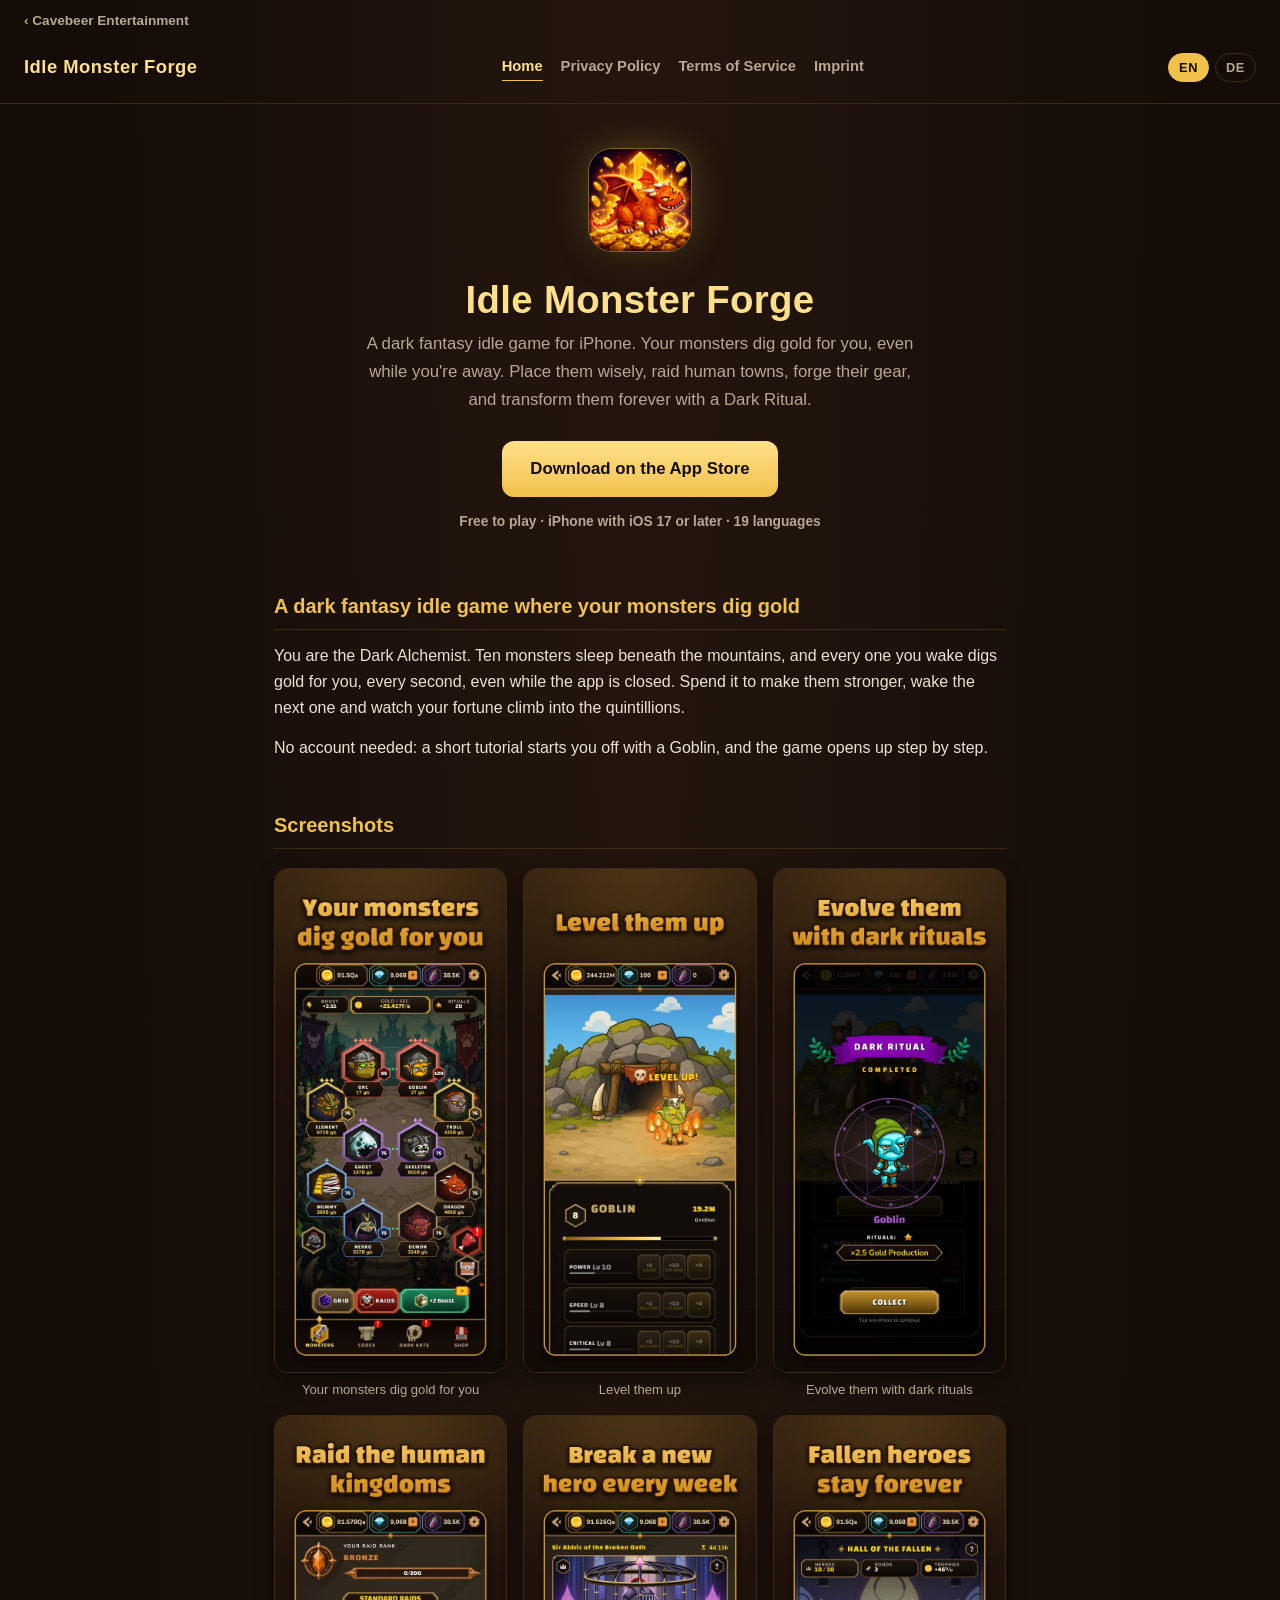
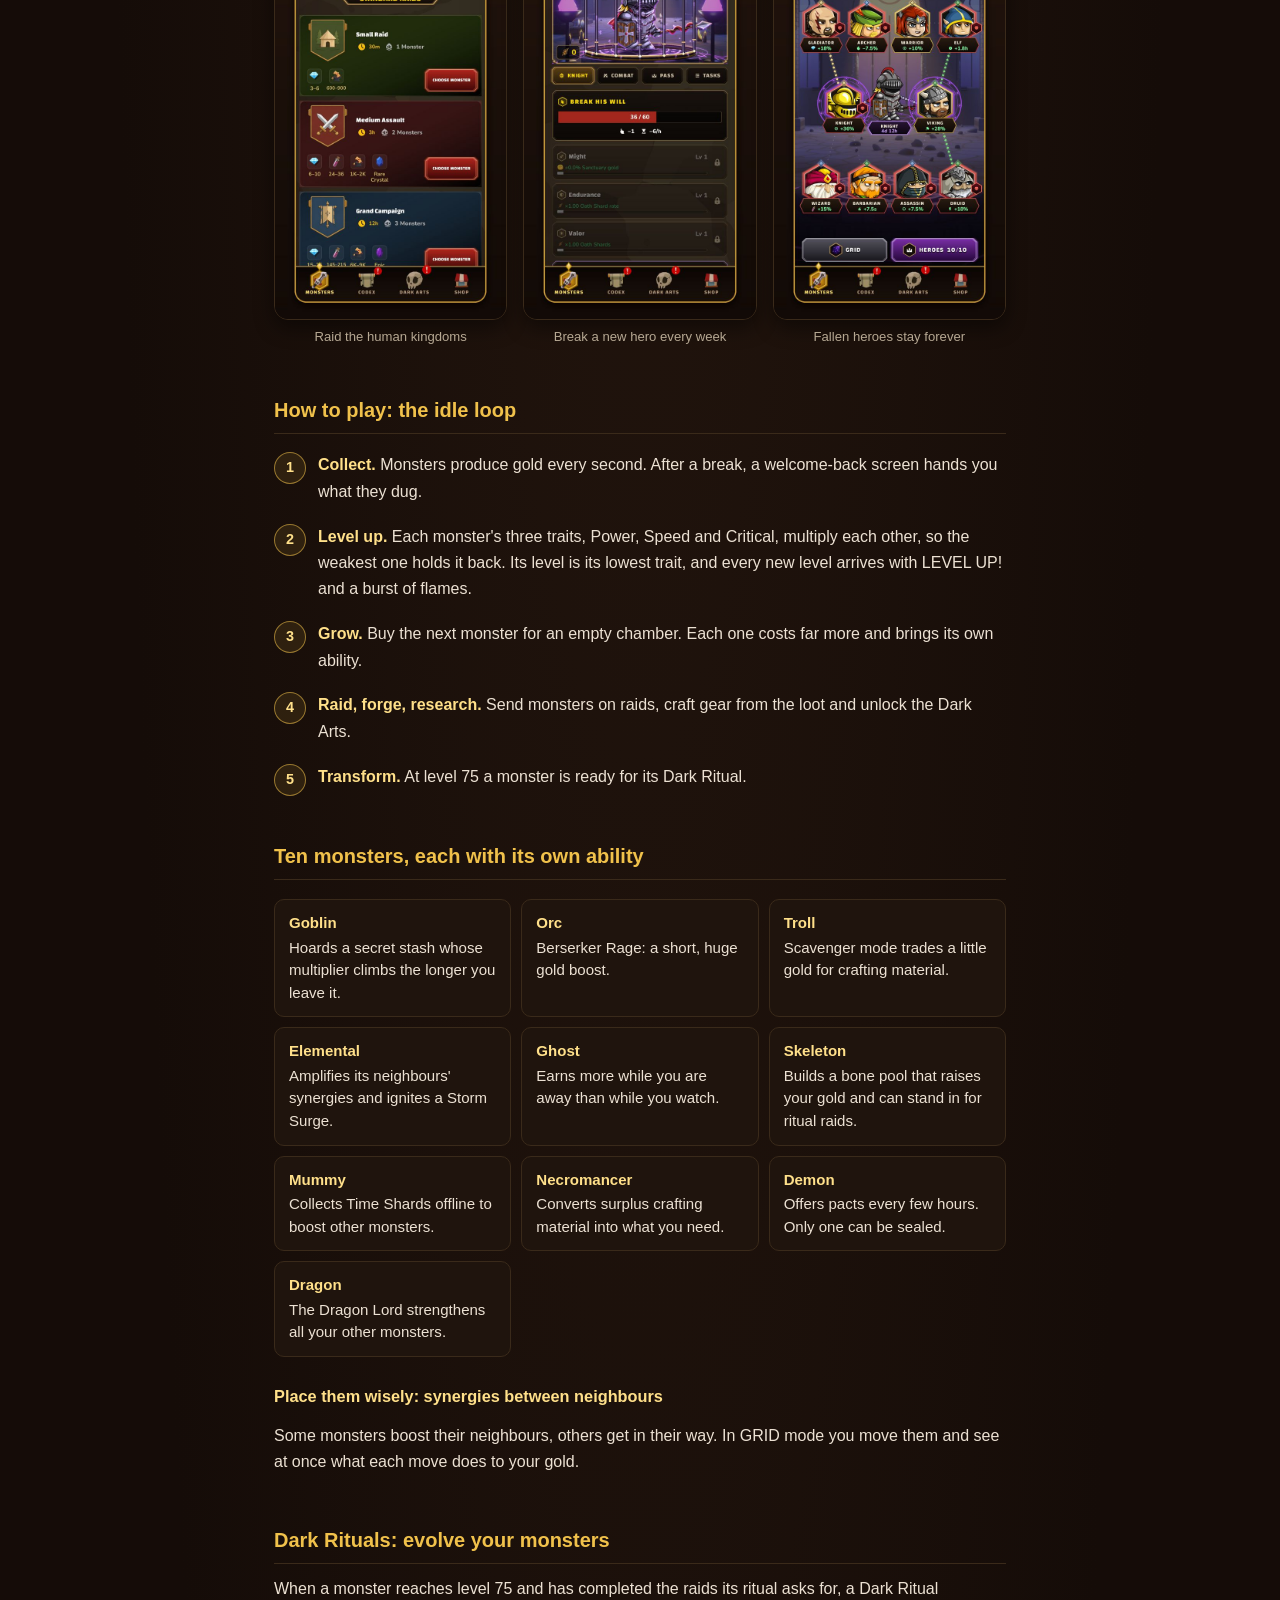
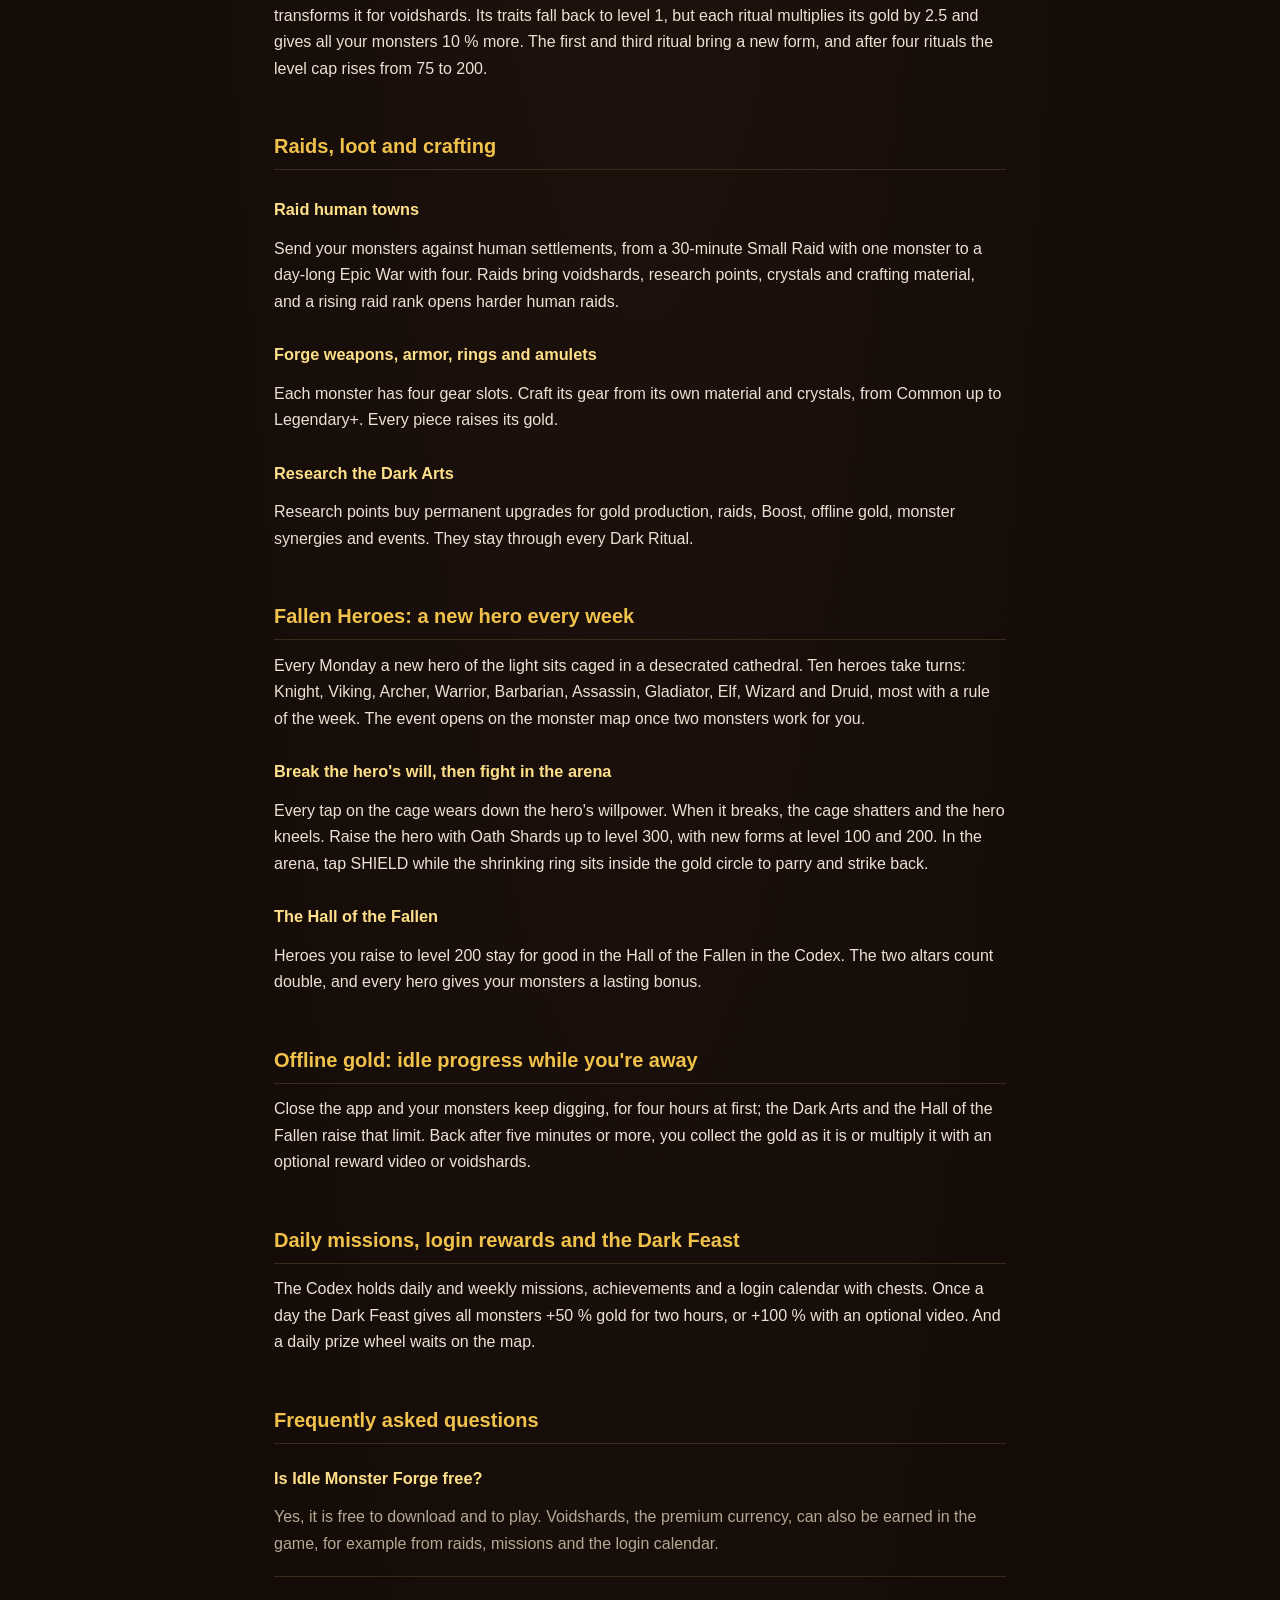
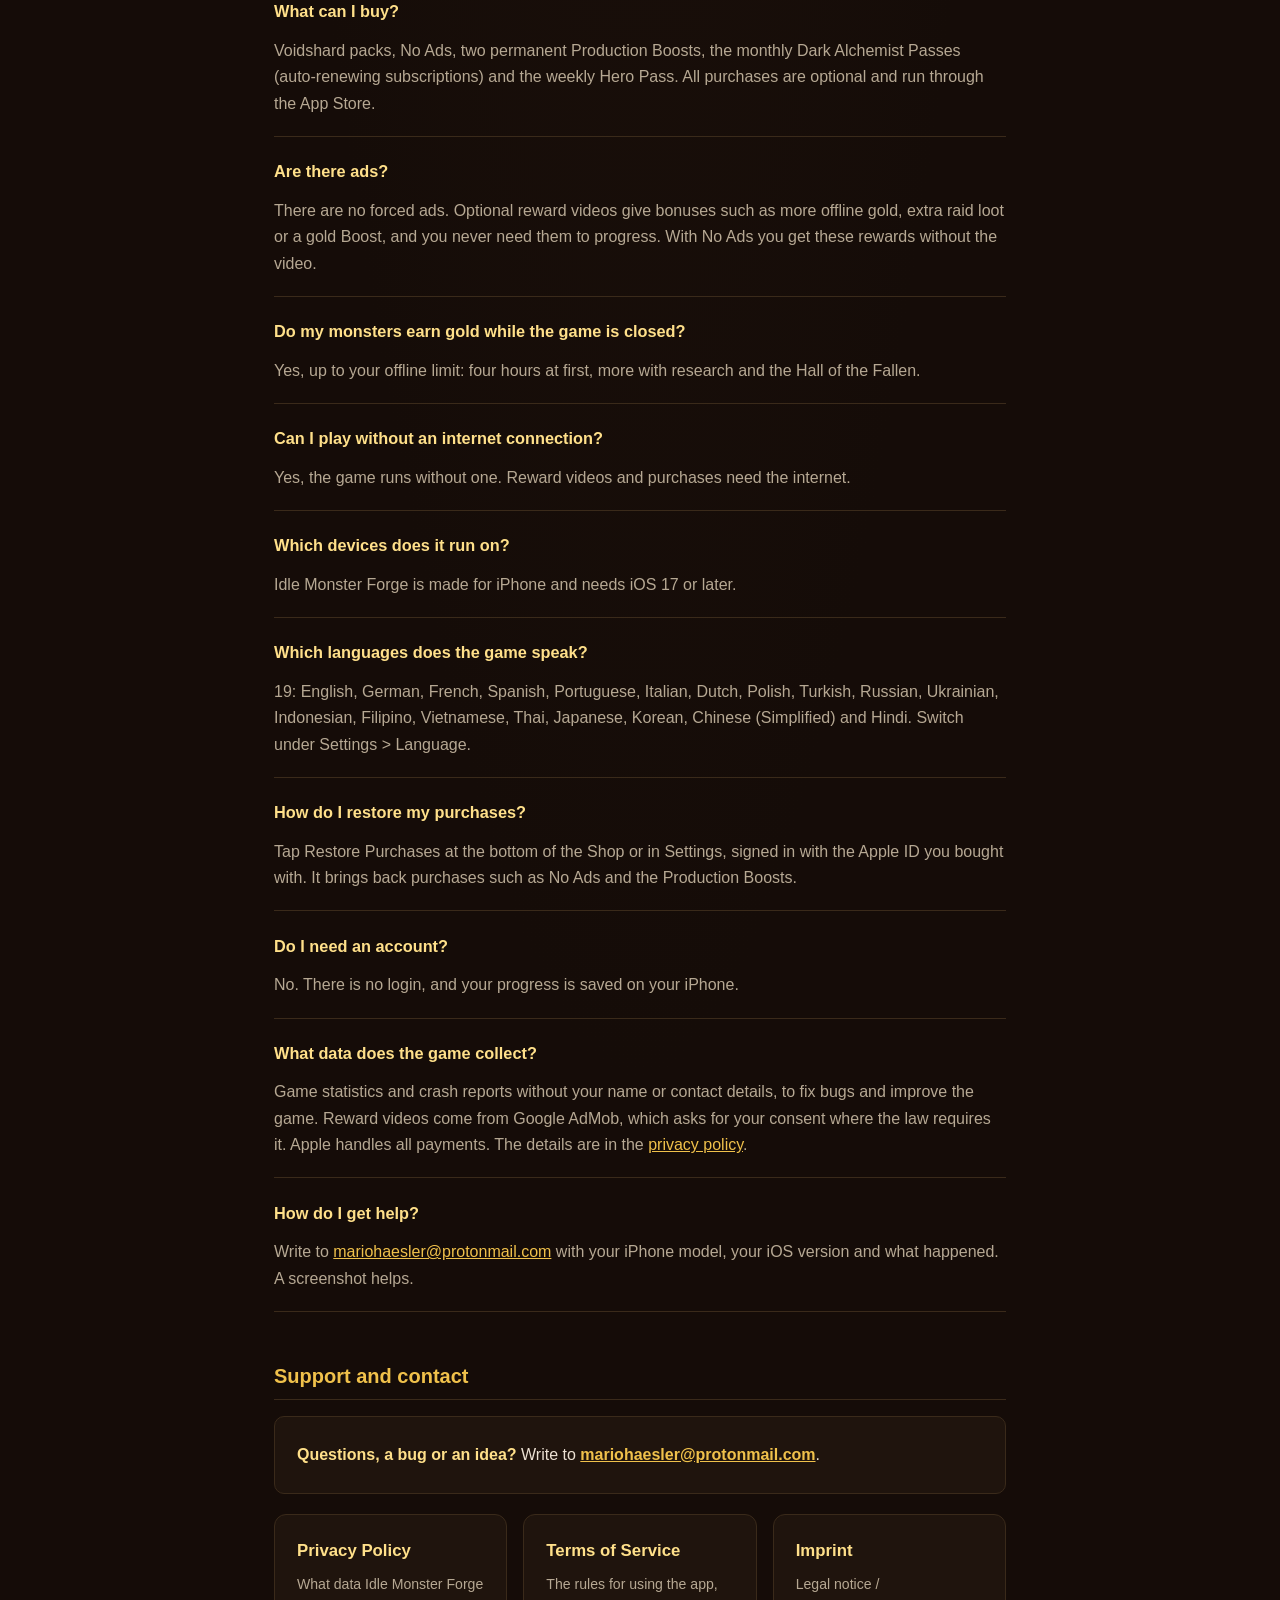
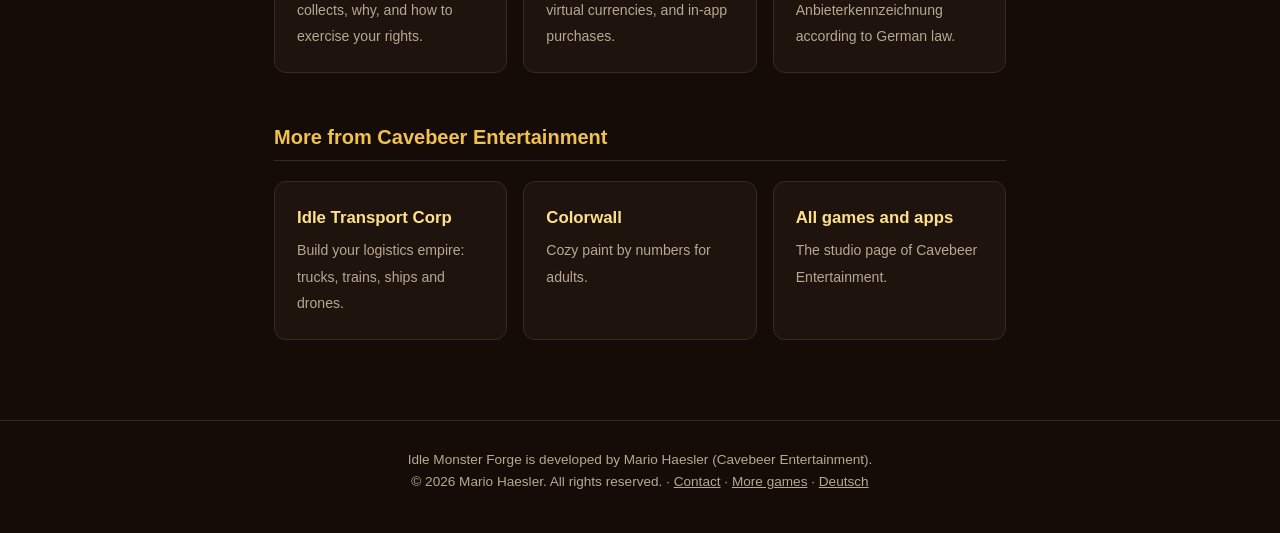
<file: index.html>
<!DOCTYPE html>
<html lang="en">
<head>
<meta charset="UTF-8">
<meta name="viewport" content="width=device-width, initial-scale=1.0">
<title>Idle Monster Forge: Dark Fantasy Idle Game for iPhone</title>
<meta name="description" content="Idle Monster Forge is a free dark fantasy idle game for iPhone. Ten monsters dig gold for you, even while you're away. Raid towns, forge gear, evolve them.">
<link rel="canonical" href="https://mario-coder-apps.github.io/idlemonsterforge-legal/">
<link rel="alternate" hreflang="en" href="https://mario-coder-apps.github.io/idlemonsterforge-legal/">
<link rel="alternate" hreflang="de" href="https://mario-coder-apps.github.io/idlemonsterforge-legal/de/">
<link rel="alternate" hreflang="x-default" href="https://mario-coder-apps.github.io/idlemonsterforge-legal/">
<meta name="apple-itunes-app" content="app-id=6797419820">
<meta name="theme-color" content="#150c08">
<meta name="color-scheme" content="dark">
<meta property="og:type" content="website">
<meta property="og:site_name" content="Cavebeer Entertainment">
<meta property="og:locale" content="en_US">
<meta property="og:locale:alternate" content="de_DE">
<meta property="og:title" content="Idle Monster Forge: Dark Fantasy Idle Game for iPhone">
<meta property="og:description" content="Your monsters dig gold for you, even while you're away. Place them wisely, raid human towns, forge their gear, and transform them with a Dark Ritual.">
<meta property="og:url" content="https://mario-coder-apps.github.io/idlemonsterforge-legal/">
<meta property="og:image" content="https://mario-coder-apps.github.io/idlemonsterforge-legal/og.jpg">
<meta property="og:image:width" content="1200">
<meta property="og:image:height" content="630">
<meta property="og:image:alt" content="Idle Monster Forge app icon and three screenshots: the monster map, a caged hero and a Dark Ritual">
<meta name="twitter:card" content="summary_large_image">
<meta name="twitter:title" content="Idle Monster Forge: Dark Fantasy Idle Game for iPhone">
<meta name="twitter:description" content="Your monsters dig gold for you, even while you're away. Place them wisely, raid human towns, forge their gear, and transform them with a Dark Ritual.">
<meta name="twitter:image" content="https://mario-coder-apps.github.io/idlemonsterforge-legal/og.jpg">
<meta name="twitter:image:alt" content="Idle Monster Forge app icon and three screenshots: the monster map, a caged hero and a Dark Ritual">
<link rel="icon" type="image/png" href="icon.png">
<link rel="apple-touch-icon" href="icon.png">
<link rel="stylesheet" href="style.css?v=5">
<script type="application/ld+json" id="ld-app">
{
  "@context": "https://schema.org",
  "@type": "MobileApplication",
  "name": "Idle Monster Forge",
  "operatingSystem": "iOS",
  "softwareRequirements": "iOS 17.0 or later, iPhone",
  "applicationCategory": "GameApplication",
  "description": "A dark fantasy idle game for iPhone. Your monsters dig gold for you, even while you're away. Place them wisely, raid human towns, forge their gear, and transform them forever with a Dark Ritual. Every week a new captive hero waits in the Fallen Heroes event.",
  "url": "https://mario-coder-apps.github.io/idlemonsterforge-legal/",
  "image": "https://mario-coder-apps.github.io/idlemonsterforge-legal/icon.png",
  "screenshot": [
    "https://mario-coder-apps.github.io/idlemonsterforge-legal/img/idle-monster-forge-monster-map.jpg",
    "https://mario-coder-apps.github.io/idlemonsterforge-legal/img/idle-monster-forge-level-up.jpg",
    "https://mario-coder-apps.github.io/idlemonsterforge-legal/img/idle-monster-forge-dark-ritual.jpg",
    "https://mario-coder-apps.github.io/idlemonsterforge-legal/img/idle-monster-forge-raids.jpg",
    "https://mario-coder-apps.github.io/idlemonsterforge-legal/img/idle-monster-forge-hero-event.jpg",
    "https://mario-coder-apps.github.io/idlemonsterforge-legal/img/idle-monster-forge-hall-of-the-fallen.jpg"
  ],
  "offers": {
    "@type": "Offer",
    "price": "0",
    "priceCurrency": "EUR"
  },
  "inLanguage": ["en", "de", "fr", "es", "pt", "it", "nl", "pl", "tr", "ru", "uk", "id", "fil", "vi", "th", "ja", "ko", "zh-Hans", "hi"],
  "publisher": {
    "@type": "Organization",
    "name": "Cavebeer Entertainment",
    "url": "https://mario-coder-apps.github.io/"
  },
  "downloadUrl": "https://apps.apple.com/app/idle-monster-forge/id6797419820",
  "installUrl": "https://apps.apple.com/app/idle-monster-forge/id6797419820"
}
</script>
<script type="application/ld+json" id="ld-faq">
{
  "@context": "https://schema.org",
  "@type": "FAQPage",
  "mainEntity": [
    {
      "@type": "Question",
      "name": "Is Idle Monster Forge free?",
      "acceptedAnswer": {
        "@type": "Answer",
        "text": "Yes, it is free to download and to play. Voidshards, the premium currency, can also be earned in the game, for example from raids, missions and the login calendar."
      }
    },
    {
      "@type": "Question",
      "name": "What can I buy?",
      "acceptedAnswer": {
        "@type": "Answer",
        "text": "Voidshard packs, No Ads, two permanent Production Boosts, the monthly Dark Alchemist Passes (auto-renewing subscriptions) and the weekly Hero Pass. All purchases are optional and run through the App Store."
      }
    },
    {
      "@type": "Question",
      "name": "Are there ads?",
      "acceptedAnswer": {
        "@type": "Answer",
        "text": "There are no forced ads. Optional reward videos give bonuses such as more offline gold, extra raid loot or a gold Boost, and you never need them to progress. With No Ads you get these rewards without the video."
      }
    },
    {
      "@type": "Question",
      "name": "Do my monsters earn gold while the game is closed?",
      "acceptedAnswer": {
        "@type": "Answer",
        "text": "Yes, up to your offline limit: four hours at first, more with research and the Hall of the Fallen."
      }
    },
    {
      "@type": "Question",
      "name": "Can I play without an internet connection?",
      "acceptedAnswer": {
        "@type": "Answer",
        "text": "Yes, the game runs without one. Reward videos and purchases need the internet."
      }
    },
    {
      "@type": "Question",
      "name": "Which devices does it run on?",
      "acceptedAnswer": {
        "@type": "Answer",
        "text": "Idle Monster Forge is made for iPhone and needs iOS 17 or later."
      }
    },
    {
      "@type": "Question",
      "name": "Which languages does the game speak?",
      "acceptedAnswer": {
        "@type": "Answer",
        "text": "19: English, German, French, Spanish, Portuguese, Italian, Dutch, Polish, Turkish, Russian, Ukrainian, Indonesian, Filipino, Vietnamese, Thai, Japanese, Korean, Chinese (Simplified) and Hindi. Switch under Settings > Language."
      }
    },
    {
      "@type": "Question",
      "name": "How do I restore my purchases?",
      "acceptedAnswer": {
        "@type": "Answer",
        "text": "Tap Restore Purchases at the bottom of the Shop or in Settings, signed in with the Apple ID you bought with. It brings back purchases such as No Ads and the Production Boosts."
      }
    },
    {
      "@type": "Question",
      "name": "Do I need an account?",
      "acceptedAnswer": {
        "@type": "Answer",
        "text": "No. There is no login, and your progress is saved on your iPhone."
      }
    },
    {
      "@type": "Question",
      "name": "What data does the game collect?",
      "acceptedAnswer": {
        "@type": "Answer",
        "text": "Game statistics and crash reports without your name or contact details, to fix bugs and improve the game. Reward videos come from Google AdMob, which asks for your consent where the law requires it. Apple handles all payments. The details are in the privacy policy."
      }
    },
    {
      "@type": "Question",
      "name": "How do I get help?",
      "acceptedAnswer": {
        "@type": "Answer",
        "text": "Write to mariohaesler@protonmail.com with your iPhone model, your iOS version and what happened. A screenshot helps."
      }
    }
  ]
}
</script>
</head>
<body class="app-page">

<a class="studio-back" href="../">&lsaquo; Cavebeer Entertainment</a>
<header class="site-header">
  <a href="./" class="brand">Idle Monster Forge</a>
  <nav class="site-nav" aria-label="Pages">
    <a href="./" class="active" aria-current="page">Home</a>
    <a href="privacy.html">Privacy Policy</a>
    <a href="terms.html">Terms of Service</a>
    <a href="impressum.html">Imprint</a>
  </nav>
  <nav class="lang-switch" aria-label="Language">
    <a href="./" hreflang="en" lang="en" aria-current="true">EN</a>
    <a href="de/" hreflang="de" lang="de">DE</a>
  </nav>
</header>

<div class="hero">
  <img class="app-icon" src="icon.png" alt="Idle Monster Forge app icon: a fire dragon on a heap of gold coins" width="104" height="104">
  <h1>Idle Monster Forge</h1>
  <p class="tagline">A dark fantasy idle game for iPhone. Your monsters dig gold for you, even while you're away. Place them wisely, raid human towns, forge their gear, and transform them forever with a Dark Ritual.</p>
  <a class="store-button" id="store" href="https://apps.apple.com/app/idle-monster-forge/id6797419820">Download on the App Store</a>
  <p class="platform">Free to play &middot; iPhone with iOS 17 or later &middot; 19 languages</p>
  <div class="iab" id="iab" hidden>
    <div class="iab-arrow" aria-hidden="true">&#8599;</div>
    <p class="iab-title">This browser can't open the App Store</p>
    <ol>
      <li>Tap <strong>&bull;&bull;&bull;</strong> in the top right corner</li>
      <li>Choose <strong>Open in external browser</strong></li>
      <li>Tap <strong>Download on the App Store</strong> there</li>
    </ol>
    <button class="iab-button" type="button" id="copy-link">Or copy the App Store link</button>
  </div>
</div>

<main class="content">

  <section id="about">
    <h2>A dark fantasy idle game where your monsters dig gold</h2>
    <p>You are the Dark Alchemist. Ten monsters sleep beneath the mountains, and every one you wake digs gold for you, every second, even while the app is closed. Spend it to make them stronger, wake the next one and watch your fortune climb into the quintillions.</p>
    <p>No account needed: a short tutorial starts you off with a Goblin, and the game opens up step by step.</p>
  </section>

  <section id="screenshots">
    <h2>Screenshots</h2>
    <div class="shots">
      <figure>
        <img src="img/idle-monster-forge-monster-map.jpg" width="600" height="1304" loading="lazy" alt="The monster map of Idle Monster Forge: ten monsters in their chambers, gold per second and rituals at the top, GRID, RAIDS and Boost buttons below">
        <figcaption>Your monsters dig gold for you</figcaption>
      </figure>
      <figure>
        <img src="img/idle-monster-forge-level-up.jpg" width="600" height="1304" loading="lazy" alt="The Goblin in its cave with a LEVEL UP! burst of flames, below it the Power, Speed and Critical traits">
        <figcaption>Level them up</figcaption>
      </figure>
      <figure>
        <img src="img/idle-monster-forge-dark-ritual.jpg" width="600" height="1304" loading="lazy" alt="A completed Dark Ritual: the Goblin in its new form inside a glowing rune circle, ×2.5 gold production">
        <figcaption>Evolve them with dark rituals</figcaption>
      </figure>
      <figure>
        <img src="img/idle-monster-forge-raids.jpg" width="600" height="1304" loading="lazy" alt="The raid screen: raid rank Bronze and the standard raids Small Raid, Medium Assault and Grand Campaign with their loot">
        <figcaption>Raid the human kingdoms</figcaption>
      </figure>
      <figure>
        <img src="img/idle-monster-forge-hero-event.jpg" width="600" height="1304" loading="lazy" alt="The weekly hero event: a knight locked in a golden cage in a dark cathedral, his willpower bar at 36 of 60">
        <figcaption>Break a new hero every week</figcaption>
      </figure>
      <figure>
        <img src="img/idle-monster-forge-hall-of-the-fallen.jpg" width="600" height="1304" loading="lazy" alt="The Hall of the Fallen: ten fallen heroes in their chambers around two glowing altars, each with a bonus for the monsters">
        <figcaption>Fallen heroes stay forever</figcaption>
      </figure>
    </div>
  </section>

  <section id="how-to-play">
    <h2>How to play: the idle loop</h2>
    <ol class="steps">
      <li><strong>Collect.</strong> Monsters produce gold every second. After a break, a welcome-back screen hands you what they dug.</li>
      <li><strong>Level up.</strong> Each monster's three traits, Power, Speed and Critical, multiply each other, so the weakest one holds it back. Its level is its lowest trait, and every new level arrives with LEVEL UP! and a burst of flames.</li>
      <li><strong>Grow.</strong> Buy the next monster for an empty chamber. Each one costs far more and brings its own ability.</li>
      <li><strong>Raid, forge, research.</strong> Send monsters on raids, craft gear from the loot and unlock the Dark Arts.</li>
      <li><strong>Transform.</strong> At level 75 a monster is ready for its Dark Ritual.</li>
    </ol>
  </section>

  <section id="monsters">
    <h2>Ten monsters, each with its own ability</h2>
    <ul class="monster-list">
      <li><strong>Goblin</strong> Hoards a secret stash whose multiplier climbs the longer you leave it.</li>
      <li><strong>Orc</strong> Berserker Rage: a short, huge gold boost.</li>
      <li><strong>Troll</strong> Scavenger mode trades a little gold for crafting material.</li>
      <li><strong>Elemental</strong> Amplifies its neighbours' synergies and ignites a Storm Surge.</li>
      <li><strong>Ghost</strong> Earns more while you are away than while you watch.</li>
      <li><strong>Skeleton</strong> Builds a bone pool that raises your gold and can stand in for ritual raids.</li>
      <li><strong>Mummy</strong> Collects Time Shards offline to boost other monsters.</li>
      <li><strong>Necromancer</strong> Converts surplus crafting material into what you need.</li>
      <li><strong>Demon</strong> Offers pacts every few hours. Only one can be sealed.</li>
      <li><strong>Dragon</strong> The Dragon Lord strengthens all your other monsters.</li>
    </ul>
    <h3>Place them wisely: synergies between neighbours</h3>
    <p>Some monsters boost their neighbours, others get in their way. In GRID mode you move them and see at once what each move does to your gold.</p>
  </section>

  <section id="rituals">
    <h2>Dark Rituals: evolve your monsters</h2>
    <p>When a monster reaches level 75 and has completed the raids its ritual asks for, a Dark Ritual transforms it for voidshards. Its traits fall back to level 1, but each ritual multiplies its gold by 2.5 and gives all your monsters 10&nbsp;% more. The first and third ritual bring a new form, and after four rituals the level cap rises from 75 to 200.</p>
  </section>

  <section id="raids">
    <h2>Raids, loot and crafting</h2>
    <h3>Raid human towns</h3>
    <p>Send your monsters against human settlements, from a 30-minute Small Raid with one monster to a day-long Epic War with four. Raids bring voidshards, research points, crystals and crafting material, and a rising raid rank opens harder human raids.</p>
    <h3>Forge weapons, armor, rings and amulets</h3>
    <p>Each monster has four gear slots. Craft its gear from its own material and crystals, from Common up to Legendary+. Every piece raises its gold.</p>
    <h3>Research the Dark Arts</h3>
    <p>Research points buy permanent upgrades for gold production, raids, Boost, offline gold, monster synergies and events. They stay through every Dark Ritual.</p>
  </section>

  <section id="fallen-heroes">
    <h2>Fallen Heroes: a new hero every week</h2>
    <p>Every Monday a new hero of the light sits caged in a desecrated cathedral. Ten heroes take turns: Knight, Viking, Archer, Warrior, Barbarian, Assassin, Gladiator, Elf, Wizard and Druid, most with a rule of the week. The event opens on the monster map once two monsters work for you.</p>
    <h3>Break the hero's will, then fight in the arena</h3>
    <p>Every tap on the cage wears down the hero's willpower. When it breaks, the cage shatters and the hero kneels. Raise the hero with Oath Shards up to level 300, with new forms at level 100 and 200. In the arena, tap SHIELD while the shrinking ring sits inside the gold circle to parry and strike back.</p>
    <h3>The Hall of the Fallen</h3>
    <p>Heroes you raise to level 200 stay for good in the Hall of the Fallen in the Codex. The two altars count double, and every hero gives your monsters a lasting bonus.</p>
  </section>

  <section id="offline-gold">
    <h2>Offline gold: idle progress while you're away</h2>
    <p>Close the app and your monsters keep digging, for four hours at first; the Dark Arts and the Hall of the Fallen raise that limit. Back after five minutes or more, you collect the gold as it is or multiply it with an optional reward video or voidshards.</p>
  </section>

  <section id="daily">
    <h2>Daily missions, login rewards and the Dark Feast</h2>
    <p>The Codex holds daily and weekly missions, achievements and a login calendar with chests. Once a day the Dark Feast gives all monsters +50&nbsp;% gold for two hours, or +100&nbsp;% with an optional video. And a daily prize wheel waits on the map.</p>
  </section>

  <section id="faq">
    <h2>Frequently asked questions</h2>
    <div class="faq">
      <div class="faq-item">
        <h3>Is Idle Monster Forge free?</h3>
        <p>Yes, it is free to download and to play. Voidshards, the premium currency, can also be earned in the game, for example from raids, missions and the login calendar.</p>
      </div>
      <div class="faq-item">
        <h3>What can I buy?</h3>
        <p>Voidshard packs, No Ads, two permanent Production Boosts, the monthly Dark Alchemist Passes (auto-renewing subscriptions) and the weekly Hero Pass. All purchases are optional and run through the App Store.</p>
      </div>
      <div class="faq-item">
        <h3>Are there ads?</h3>
        <p>There are no forced ads. Optional reward videos give bonuses such as more offline gold, extra raid loot or a gold Boost, and you never need them to progress. With No Ads you get these rewards without the video.</p>
      </div>
      <div class="faq-item">
        <h3>Do my monsters earn gold while the game is closed?</h3>
        <p>Yes, up to your offline limit: four hours at first, more with research and the Hall of the Fallen.</p>
      </div>
      <div class="faq-item">
        <h3>Can I play without an internet connection?</h3>
        <p>Yes, the game runs without one. Reward videos and purchases need the internet.</p>
      </div>
      <div class="faq-item">
        <h3>Which devices does it run on?</h3>
        <p>Idle Monster Forge is made for iPhone and needs iOS 17 or later.</p>
      </div>
      <div class="faq-item">
        <h3>Which languages does the game speak?</h3>
        <p>19: English, German, French, Spanish, Portuguese, Italian, Dutch, Polish, Turkish, Russian, Ukrainian, Indonesian, Filipino, Vietnamese, Thai, Japanese, Korean, Chinese (Simplified) and Hindi. Switch under Settings &gt; Language.</p>
      </div>
      <div class="faq-item">
        <h3>How do I restore my purchases?</h3>
        <p>Tap Restore Purchases at the bottom of the Shop or in Settings, signed in with the Apple ID you bought with. It brings back purchases such as No Ads and the Production Boosts.</p>
      </div>
      <div class="faq-item">
        <h3>Do I need an account?</h3>
        <p>No. There is no login, and your progress is saved on your iPhone.</p>
      </div>
      <div class="faq-item">
        <h3>What data does the game collect?</h3>
        <p>Game statistics and crash reports without your name or contact details, to fix bugs and improve the game. Reward videos come from Google AdMob, which asks for your consent where the law requires it. Apple handles all payments. The details are in the <a href="privacy.html">privacy policy</a>.</p>
      </div>
      <div class="faq-item">
        <h3>How do I get help?</h3>
        <p>Write to <a href="mailto:mariohaesler@protonmail.com">mariohaesler@protonmail.com</a> with your iPhone model, your iOS version and what happened. A screenshot helps.</p>
      </div>
    </div>
  </section>

  <section id="support">
    <h2>Support and contact</h2>
    <div class="contact-block">
      <p><strong>Questions, a bug or an idea?</strong> Write to <a href="mailto:mariohaesler@protonmail.com">mariohaesler@protonmail.com</a>.</p>
    </div>
    <div class="link-grid">
      <a class="link-card" href="privacy.html">
        <span class="link-title">Privacy Policy</span>
        <span class="link-desc">What data Idle Monster Forge collects, why, and how to exercise your rights.</span>
      </a>
      <a class="link-card" href="terms.html">
        <span class="link-title">Terms of Service</span>
        <span class="link-desc">The rules for using the app, virtual currencies, and in-app purchases.</span>
      </a>
      <a class="link-card" href="impressum.html">
        <span class="link-title">Imprint</span>
        <span class="link-desc">Legal notice / Anbieterkennzeichnung according to German law.</span>
      </a>
    </div>
  </section>

  <section id="more-games">
    <h2>More from Cavebeer Entertainment</h2>
    <div class="link-grid">
      <a class="link-card" href="../idletransportcorp-legal/">
        <span class="link-title">Idle Transport Corp</span>
        <span class="link-desc">Build your logistics empire: trucks, trains, ships and drones.</span>
      </a>
      <a class="link-card" href="../colorwall-legal/">
        <span class="link-title">Colorwall</span>
        <span class="link-desc">Cozy paint by numbers for adults.</span>
      </a>
      <a class="link-card" href="../">
        <span class="link-title">All games and apps</span>
        <span class="link-desc">The studio page of Cavebeer Entertainment.</span>
      </a>
    </div>
  </section>

</main>

<footer class="site-footer">
  Idle Monster Forge is developed by Mario Haesler (Cavebeer Entertainment).<br>
  &copy; 2026 Mario Haesler. All rights reserved. &middot;
  <a href="mailto:mariohaesler@protonmail.com">Contact</a> &middot;
  <a href="../">More games</a> &middot;
  <a href="de/" hreflang="de" lang="de">Deutsch</a>
</footer>

<script>
  // Instagram, Facebook and TikTok open links in their own in-app browser, which shows a blank page for the App Store
  // (Apple answers an iPhone with a redirect to itms-appss://, which the in-app browser does not hand over; it blocks
  // x-safari-https:// too). There the page shows the way out through the browser's menu and the link to copy.
  (function () {
    var ua = navigator.userAgent || "";
    var inApp = /Instagram|FBAN|FBAV|FB_IAB|TikTok|musical_ly|BytedanceWebview|Bytedance|Threads/i.test(ua);
    if (!inApp && !/[?&]iab\b/.test(location.search)) return;
    document.getElementById("iab").hidden = false;
    var store = document.getElementById("store");      // it only shows a blank page in here (tested 2026-11-04)
    store.hidden = true;
    store.style.display = "none";                      // also under a stylesheet cached from before
    var link = "https://apps.apple.com/app/idle-monster-forge/id6797419820";
    var btn = document.getElementById("copy-link");
    btn.addEventListener("click", function () {
      var done = function () { btn.textContent = "Copied. Open Safari and paste it"; };
      if (navigator.clipboard && navigator.clipboard.writeText) {
        navigator.clipboard.writeText(link).then(done, function () { prompt("Copy this link:", link); });
      } else {
        prompt("Copy this link:", link);
      }
    });
  })();
</script>

</body>
</html>
</file>
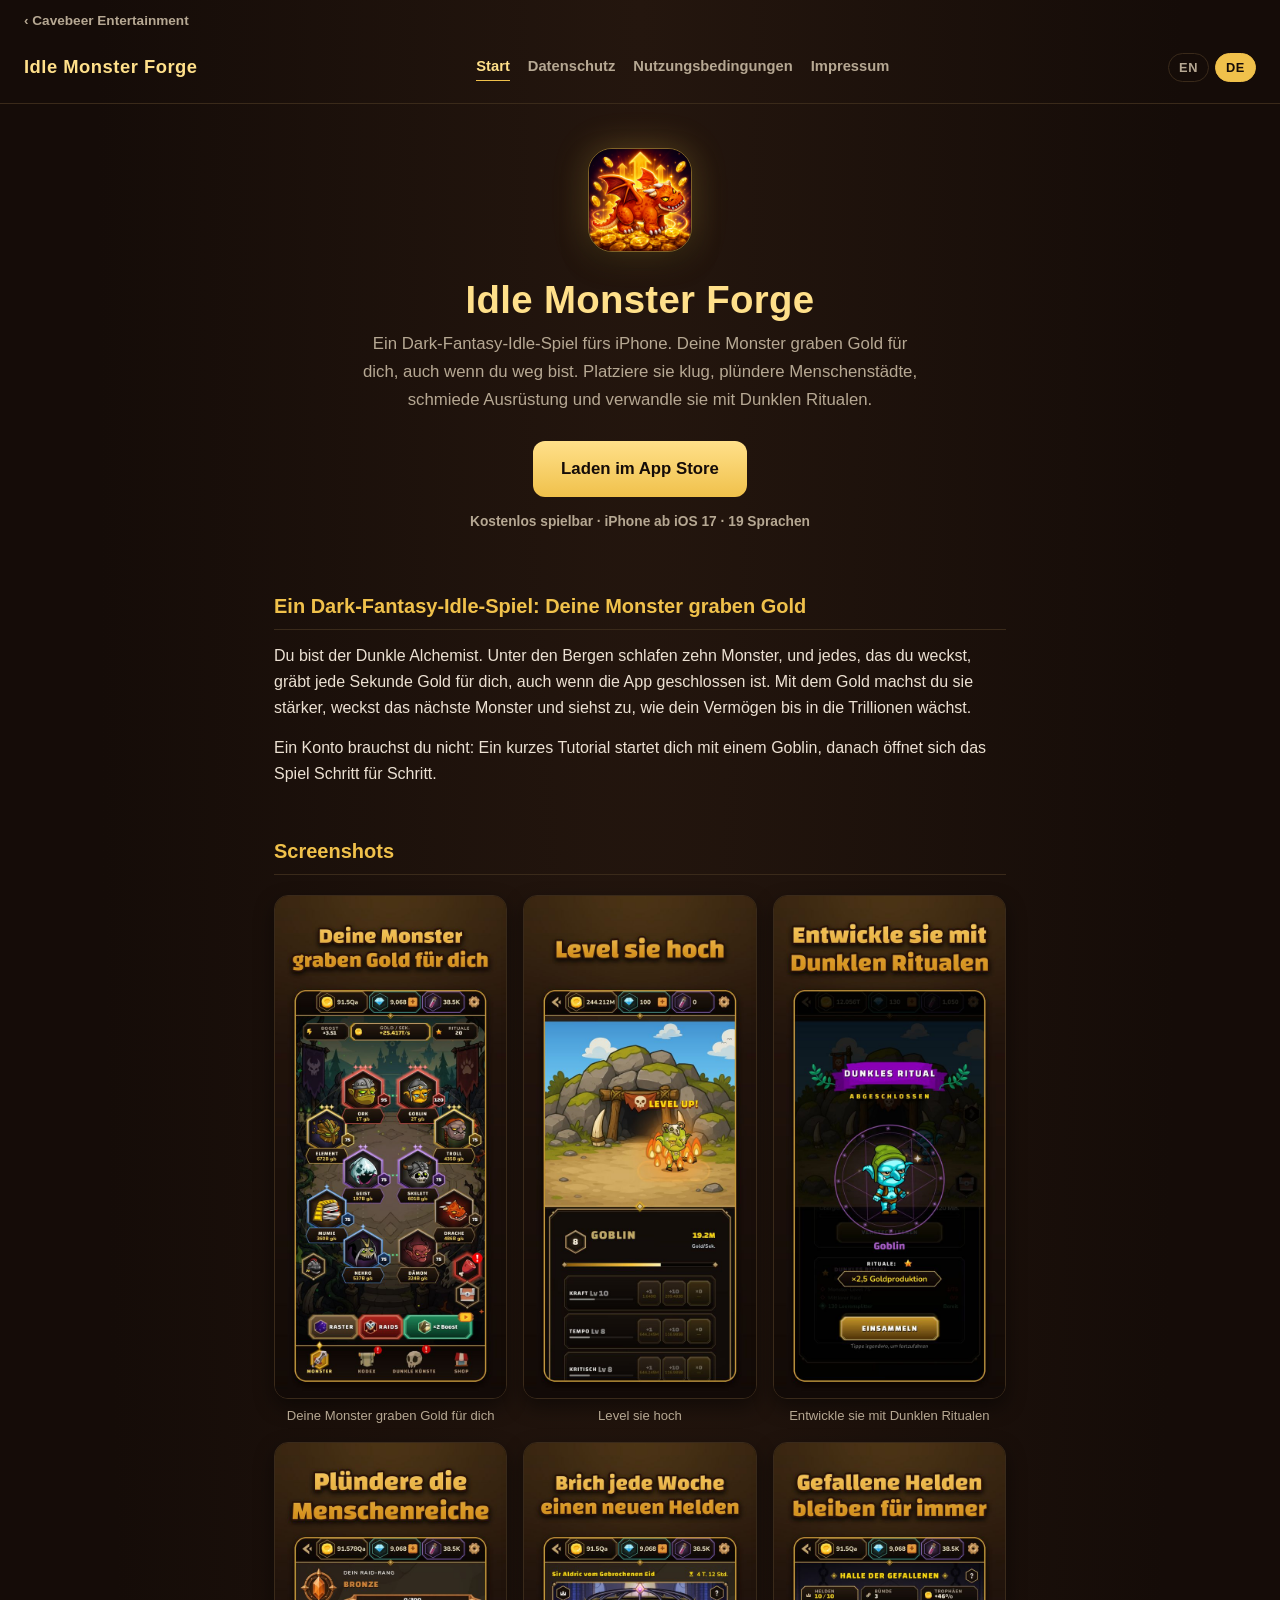
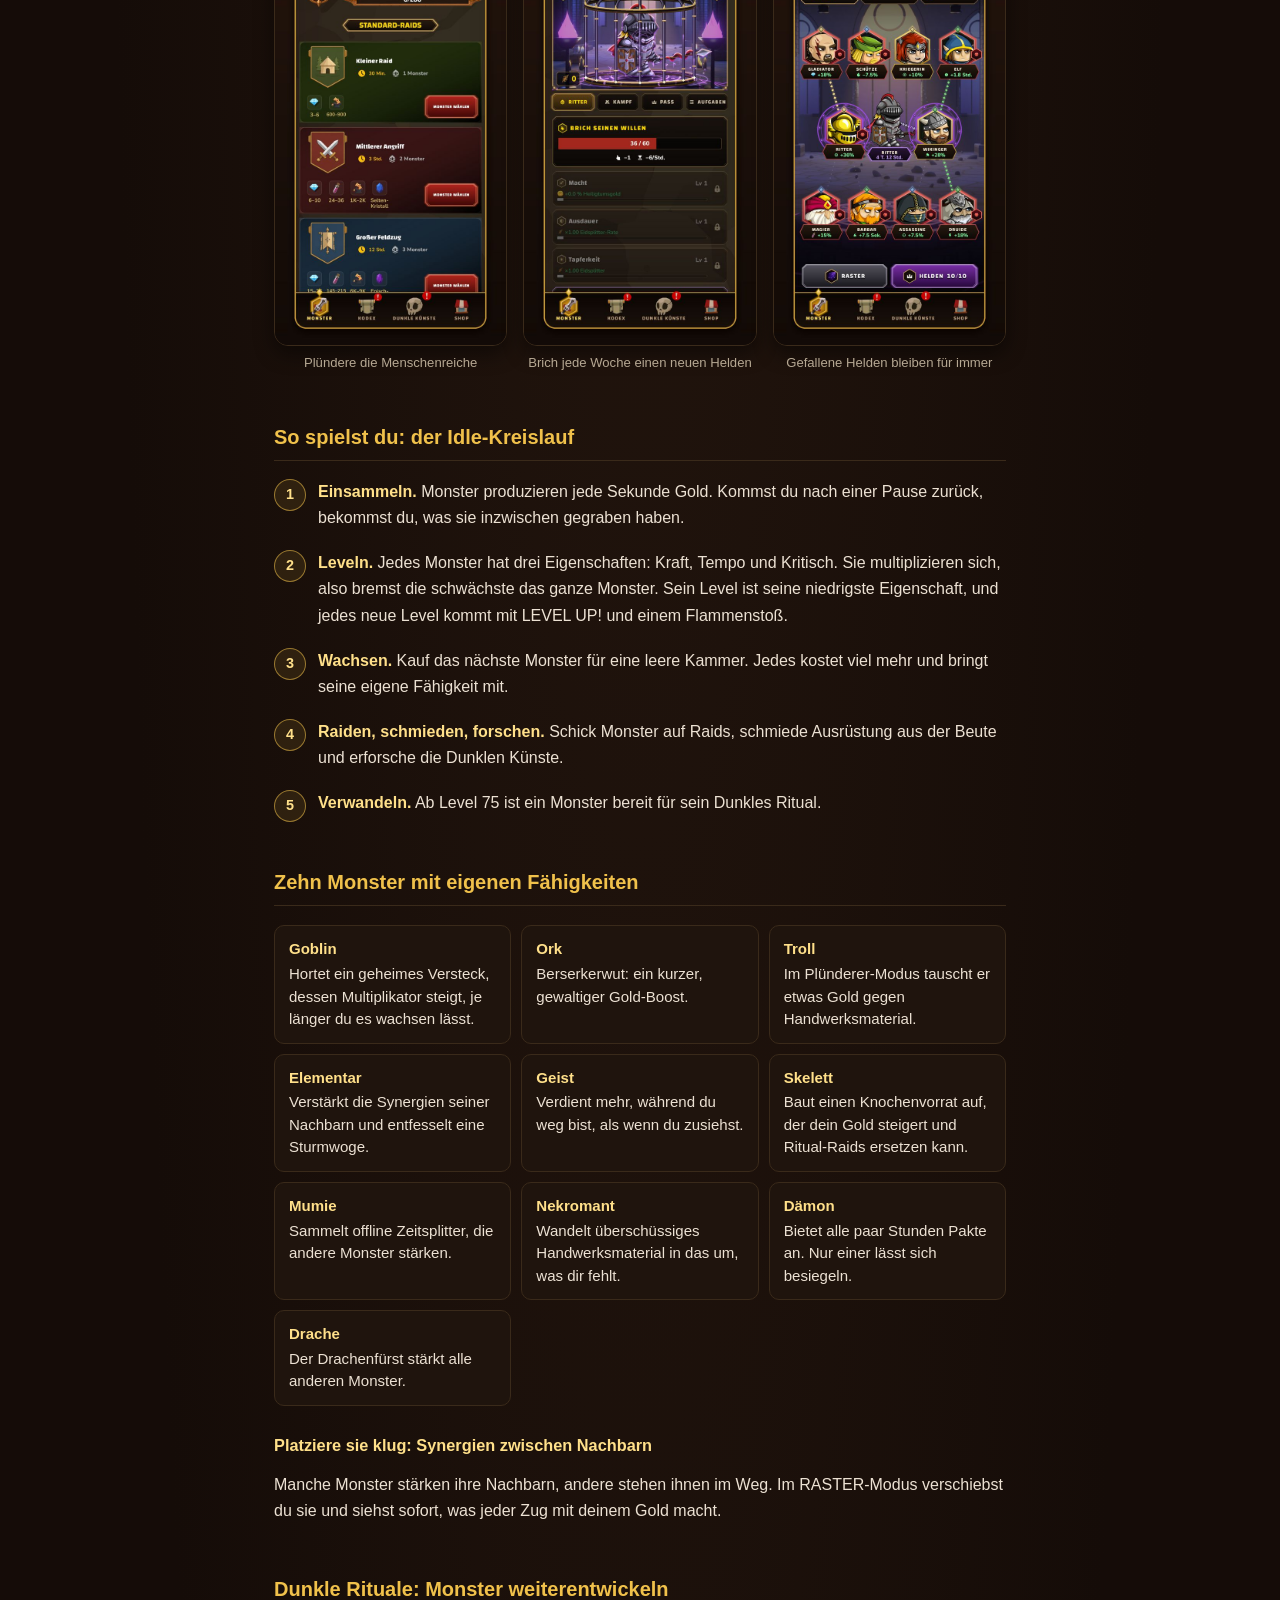
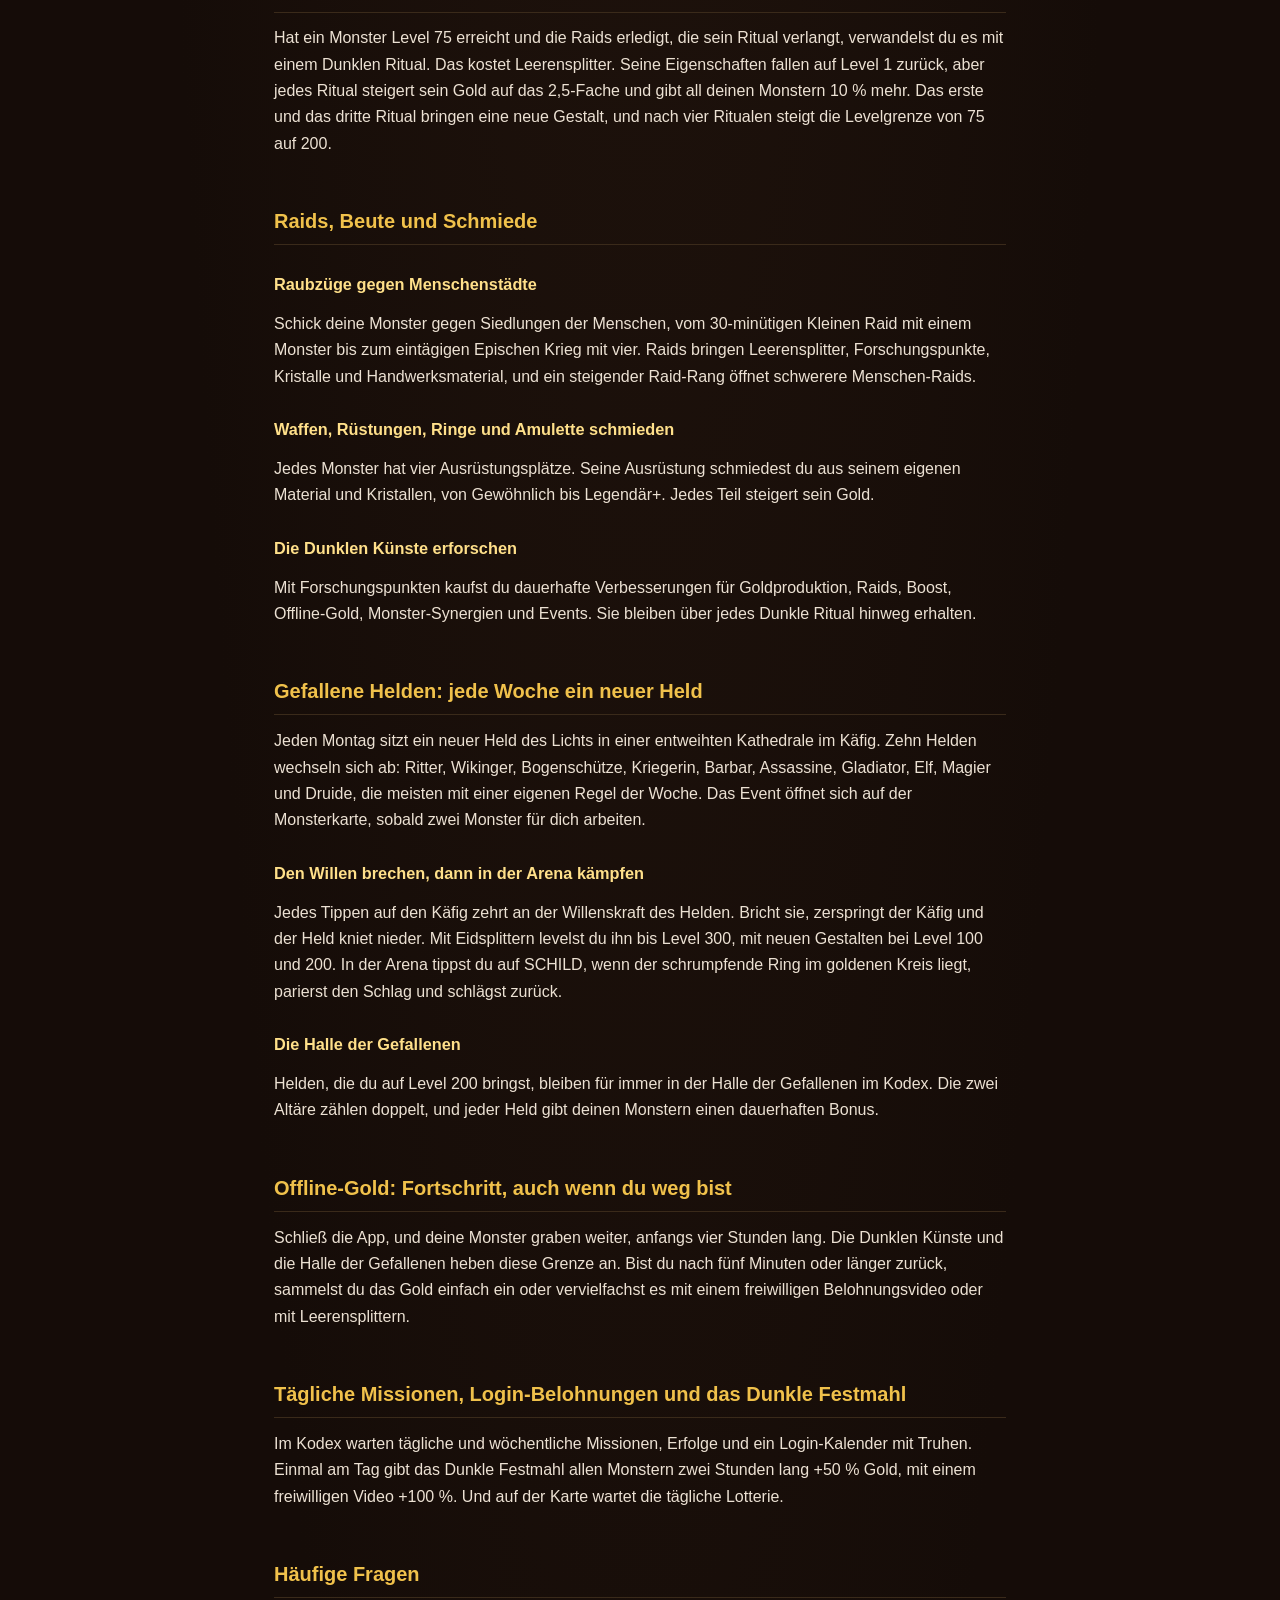
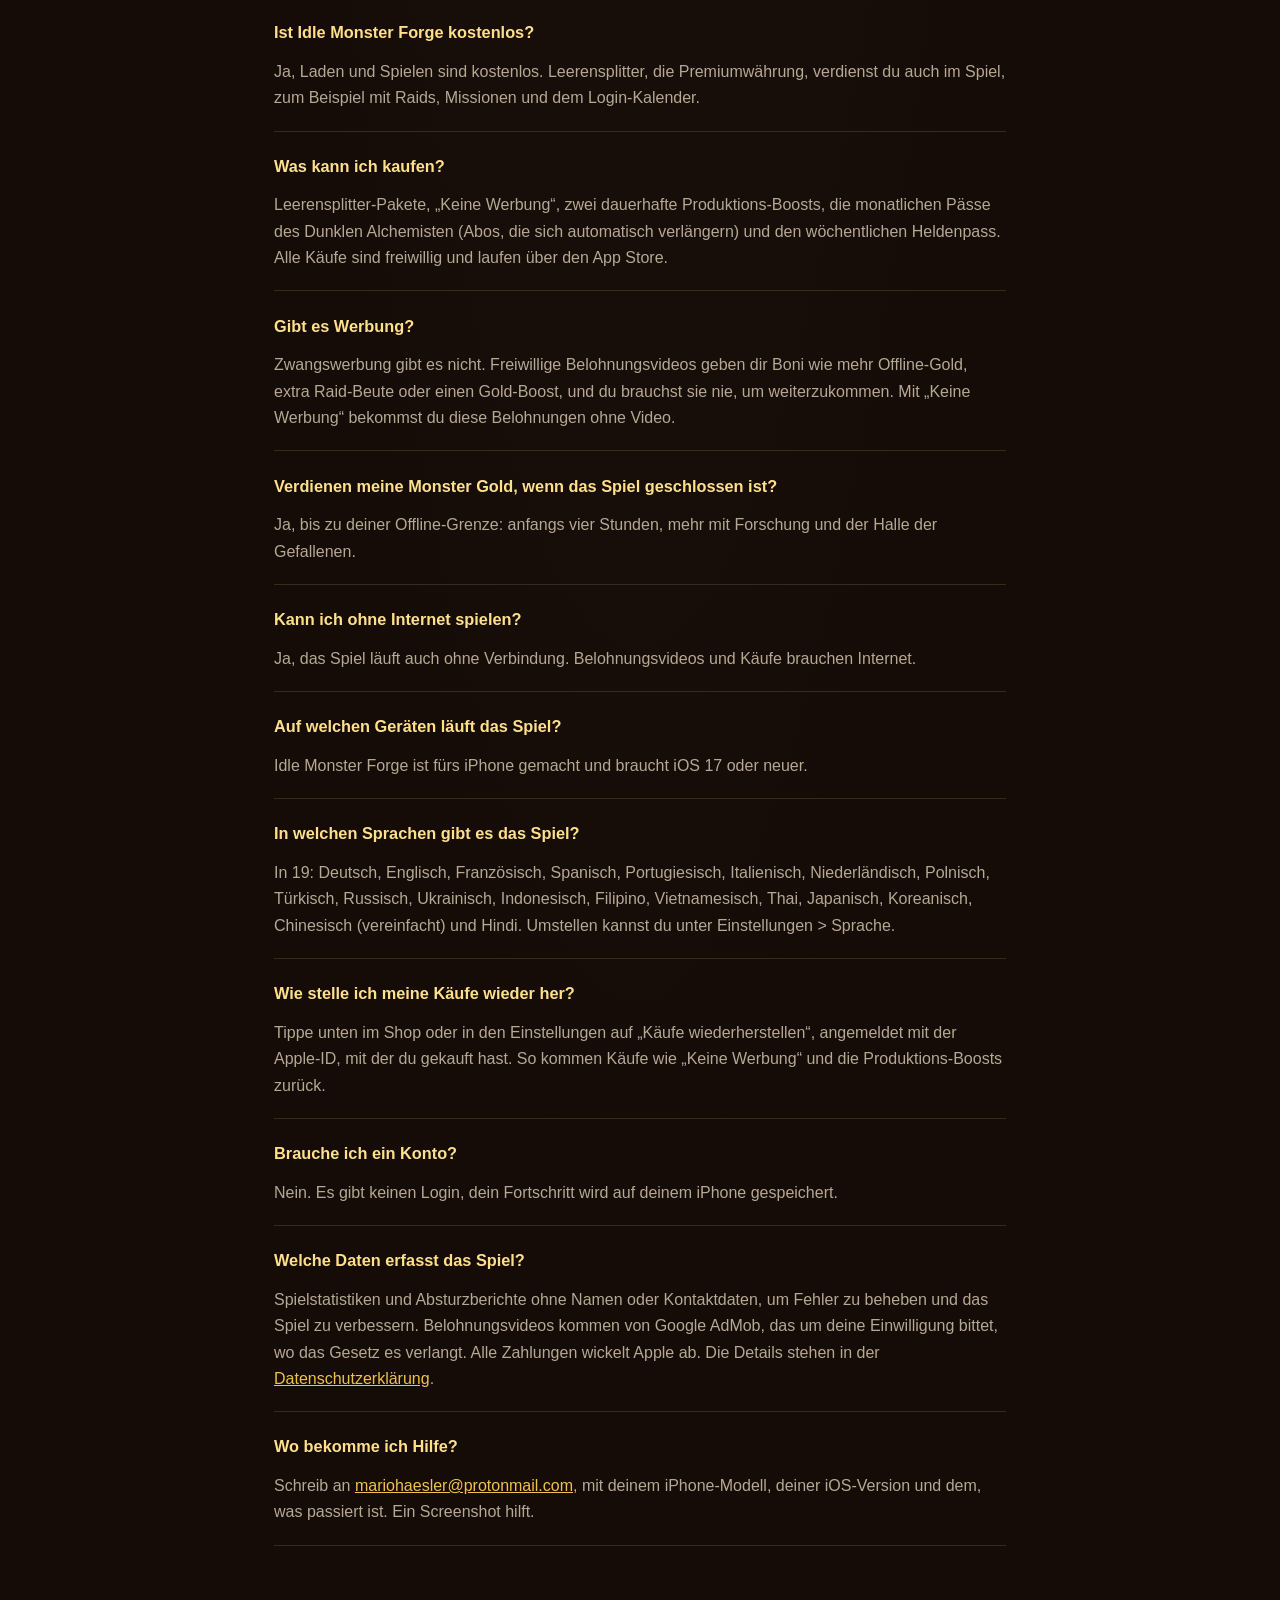
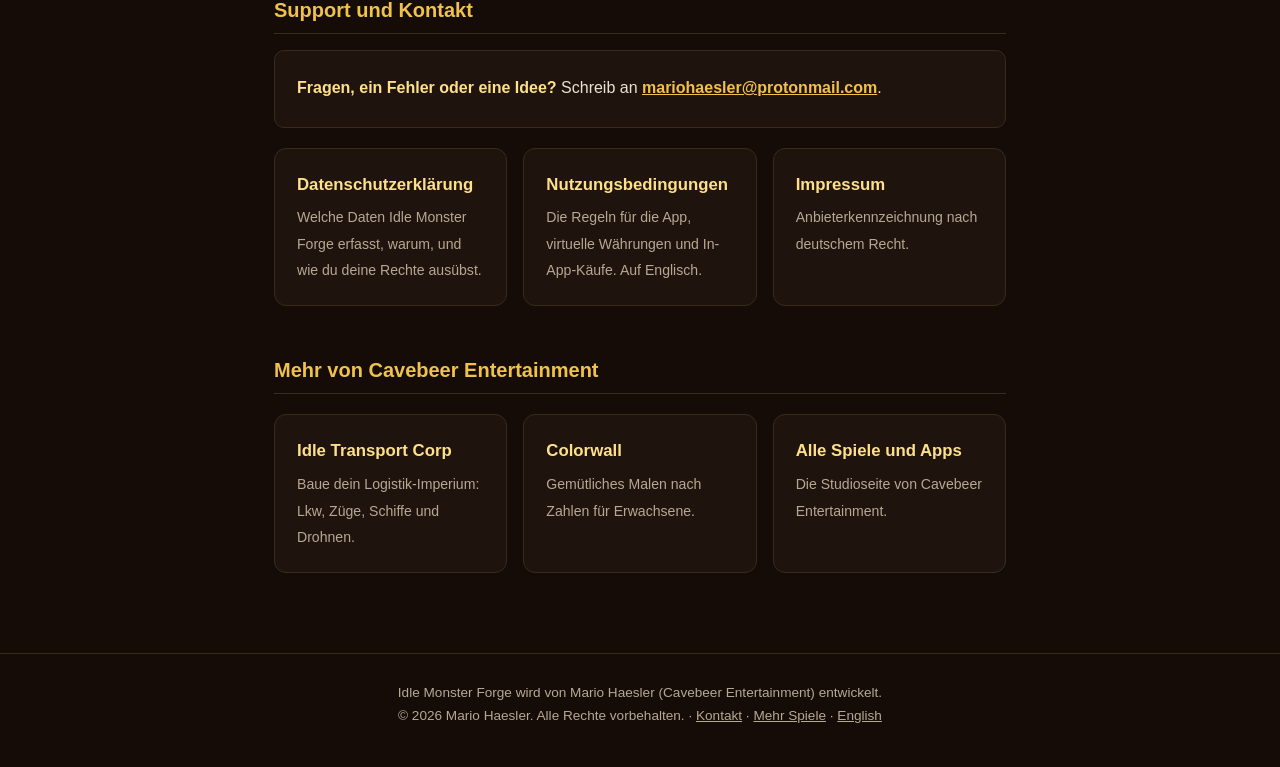
<file: de/index.html>
<!DOCTYPE html>
<html lang="de">
<head>
<meta charset="UTF-8">
<meta name="viewport" content="width=device-width, initial-scale=1.0">
<title>Idle Monster Forge: Dark-Fantasy-Idle-Spiel fürs iPhone</title>
<meta name="description" content="Idle Monster Forge ist ein kostenloses Dark-Fantasy-Idle-Spiel fürs iPhone. Zehn Monster graben Gold für dich, auch wenn du weg bist. Mit Raids und Ritualen.">
<link rel="canonical" href="https://mario-coder-apps.github.io/idlemonsterforge-legal/de/">
<link rel="alternate" hreflang="en" href="https://mario-coder-apps.github.io/idlemonsterforge-legal/">
<link rel="alternate" hreflang="de" href="https://mario-coder-apps.github.io/idlemonsterforge-legal/de/">
<link rel="alternate" hreflang="x-default" href="https://mario-coder-apps.github.io/idlemonsterforge-legal/">
<meta name="apple-itunes-app" content="app-id=6797419820">
<meta name="theme-color" content="#150c08">
<meta name="color-scheme" content="dark">
<meta property="og:type" content="website">
<meta property="og:site_name" content="Cavebeer Entertainment">
<meta property="og:locale" content="de_DE">
<meta property="og:locale:alternate" content="en_US">
<meta property="og:title" content="Idle Monster Forge: Dark-Fantasy-Idle-Spiel fürs iPhone">
<meta property="og:description" content="Deine Monster graben Gold für dich, auch wenn du weg bist. Platziere sie klug, plündere Menschenstädte, schmiede Ausrüstung und verwandle sie mit Dunklen Ritualen.">
<meta property="og:url" content="https://mario-coder-apps.github.io/idlemonsterforge-legal/de/">
<meta property="og:image" content="https://mario-coder-apps.github.io/idlemonsterforge-legal/de/og.jpg">
<meta property="og:image:width" content="1200">
<meta property="og:image:height" content="630">
<meta property="og:image:alt" content="App-Symbol von Idle Monster Forge und drei Screenshots: die Monsterkarte, ein Held im Käfig und ein Dunkles Ritual">
<meta name="twitter:card" content="summary_large_image">
<meta name="twitter:title" content="Idle Monster Forge: Dark-Fantasy-Idle-Spiel fürs iPhone">
<meta name="twitter:description" content="Deine Monster graben Gold für dich, auch wenn du weg bist. Platziere sie klug, plündere Menschenstädte, schmiede Ausrüstung und verwandle sie mit Dunklen Ritualen.">
<meta name="twitter:image" content="https://mario-coder-apps.github.io/idlemonsterforge-legal/de/og.jpg">
<meta name="twitter:image:alt" content="App-Symbol von Idle Monster Forge und drei Screenshots: die Monsterkarte, ein Held im Käfig und ein Dunkles Ritual">
<link rel="icon" type="image/png" href="../icon.png">
<link rel="apple-touch-icon" href="../icon.png">
<link rel="stylesheet" href="../style.css?v=5">
<script type="application/ld+json" id="ld-app">
{
  "@context": "https://schema.org",
  "@type": "MobileApplication",
  "name": "Idle Monster Forge",
  "operatingSystem": "iOS",
  "softwareRequirements": "iOS 17.0 oder neuer, iPhone",
  "applicationCategory": "GameApplication",
  "description": "Ein Dark-Fantasy-Idle-Spiel fürs iPhone. Deine Monster graben Gold für dich, auch wenn du weg bist. Platziere sie klug, plündere Menschenstädte, schmiede Ausrüstung und verwandle sie mit Dunklen Ritualen. Jede Woche wartet ein neuer gefangener Held im Event Gefallene Helden.",
  "url": "https://mario-coder-apps.github.io/idlemonsterforge-legal/de/",
  "image": "https://mario-coder-apps.github.io/idlemonsterforge-legal/icon.png",
  "screenshot": [
    "https://mario-coder-apps.github.io/idlemonsterforge-legal/de/img/idle-monster-forge-monsterkarte.jpg",
    "https://mario-coder-apps.github.io/idlemonsterforge-legal/de/img/idle-monster-forge-level-up.jpg",
    "https://mario-coder-apps.github.io/idlemonsterforge-legal/de/img/idle-monster-forge-dunkles-ritual.jpg",
    "https://mario-coder-apps.github.io/idlemonsterforge-legal/de/img/idle-monster-forge-raids.jpg",
    "https://mario-coder-apps.github.io/idlemonsterforge-legal/de/img/idle-monster-forge-helden-event.jpg",
    "https://mario-coder-apps.github.io/idlemonsterforge-legal/de/img/idle-monster-forge-halle-der-gefallenen.jpg"
  ],
  "offers": {
    "@type": "Offer",
    "price": "0",
    "priceCurrency": "EUR"
  },
  "inLanguage": ["en", "de", "fr", "es", "pt", "it", "nl", "pl", "tr", "ru", "uk", "id", "fil", "vi", "th", "ja", "ko", "zh-Hans", "hi"],
  "publisher": {
    "@type": "Organization",
    "name": "Cavebeer Entertainment",
    "url": "https://mario-coder-apps.github.io/"
  },
  "downloadUrl": "https://apps.apple.com/app/idle-monster-forge/id6797419820",
  "installUrl": "https://apps.apple.com/app/idle-monster-forge/id6797419820"
}
</script>
<script type="application/ld+json" id="ld-faq">
{
  "@context": "https://schema.org",
  "@type": "FAQPage",
  "mainEntity": [
    {
      "@type": "Question",
      "name": "Ist Idle Monster Forge kostenlos?",
      "acceptedAnswer": {
        "@type": "Answer",
        "text": "Ja, Laden und Spielen sind kostenlos. Leerensplitter, die Premiumwährung, verdienst du auch im Spiel, zum Beispiel mit Raids, Missionen und dem Login-Kalender."
      }
    },
    {
      "@type": "Question",
      "name": "Was kann ich kaufen?",
      "acceptedAnswer": {
        "@type": "Answer",
        "text": "Leerensplitter-Pakete, „Keine Werbung“, zwei dauerhafte Produktions-Boosts, die monatlichen Pässe des Dunklen Alchemisten (Abos, die sich automatisch verlängern) und den wöchentlichen Heldenpass. Alle Käufe sind freiwillig und laufen über den App Store."
      }
    },
    {
      "@type": "Question",
      "name": "Gibt es Werbung?",
      "acceptedAnswer": {
        "@type": "Answer",
        "text": "Zwangswerbung gibt es nicht. Freiwillige Belohnungsvideos geben dir Boni wie mehr Offline-Gold, extra Raid-Beute oder einen Gold-Boost, und du brauchst sie nie, um weiterzukommen. Mit „Keine Werbung“ bekommst du diese Belohnungen ohne Video."
      }
    },
    {
      "@type": "Question",
      "name": "Verdienen meine Monster Gold, wenn das Spiel geschlossen ist?",
      "acceptedAnswer": {
        "@type": "Answer",
        "text": "Ja, bis zu deiner Offline-Grenze: anfangs vier Stunden, mehr mit Forschung und der Halle der Gefallenen."
      }
    },
    {
      "@type": "Question",
      "name": "Kann ich ohne Internet spielen?",
      "acceptedAnswer": {
        "@type": "Answer",
        "text": "Ja, das Spiel läuft auch ohne Verbindung. Belohnungsvideos und Käufe brauchen Internet."
      }
    },
    {
      "@type": "Question",
      "name": "Auf welchen Geräten läuft das Spiel?",
      "acceptedAnswer": {
        "@type": "Answer",
        "text": "Idle Monster Forge ist fürs iPhone gemacht und braucht iOS 17 oder neuer."
      }
    },
    {
      "@type": "Question",
      "name": "In welchen Sprachen gibt es das Spiel?",
      "acceptedAnswer": {
        "@type": "Answer",
        "text": "In 19: Deutsch, Englisch, Französisch, Spanisch, Portugiesisch, Italienisch, Niederländisch, Polnisch, Türkisch, Russisch, Ukrainisch, Indonesisch, Filipino, Vietnamesisch, Thai, Japanisch, Koreanisch, Chinesisch (vereinfacht) und Hindi. Umstellen kannst du unter Einstellungen > Sprache."
      }
    },
    {
      "@type": "Question",
      "name": "Wie stelle ich meine Käufe wieder her?",
      "acceptedAnswer": {
        "@type": "Answer",
        "text": "Tippe unten im Shop oder in den Einstellungen auf „Käufe wiederherstellen“, angemeldet mit der Apple-ID, mit der du gekauft hast. So kommen Käufe wie „Keine Werbung“ und die Produktions-Boosts zurück."
      }
    },
    {
      "@type": "Question",
      "name": "Brauche ich ein Konto?",
      "acceptedAnswer": {
        "@type": "Answer",
        "text": "Nein. Es gibt keinen Login, dein Fortschritt wird auf deinem iPhone gespeichert."
      }
    },
    {
      "@type": "Question",
      "name": "Welche Daten erfasst das Spiel?",
      "acceptedAnswer": {
        "@type": "Answer",
        "text": "Spielstatistiken und Absturzberichte ohne Namen oder Kontaktdaten, um Fehler zu beheben und das Spiel zu verbessern. Belohnungsvideos kommen von Google AdMob, das um deine Einwilligung bittet, wo das Gesetz es verlangt. Alle Zahlungen wickelt Apple ab. Die Details stehen in der Datenschutzerklärung."
      }
    },
    {
      "@type": "Question",
      "name": "Wo bekomme ich Hilfe?",
      "acceptedAnswer": {
        "@type": "Answer",
        "text": "Schreib an mariohaesler@protonmail.com, mit deinem iPhone-Modell, deiner iOS-Version und dem, was passiert ist. Ein Screenshot hilft."
      }
    }
  ]
}
</script>
</head>
<body class="app-page">

<a class="studio-back" href="../../">&lsaquo; Cavebeer Entertainment</a>
<header class="site-header">
  <a href="./" class="brand">Idle Monster Forge</a>
  <nav class="site-nav" aria-label="Seiten">
    <a href="./" class="active" aria-current="page">Start</a>
    <a href="privacy.html">Datenschutz</a>
    <a href="../terms.html" hreflang="en">Nutzungsbedingungen</a>
    <a href="../impressum.html">Impressum</a>
  </nav>
  <nav class="lang-switch" aria-label="Sprache">
    <a href="../" hreflang="en" lang="en">EN</a>
    <a href="./" hreflang="de" lang="de" aria-current="true">DE</a>
  </nav>
</header>

<div class="hero">
  <img class="app-icon" src="../icon.png" alt="App-Symbol von Idle Monster Forge: ein Feuerdrache auf einem Haufen Goldmünzen" width="104" height="104">
  <h1>Idle Monster Forge</h1>
  <p class="tagline">Ein Dark-Fantasy-Idle-Spiel fürs iPhone. Deine Monster graben Gold für dich, auch wenn du weg bist. Platziere sie klug, plündere Menschenstädte, schmiede Ausrüstung und verwandle sie mit Dunklen Ritualen.</p>
  <a class="store-button" id="store" href="https://apps.apple.com/app/idle-monster-forge/id6797419820">Laden im App Store</a>
  <p class="platform">Kostenlos spielbar &middot; iPhone ab iOS 17 &middot; 19 Sprachen</p>
  <div class="iab" id="iab" hidden>
    <div class="iab-arrow" aria-hidden="true">&#8599;</div>
    <p class="iab-title">Dieser Browser kann den App Store nicht öffnen</p>
    <ol>
      <li>Tippe oben rechts auf <strong>&bull;&bull;&bull;</strong></li>
      <li>Wähle <strong>In externem Browser öffnen</strong></li>
      <li>Tippe dort auf <strong>Laden im App Store</strong></li>
    </ol>
    <button class="iab-button" type="button" id="copy-link">Oder den App-Store-Link kopieren</button>
  </div>
</div>

<main class="content">

  <section id="ueber-das-spiel">
    <h2>Ein Dark-Fantasy-Idle-Spiel: Deine Monster graben Gold</h2>
    <p>Du bist der Dunkle Alchemist. Unter den Bergen schlafen zehn Monster, und jedes, das du weckst, gräbt jede Sekunde Gold für dich, auch wenn die App geschlossen ist. Mit dem Gold machst du sie stärker, weckst das nächste Monster und siehst zu, wie dein Vermögen bis in die Trillionen wächst.</p>
    <p>Ein Konto brauchst du nicht: Ein kurzes Tutorial startet dich mit einem Goblin, danach öffnet sich das Spiel Schritt für Schritt.</p>
  </section>

  <section id="screenshots">
    <h2>Screenshots</h2>
    <div class="shots">
      <figure>
        <img src="img/idle-monster-forge-monsterkarte.jpg" width="600" height="1304" loading="lazy" alt="Die Monsterkarte von Idle Monster Forge: zehn Monster in ihren Kammern, oben Gold pro Sekunde und Rituale, unten die Knöpfe RASTER, RAIDS und Boost">
        <figcaption>Deine Monster graben Gold für dich</figcaption>
      </figure>
      <figure>
        <img src="img/idle-monster-forge-level-up.jpg" width="600" height="1304" loading="lazy" alt="Der Goblin in seiner Höhle mit LEVEL UP! und Flammen, darunter die Eigenschaften Kraft, Tempo und Kritisch">
        <figcaption>Level sie hoch</figcaption>
      </figure>
      <figure>
        <img src="img/idle-monster-forge-dunkles-ritual.jpg" width="600" height="1304" loading="lazy" alt="Ein abgeschlossenes Dunkles Ritual: der Goblin in neuer Gestalt in einem leuchtenden Runenkreis, ×2,5 Goldproduktion">
        <figcaption>Entwickle sie mit Dunklen Ritualen</figcaption>
      </figure>
      <figure>
        <img src="img/idle-monster-forge-raids.jpg" width="600" height="1304" loading="lazy" alt="Der Raid-Bildschirm: Raid-Rang Bronze und die Standard-Raids Kleiner Raid, Mittlerer Angriff und Großer Feldzug mit ihrer Beute">
        <figcaption>Plündere die Menschenreiche</figcaption>
      </figure>
      <figure>
        <img src="img/idle-monster-forge-helden-event.jpg" width="600" height="1304" loading="lazy" alt="Das wöchentliche Helden-Event: ein Ritter in einem goldenen Käfig in einer dunklen Kathedrale, seine Willenskraft bei 36 von 60">
        <figcaption>Brich jede Woche einen neuen Helden</figcaption>
      </figure>
      <figure>
        <img src="img/idle-monster-forge-halle-der-gefallenen.jpg" width="600" height="1304" loading="lazy" alt="Die Halle der Gefallenen: zehn gefallene Helden in ihren Kammern rund um zwei leuchtende Altäre, jeder mit einem Bonus für die Monster">
        <figcaption>Gefallene Helden bleiben für immer</figcaption>
      </figure>
    </div>
  </section>

  <section id="so-spielst-du">
    <h2>So spielst du: der Idle-Kreislauf</h2>
    <ol class="steps">
      <li><strong>Einsammeln.</strong> Monster produzieren jede Sekunde Gold. Kommst du nach einer Pause zurück, bekommst du, was sie inzwischen gegraben haben.</li>
      <li><strong>Leveln.</strong> Jedes Monster hat drei Eigenschaften: Kraft, Tempo und Kritisch. Sie multiplizieren sich, also bremst die schwächste das ganze Monster. Sein Level ist seine niedrigste Eigenschaft, und jedes neue Level kommt mit LEVEL UP! und einem Flammenstoß.</li>
      <li><strong>Wachsen.</strong> Kauf das nächste Monster für eine leere Kammer. Jedes kostet viel mehr und bringt seine eigene Fähigkeit mit.</li>
      <li><strong>Raiden, schmieden, forschen.</strong> Schick Monster auf Raids, schmiede Ausrüstung aus der Beute und erforsche die Dunklen Künste.</li>
      <li><strong>Verwandeln.</strong> Ab Level 75 ist ein Monster bereit für sein Dunkles Ritual.</li>
    </ol>
  </section>

  <section id="monster">
    <h2>Zehn Monster mit eigenen Fähigkeiten</h2>
    <ul class="monster-list">
      <li><strong>Goblin</strong> Hortet ein geheimes Versteck, dessen Multiplikator steigt, je länger du es wachsen lässt.</li>
      <li><strong>Ork</strong> Berserkerwut: ein kurzer, gewaltiger Gold-Boost.</li>
      <li><strong>Troll</strong> Im Plünderer-Modus tauscht er etwas Gold gegen Handwerksmaterial.</li>
      <li><strong>Elementar</strong> Verstärkt die Synergien seiner Nachbarn und entfesselt eine Sturmwoge.</li>
      <li><strong>Geist</strong> Verdient mehr, während du weg bist, als wenn du zusiehst.</li>
      <li><strong>Skelett</strong> Baut einen Knochenvorrat auf, der dein Gold steigert und Ritual-Raids ersetzen kann.</li>
      <li><strong>Mumie</strong> Sammelt offline Zeitsplitter, die andere Monster stärken.</li>
      <li><strong>Nekromant</strong> Wandelt überschüssiges Handwerksmaterial in das um, was dir fehlt.</li>
      <li><strong>Dämon</strong> Bietet alle paar Stunden Pakte an. Nur einer lässt sich besiegeln.</li>
      <li><strong>Drache</strong> Der Drachenfürst stärkt alle anderen Monster.</li>
    </ul>
    <h3>Platziere sie klug: Synergien zwischen Nachbarn</h3>
    <p>Manche Monster stärken ihre Nachbarn, andere stehen ihnen im Weg. Im RASTER-Modus verschiebst du sie und siehst sofort, was jeder Zug mit deinem Gold macht.</p>
  </section>

  <section id="rituale">
    <h2>Dunkle Rituale: Monster weiterentwickeln</h2>
    <p>Hat ein Monster Level 75 erreicht und die Raids erledigt, die sein Ritual verlangt, verwandelst du es mit einem Dunklen Ritual. Das kostet Leerensplitter. Seine Eigenschaften fallen auf Level 1 zurück, aber jedes Ritual steigert sein Gold auf das 2,5-Fache und gibt all deinen Monstern 10&nbsp;% mehr. Das erste und das dritte Ritual bringen eine neue Gestalt, und nach vier Ritualen steigt die Levelgrenze von 75 auf 200.</p>
  </section>

  <section id="raids">
    <h2>Raids, Beute und Schmiede</h2>
    <h3>Raubzüge gegen Menschenstädte</h3>
    <p>Schick deine Monster gegen Siedlungen der Menschen, vom 30-minütigen Kleinen Raid mit einem Monster bis zum eintägigen Epischen Krieg mit vier. Raids bringen Leerensplitter, Forschungspunkte, Kristalle und Handwerksmaterial, und ein steigender Raid-Rang öffnet schwerere Menschen-Raids.</p>
    <h3>Waffen, Rüstungen, Ringe und Amulette schmieden</h3>
    <p>Jedes Monster hat vier Ausrüstungsplätze. Seine Ausrüstung schmiedest du aus seinem eigenen Material und Kristallen, von Gewöhnlich bis Legendär+. Jedes Teil steigert sein Gold.</p>
    <h3>Die Dunklen Künste erforschen</h3>
    <p>Mit Forschungspunkten kaufst du dauerhafte Verbesserungen für Goldproduktion, Raids, Boost, Offline-Gold, Monster-Synergien und Events. Sie bleiben über jedes Dunkle Ritual hinweg erhalten.</p>
  </section>

  <section id="gefallene-helden">
    <h2>Gefallene Helden: jede Woche ein neuer Held</h2>
    <p>Jeden Montag sitzt ein neuer Held des Lichts in einer entweihten Kathedrale im Käfig. Zehn Helden wechseln sich ab: Ritter, Wikinger, Bogenschütze, Kriegerin, Barbar, Assassine, Gladiator, Elf, Magier und Druide, die meisten mit einer eigenen Regel der Woche. Das Event öffnet sich auf der Monsterkarte, sobald zwei Monster für dich arbeiten.</p>
    <h3>Den Willen brechen, dann in der Arena kämpfen</h3>
    <p>Jedes Tippen auf den Käfig zehrt an der Willenskraft des Helden. Bricht sie, zerspringt der Käfig und der Held kniet nieder. Mit Eidsplittern levelst du ihn bis Level 300, mit neuen Gestalten bei Level 100 und 200. In der Arena tippst du auf SCHILD, wenn der schrumpfende Ring im goldenen Kreis liegt, parierst den Schlag und schlägst zurück.</p>
    <h3>Die Halle der Gefallenen</h3>
    <p>Helden, die du auf Level 200 bringst, bleiben für immer in der Halle der Gefallenen im Kodex. Die zwei Altäre zählen doppelt, und jeder Held gibt deinen Monstern einen dauerhaften Bonus.</p>
  </section>

  <section id="offline-gold">
    <h2>Offline-Gold: Fortschritt, auch wenn du weg bist</h2>
    <p>Schließ die App, und deine Monster graben weiter, anfangs vier Stunden lang. Die Dunklen Künste und die Halle der Gefallenen heben diese Grenze an. Bist du nach fünf Minuten oder länger zurück, sammelst du das Gold einfach ein oder vervielfachst es mit einem freiwilligen Belohnungsvideo oder mit Leerensplittern.</p>
  </section>

  <section id="taeglich">
    <h2>Tägliche Missionen, Login-Belohnungen und das Dunkle Festmahl</h2>
    <p>Im Kodex warten tägliche und wöchentliche Missionen, Erfolge und ein Login-Kalender mit Truhen. Einmal am Tag gibt das Dunkle Festmahl allen Monstern zwei Stunden lang +50&nbsp;% Gold, mit einem freiwilligen Video +100&nbsp;%. Und auf der Karte wartet die tägliche Lotterie.</p>
  </section>

  <section id="faq">
    <h2>Häufige Fragen</h2>
    <div class="faq">
      <div class="faq-item">
        <h3>Ist Idle Monster Forge kostenlos?</h3>
        <p>Ja, Laden und Spielen sind kostenlos. Leerensplitter, die Premiumwährung, verdienst du auch im Spiel, zum Beispiel mit Raids, Missionen und dem Login-Kalender.</p>
      </div>
      <div class="faq-item">
        <h3>Was kann ich kaufen?</h3>
        <p>Leerensplitter-Pakete, „Keine Werbung“, zwei dauerhafte Produktions-Boosts, die monatlichen Pässe des Dunklen Alchemisten (Abos, die sich automatisch verlängern) und den wöchentlichen Heldenpass. Alle Käufe sind freiwillig und laufen über den App Store.</p>
      </div>
      <div class="faq-item">
        <h3>Gibt es Werbung?</h3>
        <p>Zwangswerbung gibt es nicht. Freiwillige Belohnungsvideos geben dir Boni wie mehr Offline-Gold, extra Raid-Beute oder einen Gold-Boost, und du brauchst sie nie, um weiterzukommen. Mit „Keine Werbung“ bekommst du diese Belohnungen ohne Video.</p>
      </div>
      <div class="faq-item">
        <h3>Verdienen meine Monster Gold, wenn das Spiel geschlossen ist?</h3>
        <p>Ja, bis zu deiner Offline-Grenze: anfangs vier Stunden, mehr mit Forschung und der Halle der Gefallenen.</p>
      </div>
      <div class="faq-item">
        <h3>Kann ich ohne Internet spielen?</h3>
        <p>Ja, das Spiel läuft auch ohne Verbindung. Belohnungsvideos und Käufe brauchen Internet.</p>
      </div>
      <div class="faq-item">
        <h3>Auf welchen Geräten läuft das Spiel?</h3>
        <p>Idle Monster Forge ist fürs iPhone gemacht und braucht iOS 17 oder neuer.</p>
      </div>
      <div class="faq-item">
        <h3>In welchen Sprachen gibt es das Spiel?</h3>
        <p>In 19: Deutsch, Englisch, Französisch, Spanisch, Portugiesisch, Italienisch, Niederländisch, Polnisch, Türkisch, Russisch, Ukrainisch, Indonesisch, Filipino, Vietnamesisch, Thai, Japanisch, Koreanisch, Chinesisch (vereinfacht) und Hindi. Umstellen kannst du unter Einstellungen &gt; Sprache.</p>
      </div>
      <div class="faq-item">
        <h3>Wie stelle ich meine Käufe wieder her?</h3>
        <p>Tippe unten im Shop oder in den Einstellungen auf „Käufe wiederherstellen“, angemeldet mit der Apple-ID, mit der du gekauft hast. So kommen Käufe wie „Keine Werbung“ und die Produktions-Boosts zurück.</p>
      </div>
      <div class="faq-item">
        <h3>Brauche ich ein Konto?</h3>
        <p>Nein. Es gibt keinen Login, dein Fortschritt wird auf deinem iPhone gespeichert.</p>
      </div>
      <div class="faq-item">
        <h3>Welche Daten erfasst das Spiel?</h3>
        <p>Spielstatistiken und Absturzberichte ohne Namen oder Kontaktdaten, um Fehler zu beheben und das Spiel zu verbessern. Belohnungsvideos kommen von Google AdMob, das um deine Einwilligung bittet, wo das Gesetz es verlangt. Alle Zahlungen wickelt Apple ab. Die Details stehen in der <a href="privacy.html">Datenschutzerklärung</a>.</p>
      </div>
      <div class="faq-item">
        <h3>Wo bekomme ich Hilfe?</h3>
        <p>Schreib an <a href="mailto:mariohaesler@protonmail.com">mariohaesler@protonmail.com</a>, mit deinem iPhone-Modell, deiner iOS-Version und dem, was passiert ist. Ein Screenshot hilft.</p>
      </div>
    </div>
  </section>

  <section id="support">
    <h2>Support und Kontakt</h2>
    <div class="contact-block">
      <p><strong>Fragen, ein Fehler oder eine Idee?</strong> Schreib an <a href="mailto:mariohaesler@protonmail.com">mariohaesler@protonmail.com</a>.</p>
    </div>
    <div class="link-grid">
      <a class="link-card" href="privacy.html">
        <span class="link-title">Datenschutzerklärung</span>
        <span class="link-desc">Welche Daten Idle Monster Forge erfasst, warum, und wie du deine Rechte ausübst.</span>
      </a>
      <a class="link-card" href="../terms.html" hreflang="en">
        <span class="link-title">Nutzungsbedingungen</span>
        <span class="link-desc">Die Regeln für die App, virtuelle Währungen und In-App-Käufe. Auf Englisch.</span>
      </a>
      <a class="link-card" href="../impressum.html">
        <span class="link-title">Impressum</span>
        <span class="link-desc">Anbieterkennzeichnung nach deutschem Recht.</span>
      </a>
    </div>
  </section>

  <section id="mehr-spiele">
    <h2>Mehr von Cavebeer Entertainment</h2>
    <div class="link-grid">
      <a class="link-card" href="../../idletransportcorp-legal/">
        <span class="link-title">Idle Transport Corp</span>
        <span class="link-desc">Baue dein Logistik-Imperium: Lkw, Züge, Schiffe und Drohnen.</span>
      </a>
      <a class="link-card" href="../../colorwall-legal/">
        <span class="link-title">Colorwall</span>
        <span class="link-desc">Gemütliches Malen nach Zahlen für Erwachsene.</span>
      </a>
      <a class="link-card" href="../../">
        <span class="link-title">Alle Spiele und Apps</span>
        <span class="link-desc">Die Studioseite von Cavebeer Entertainment.</span>
      </a>
    </div>
  </section>

</main>

<footer class="site-footer">
  Idle Monster Forge wird von Mario Haesler (Cavebeer Entertainment) entwickelt.<br>
  &copy; 2026 Mario Haesler. Alle Rechte vorbehalten. &middot;
  <a href="mailto:mariohaesler@protonmail.com">Kontakt</a> &middot;
  <a href="../../">Mehr Spiele</a> &middot;
  <a href="../" hreflang="en" lang="en">English</a>
</footer>

<script>
  // Instagram, Facebook and TikTok open links in their own in-app browser, which shows a blank page for the App Store
  // (see the English page): there the page shows the way out through the browser's menu and the link to copy.
  (function () {
    var ua = navigator.userAgent || "";
    var inApp = /Instagram|FBAN|FBAV|FB_IAB|TikTok|musical_ly|BytedanceWebview|Bytedance|Threads/i.test(ua);
    if (!inApp && !/[?&]iab\b/.test(location.search)) return;
    document.getElementById("iab").hidden = false;
    var store = document.getElementById("store");
    store.hidden = true;
    store.style.display = "none";
    var link = "https://apps.apple.com/app/idle-monster-forge/id6797419820";
    var btn = document.getElementById("copy-link");
    btn.addEventListener("click", function () {
      var done = function () { btn.textContent = "Kopiert. Öffne Safari und füge ihn ein"; };
      if (navigator.clipboard && navigator.clipboard.writeText) {
        navigator.clipboard.writeText(link).then(done, function () { prompt("Kopiere diesen Link:", link); });
      } else {
        prompt("Kopiere diesen Link:", link);
      }
    });
  })();
</script>

</body>
</html>
</file>
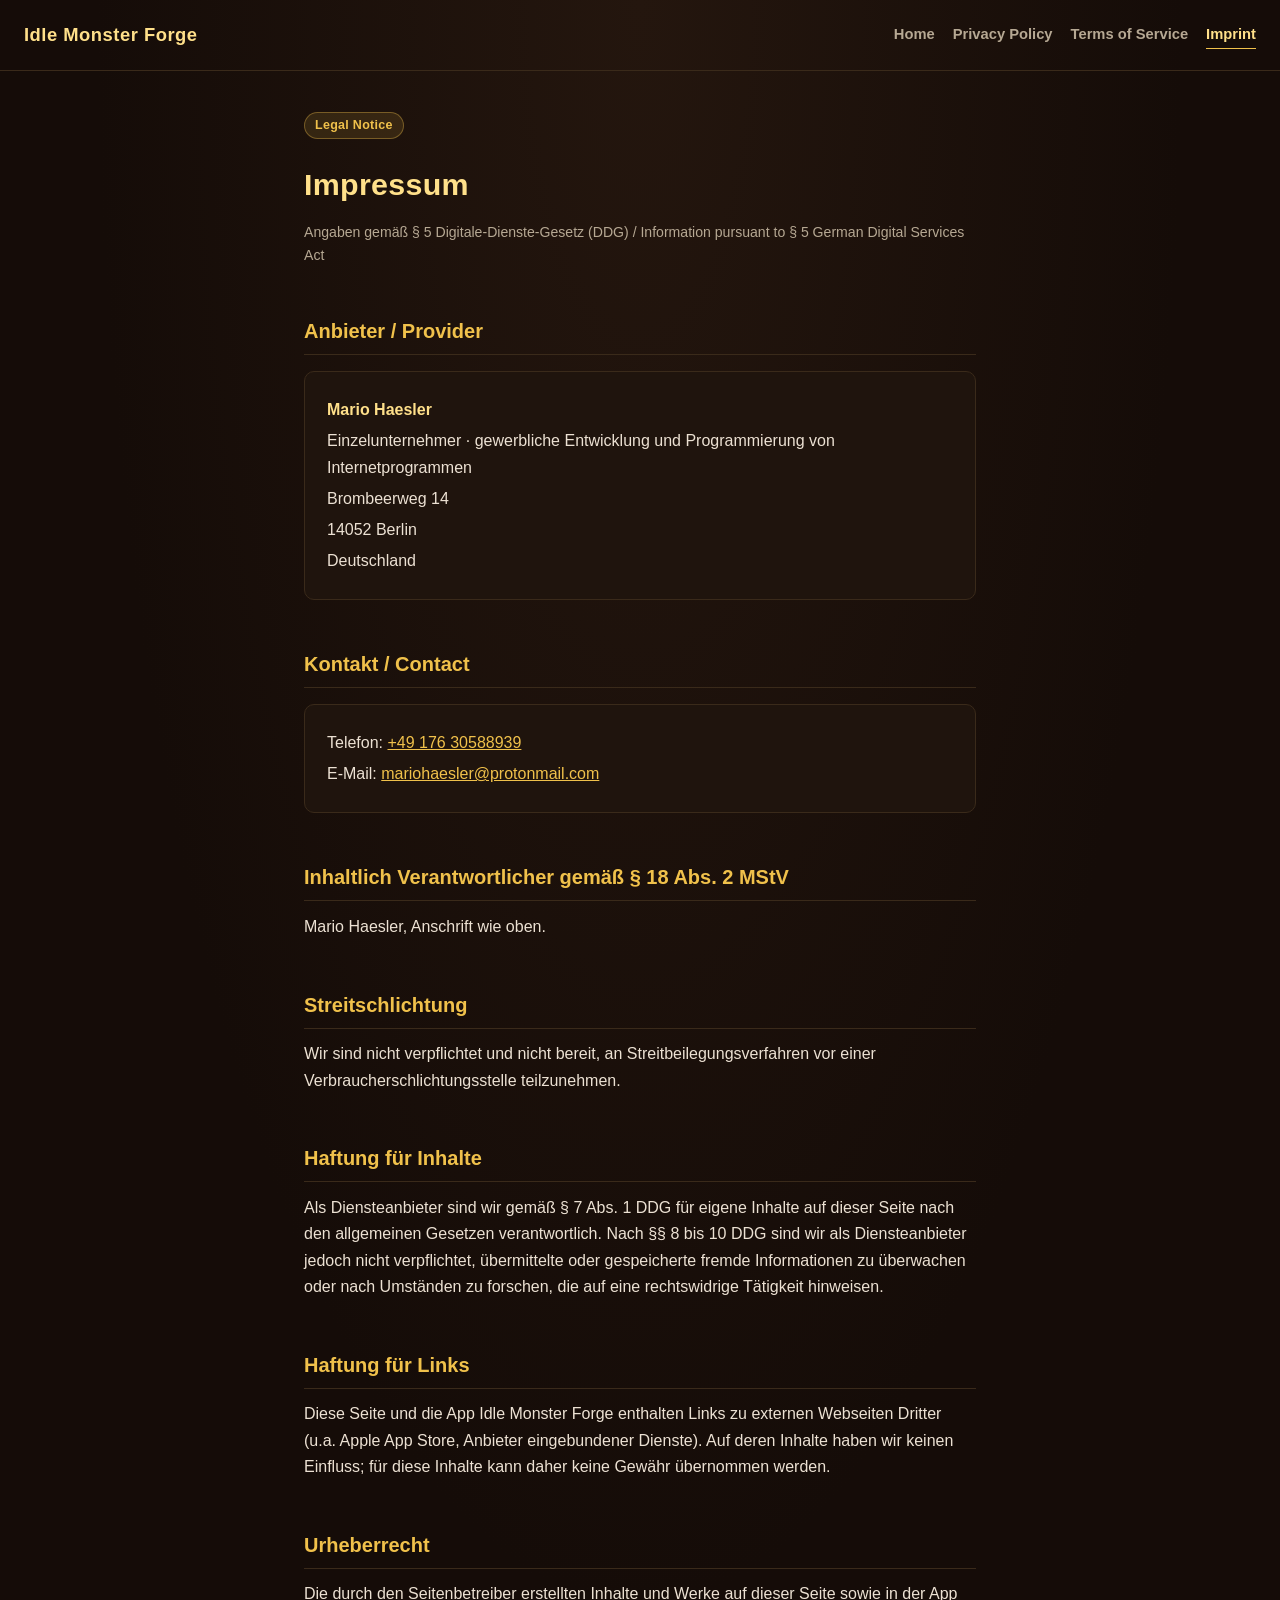
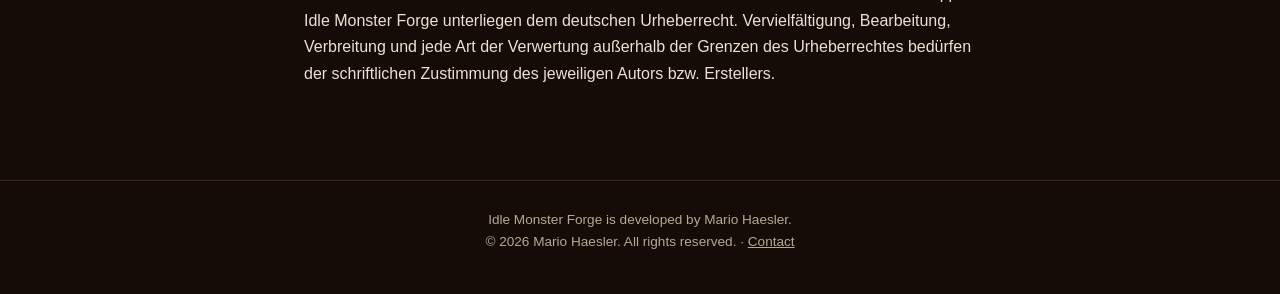
<file: impressum.html>
<!DOCTYPE html>
<html lang="de">
<head>
<meta charset="UTF-8">
<meta name="viewport" content="width=device-width, initial-scale=1.0">
<title>Idle Monster Forge: Impressum</title>
<meta name="description" content="Impressum / Anbieterkennzeichnung gemäß § 5 DDG für Idle Monster Forge.">
<link rel="stylesheet" href="style.css">
</head>
<body>

<header class="site-header">
  <a href="index.html" class="brand">Idle Monster Forge</a>
  <nav class="site-nav">
    <a href="index.html">Home</a>
    <a href="privacy.html">Privacy Policy</a>
    <a href="terms.html">Terms of Service</a>
    <a href="impressum.html" class="active">Imprint</a>
  </nav>
</header>

<main class="legal-doc">
  <span class="tag">Legal Notice</span>
  <h1>Impressum</h1>
  <p class="effective-date">Angaben gemäß § 5 Digitale-Dienste-Gesetz (DDG) / Information pursuant to § 5 German Digital Services Act</p>

  <h2>Anbieter / Provider</h2>
  <div class="contact-block">
    <p><strong>Mario Haesler</strong></p>
    <p>Einzelunternehmer &middot; gewerbliche Entwicklung und Programmierung von Internetprogrammen</p>
    <p>Brombeerweg 14</p>
    <p>14052 Berlin</p>
    <p>Deutschland</p>
  </div>

  <h2>Kontakt / Contact</h2>
  <div class="contact-block">
    <p>Telefon: <a href="tel:+4917630588939">+49 176 30588939</a></p>
    <p>E-Mail: <a href="mailto:mariohaesler@protonmail.com">mariohaesler@protonmail.com</a></p>
  </div>

  <h2>Inhaltlich Verantwortlicher gemäß § 18 Abs. 2 MStV</h2>
  <p>Mario Haesler, Anschrift wie oben.</p>

  <h2>Streitschlichtung</h2>
  <p>
    Wir sind nicht verpflichtet und nicht bereit, an Streitbeilegungsverfahren vor einer
    Verbraucherschlichtungsstelle teilzunehmen.
  </p>

  <h2>Haftung für Inhalte</h2>
  <p>
    Als Diensteanbieter sind wir gemäß § 7 Abs. 1 DDG für eigene Inhalte auf dieser Seite nach den
    allgemeinen Gesetzen verantwortlich. Nach §§ 8 bis 10 DDG sind wir als Diensteanbieter jedoch
    nicht verpflichtet, übermittelte oder gespeicherte fremde Informationen zu überwachen oder nach
    Umständen zu forschen, die auf eine rechtswidrige Tätigkeit hinweisen.
  </p>

  <h2>Haftung für Links</h2>
  <p>
    Diese Seite und die App Idle Monster Forge enthalten Links zu externen Webseiten Dritter (u.a. Apple
    App Store, Anbieter eingebundener Dienste). Auf deren Inhalte haben wir
    keinen Einfluss; für diese Inhalte kann daher keine Gewähr übernommen werden.
  </p>

  <h2>Urheberrecht</h2>
  <p>
    Die durch den Seitenbetreiber erstellten Inhalte und Werke auf dieser Seite sowie in der App
    Idle Monster Forge unterliegen dem deutschen Urheberrecht. Vervielfältigung, Bearbeitung, Verbreitung
    und jede Art der Verwertung außerhalb der Grenzen des Urheberrechtes bedürfen der schriftlichen
    Zustimmung des jeweiligen Autors bzw. Erstellers.
  </p>
</main>

<footer class="site-footer">
  Idle Monster Forge is developed by Mario Haesler.<br>
  &copy; 2026 Mario Haesler. All rights reserved. &middot;
  <a href="mailto:mariohaesler@protonmail.com">Contact</a>
</footer>

</body>
</html>
</file>
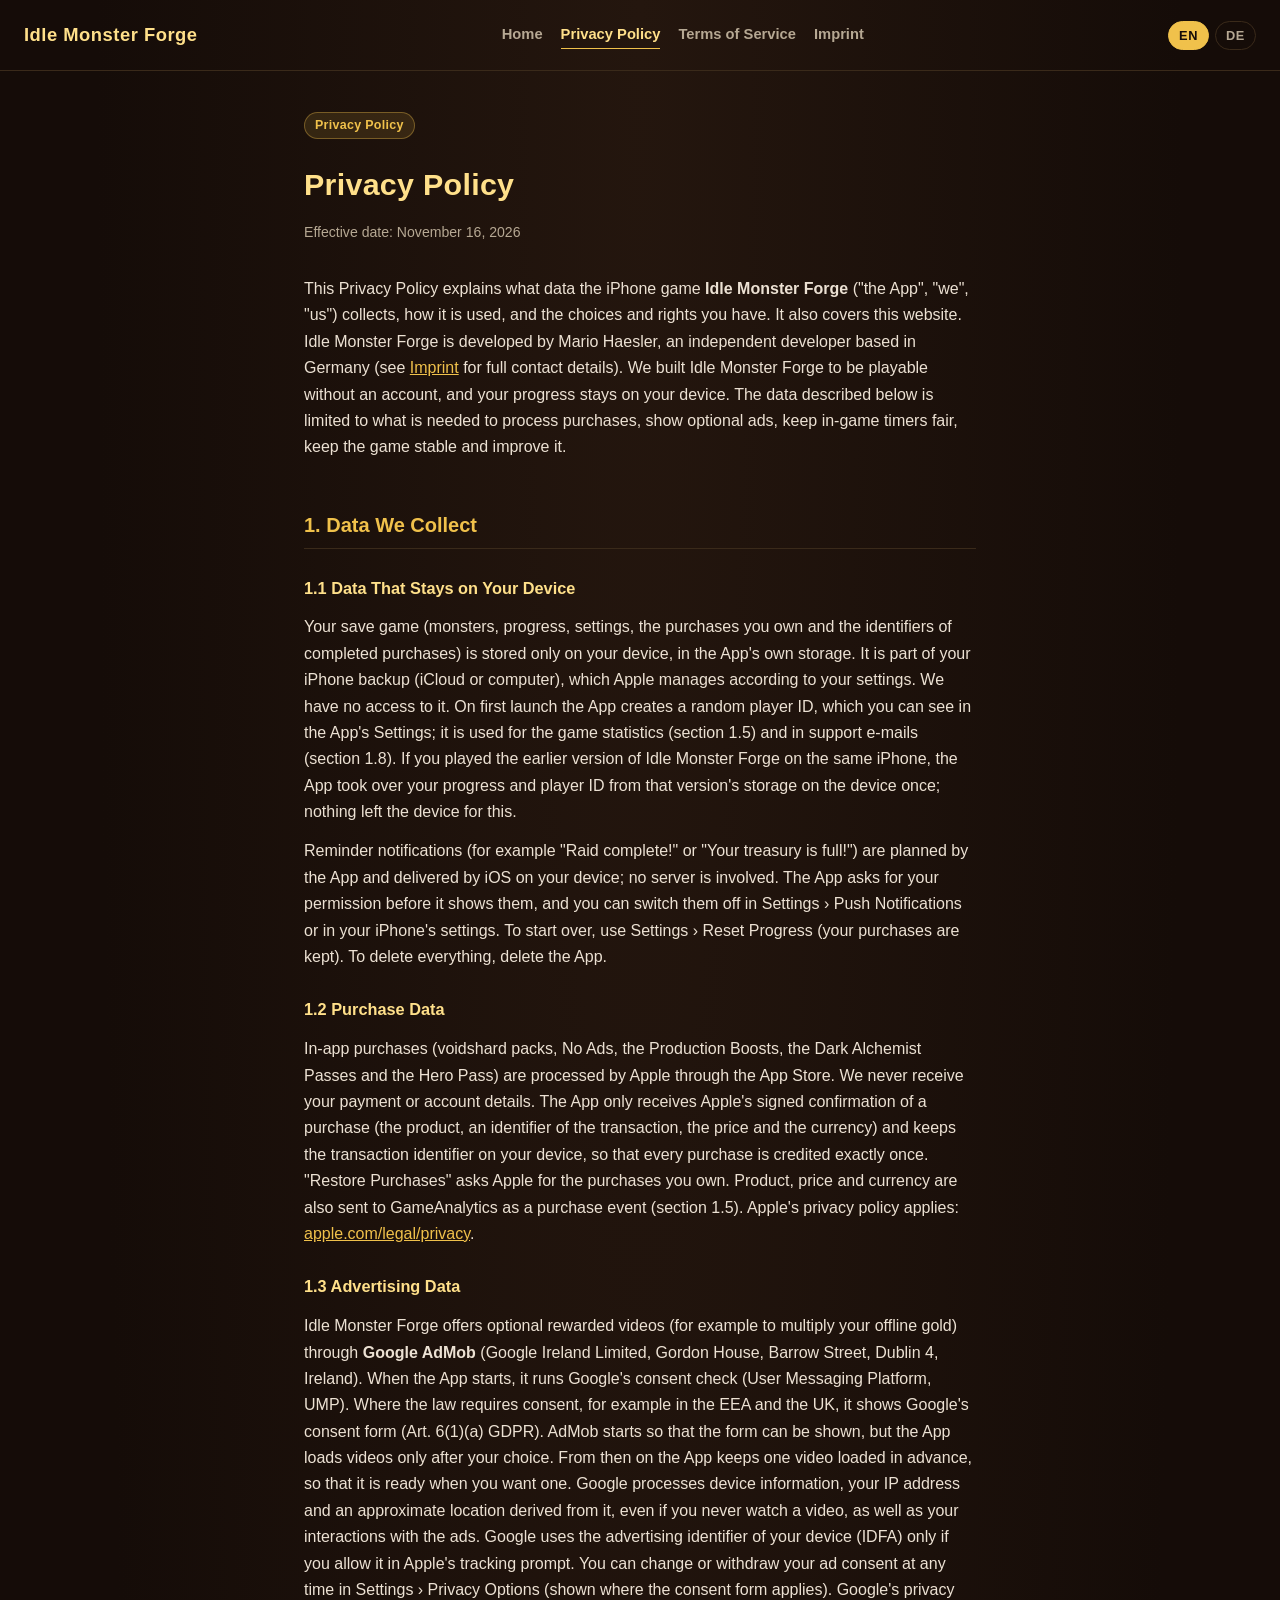
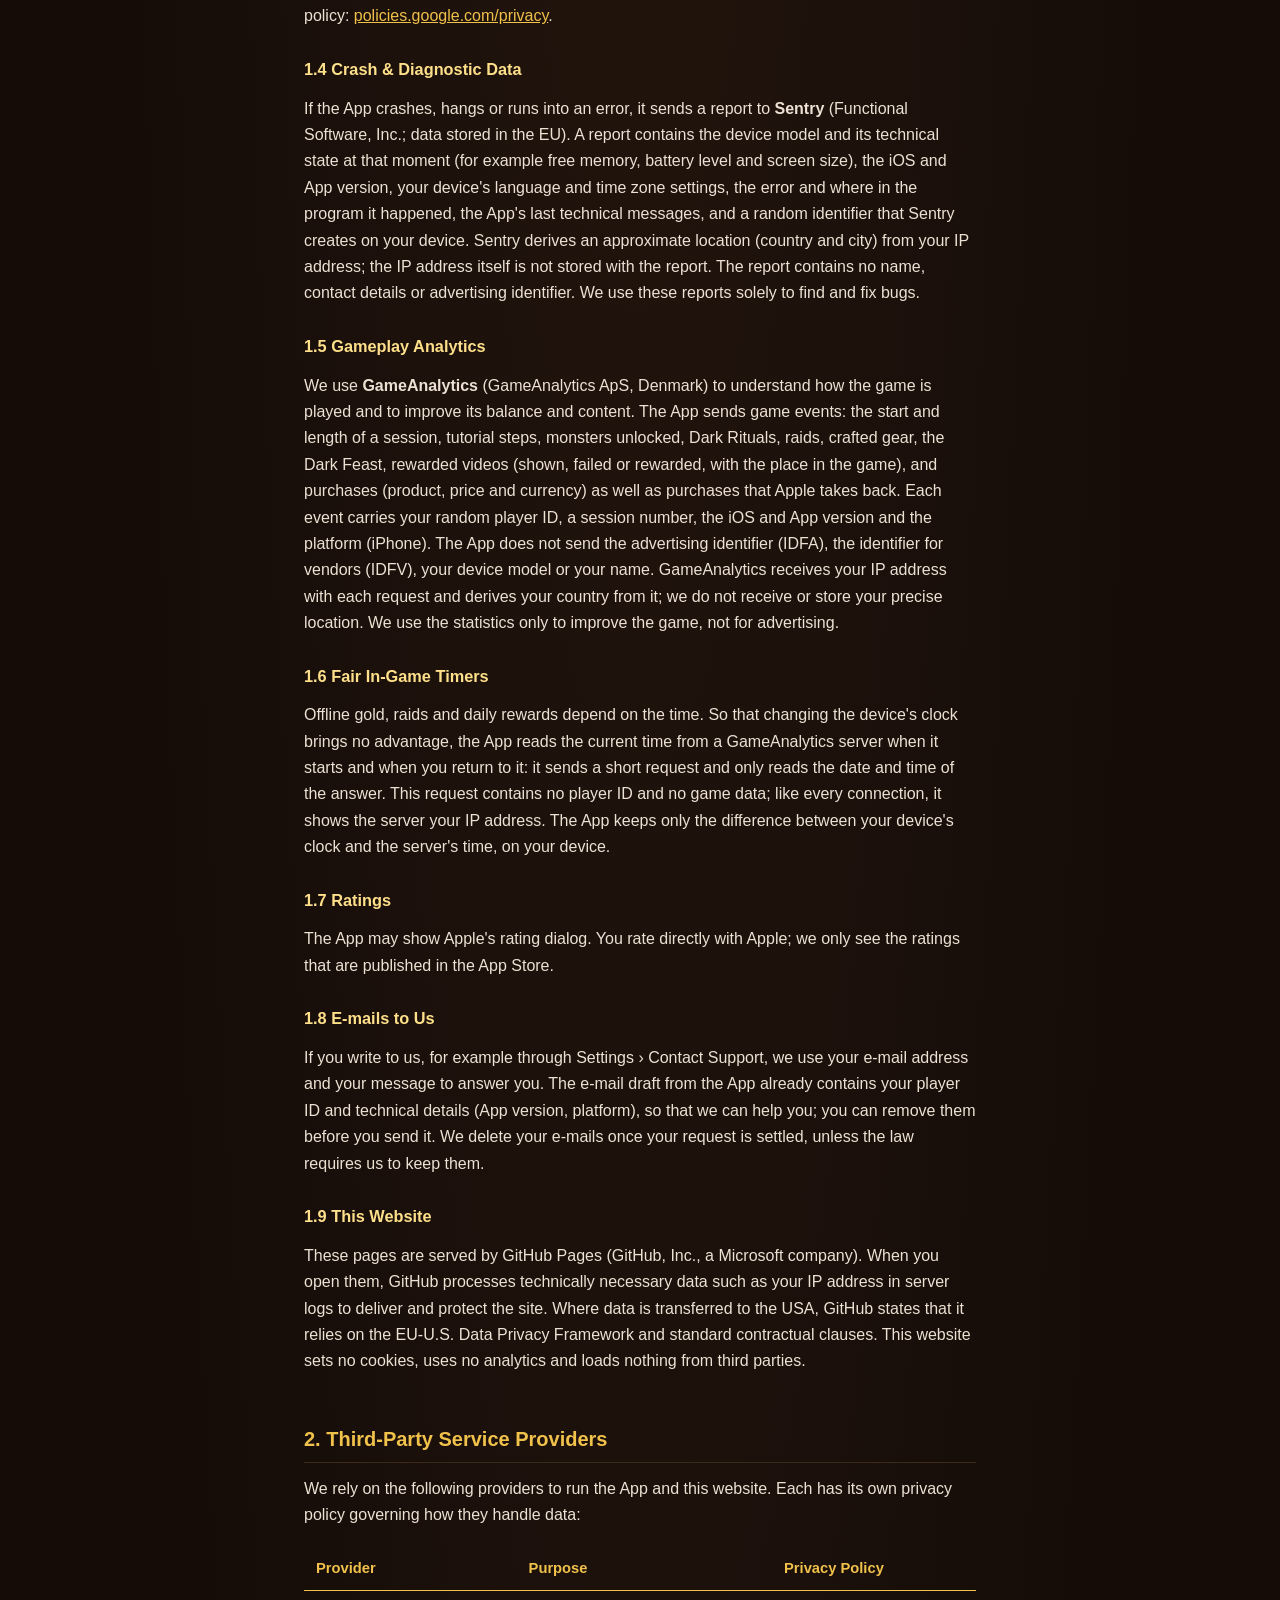
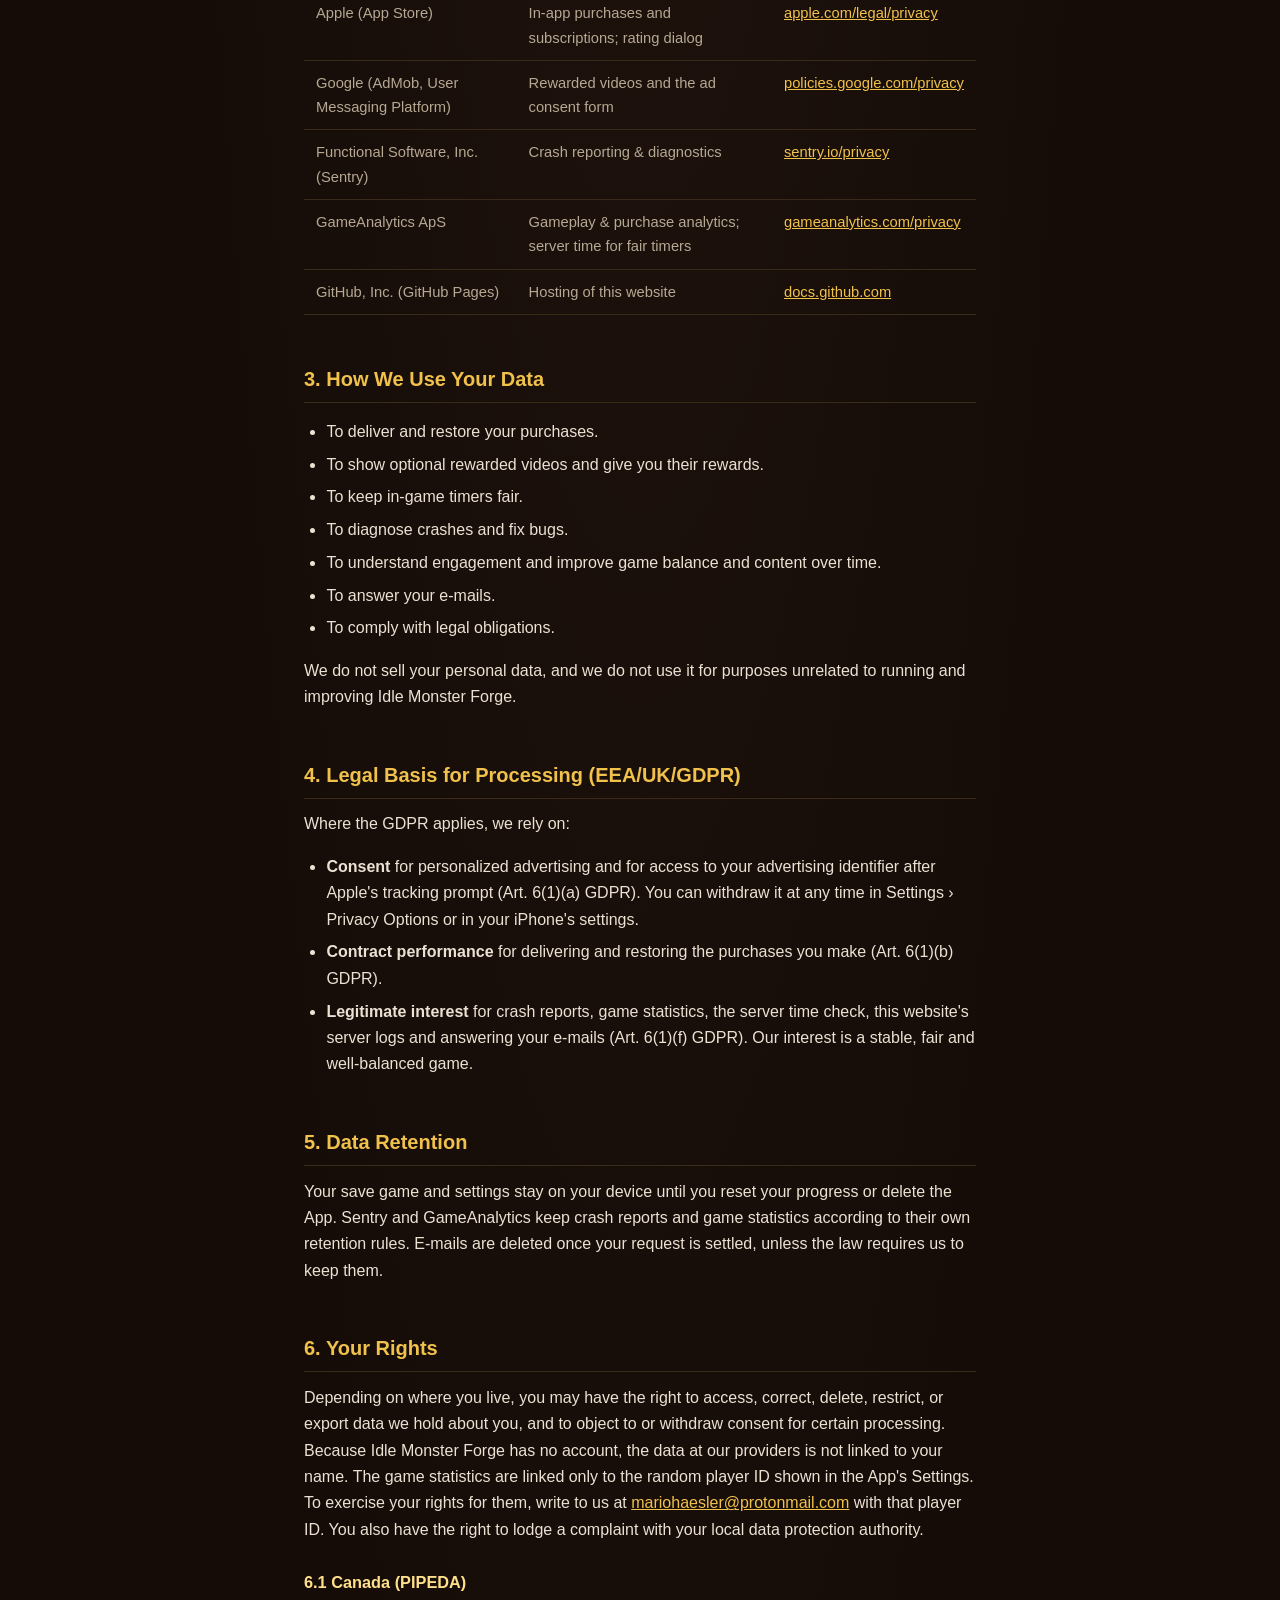
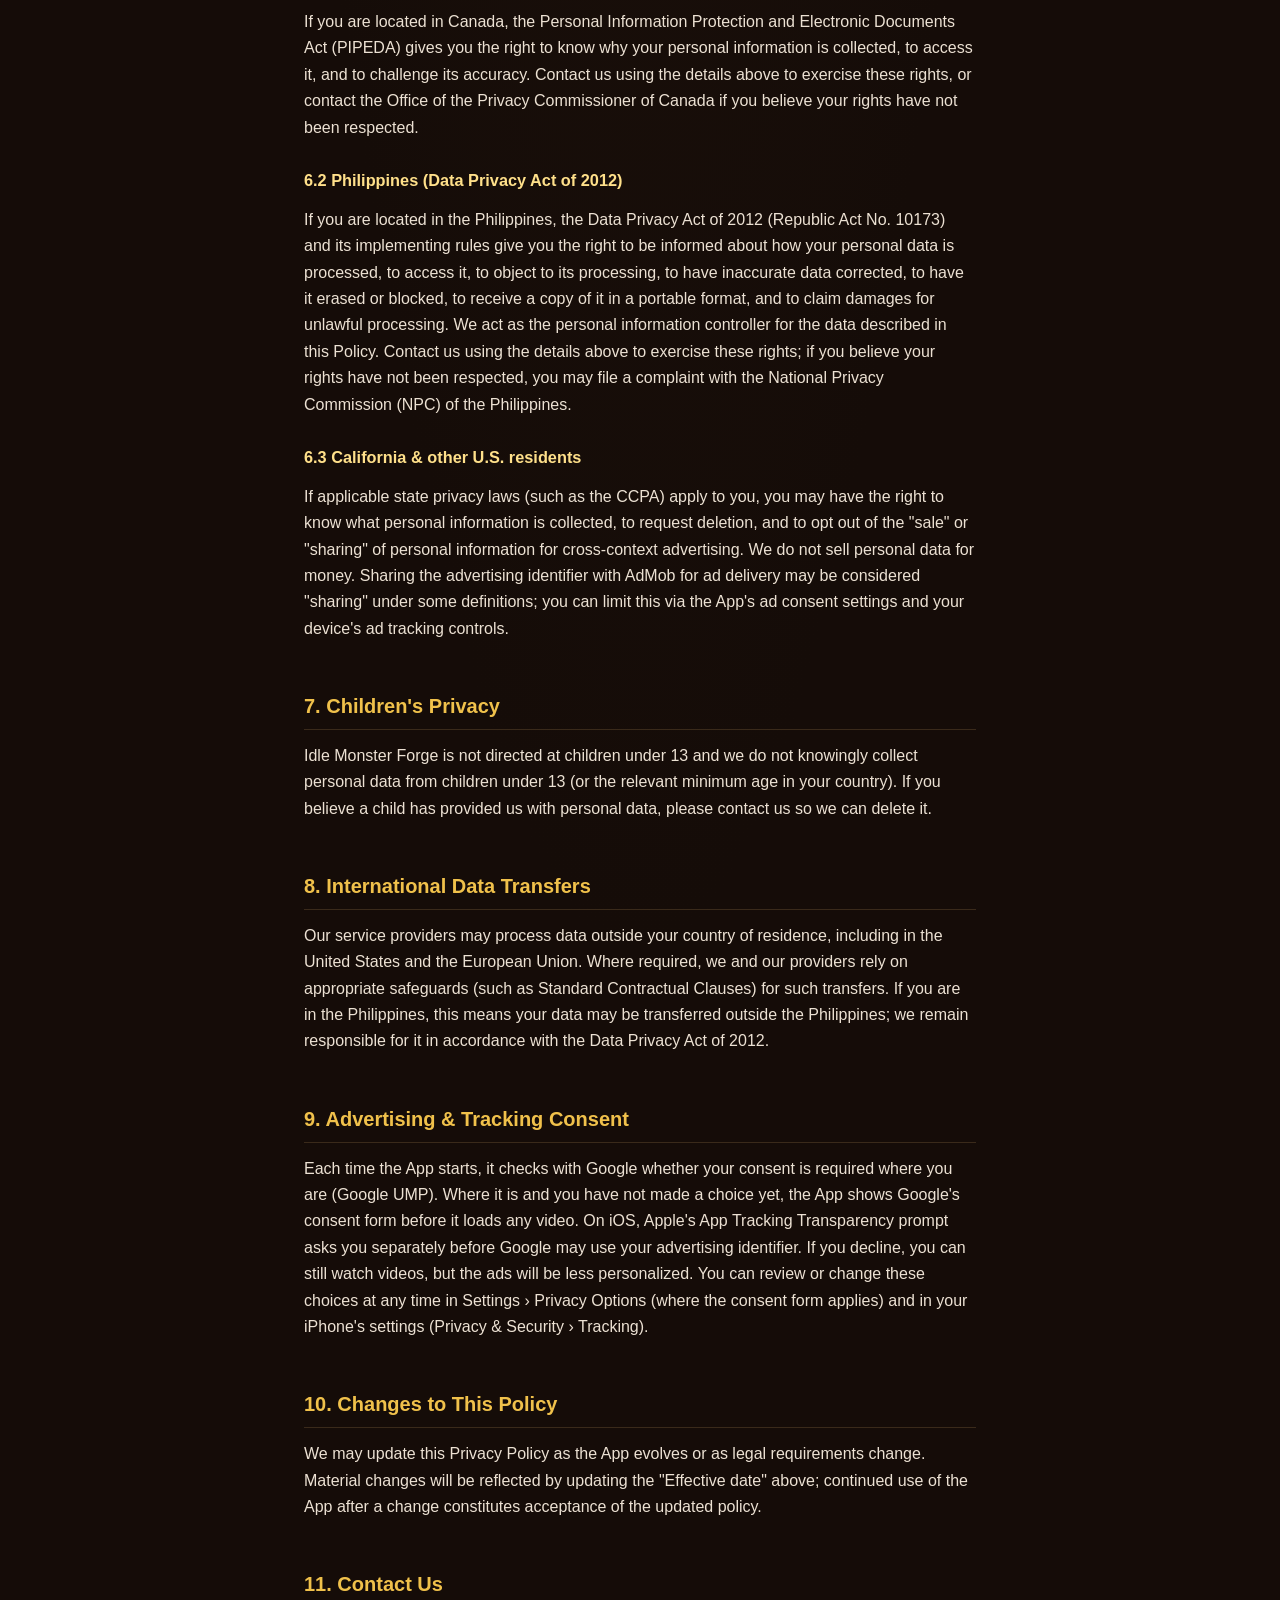
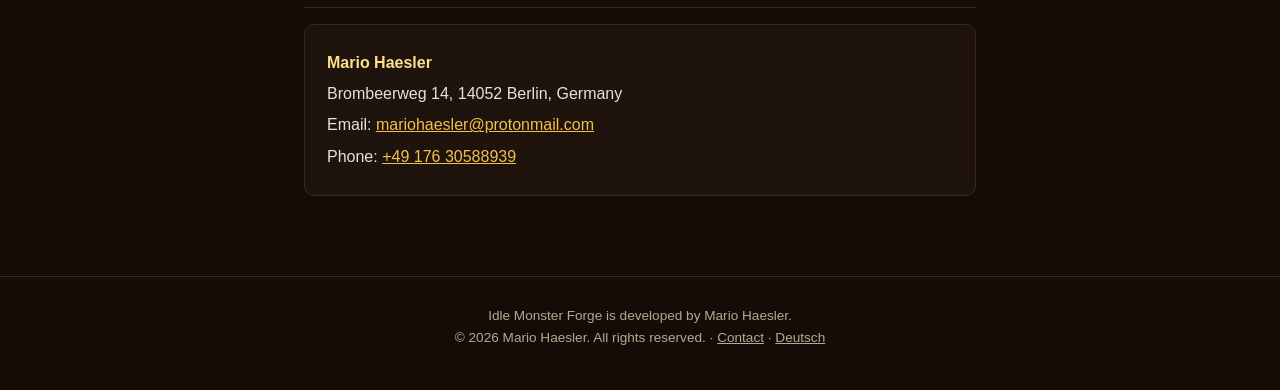
<file: privacy.html>
<!DOCTYPE html>
<html lang="en">
<head>
<meta charset="UTF-8">
<meta name="viewport" content="width=device-width, initial-scale=1.0">
<title>Idle Monster Forge: Privacy Policy</title>
<meta name="description" content="Privacy Policy for the Idle Monster Forge iPhone game and this website: what data is collected, why, and how to exercise your rights.">
<link rel="alternate" hreflang="en" href="https://mario-coder-apps.github.io/idlemonsterforge-legal/privacy.html">
<link rel="alternate" hreflang="de" href="https://mario-coder-apps.github.io/idlemonsterforge-legal/de/privacy.html">
<link rel="stylesheet" href="style.css">
</head>
<body>
<!--
  KEEP THIS PAGE TRUE TO THE APP (the Godot game, monster_forge_godot). As of 2026-11-16: no account, progress only on
  the device; purchases through Apple's StoreKit 2 (game/services/store_apple.gd: the transaction ids kept in the save,
  product + price + currency as a GameAnalytics business event); rewarded videos through AdMob with Google's UMP and
  Apple's ATT, one video preloaded (ads_admob.gd); crash reports through Sentry, DE region, send_default_pii = false
  (crash_sentry.gd; the events carry no IP, only Sentry's geo); GameAnalytics through the REST client (analytics.gd:
  random player id, session, iOS + app version; no IDFA / IDFV / device model) and its host's Date header as the clock
  (core/server_clock.gd); local notifications (notifier.gd). When a service or what it sends changes, change both
  languages (this page and de/privacy.html) and the date.
-->

<header class="site-header">
  <a href="index.html" class="brand">Idle Monster Forge</a>
  <nav class="site-nav">
    <a href="index.html">Home</a>
    <a href="privacy.html" class="active">Privacy Policy</a>
    <a href="terms.html">Terms of Service</a>
    <a href="impressum.html">Imprint</a>
  </nav>
  <nav class="lang-switch" aria-label="Language">
    <a href="privacy.html" hreflang="en" lang="en" aria-current="true">EN</a>
    <a href="de/privacy.html" hreflang="de" lang="de">DE</a>
  </nav>
</header>

<main class="legal-doc">
  <span class="tag">Privacy Policy</span>
  <h1>Privacy Policy</h1>
  <p class="effective-date">Effective date: November 16, 2026</p>

  <p>
    This Privacy Policy explains what data the iPhone game <strong>Idle Monster Forge</strong>
    ("the App", "we", "us") collects, how it is used, and the choices and rights you have. It also
    covers this website. Idle Monster Forge is developed by Mario Haesler, an independent developer
    based in Germany (see <a href="impressum.html">Imprint</a> for full contact details). We built
    Idle Monster Forge to be playable without an account, and your progress stays on your device. The
    data described below is limited to what is needed to process purchases, show optional ads, keep
    in-game timers fair, keep the game stable and improve it.
  </p>

  <h2>1. Data We Collect</h2>

  <h3>1.1 Data That Stays on Your Device</h3>
  <p>
    Your save game (monsters, progress, settings, the purchases you own and the identifiers of
    completed purchases) is stored only on your device, in the App's own storage. It is part of your
    iPhone backup (iCloud or computer), which Apple manages according to your settings. We have no
    access to it. On first launch the App creates a random player ID, which you can see in the App's
    Settings; it is used for the game statistics (section 1.5) and in support e-mails (section 1.8).
    If you played the
    earlier version of Idle Monster Forge on the same iPhone, the App took over your progress and
    player ID from that version's storage on the device once; nothing left the device for this.
  </p>
  <p>
    Reminder notifications (for example "Raid complete!" or "Your treasury is full!") are planned by
    the App and delivered by iOS on your device; no server is involved. The App asks for your
    permission before it shows them, and you can switch them off in Settings &rsaquo; Push
    Notifications or in your iPhone's settings. To start over, use Settings &rsaquo; Reset Progress
    (your purchases are kept). To delete everything, delete the App.
  </p>

  <h3>1.2 Purchase Data</h3>
  <p>
    In-app purchases (voidshard packs, No Ads, the Production Boosts, the Dark Alchemist Passes and
    the Hero Pass) are processed by Apple through the App Store. We never receive your payment or
    account details. The App only receives Apple's signed confirmation of a purchase (the product, an
    identifier of the transaction, the price and the currency) and keeps the transaction identifier
    on your device, so that every purchase is credited exactly once. "Restore Purchases" asks Apple
    for the purchases you own. Product, price and currency are also sent to GameAnalytics as a purchase
    event (section 1.5). Apple's privacy policy applies:
    <a href="https://www.apple.com/legal/privacy/" target="_blank" rel="noopener">apple.com/legal/privacy</a>.
  </p>

  <h3>1.3 Advertising Data</h3>
  <p>
    Idle Monster Forge offers optional rewarded videos (for example to multiply your offline gold)
    through <strong>Google AdMob</strong> (Google Ireland Limited, Gordon House, Barrow Street,
    Dublin 4, Ireland). When the App starts, it runs Google's consent check (User Messaging Platform,
    UMP). Where the law requires consent, for example in the EEA and the UK, it shows Google's consent
    form (Art. 6(1)(a) GDPR). AdMob starts so that the form can be shown, but the App loads videos only
    after your choice. From then on the App keeps one video loaded in advance, so that it is ready
    when you want one. Google processes device information, your IP address and an approximate location derived from it, even if you never watch
    a video, as well as your interactions with the ads. Google uses the advertising identifier of
    your device (IDFA) only if you allow it in Apple's tracking prompt. You can change or withdraw your
    ad consent at any time in Settings &rsaquo; Privacy Options (shown where the consent form
    applies). Google's privacy policy:
    <a href="https://policies.google.com/privacy" target="_blank" rel="noopener">policies.google.com/privacy</a>.
  </p>

  <h3>1.4 Crash &amp; Diagnostic Data</h3>
  <p>
    If the App crashes, hangs or runs into an error, it sends a report to <strong>Sentry</strong>
    (Functional Software, Inc.; data stored in the EU). A report contains the device model and its
    technical state at that moment (for example free memory, battery level and screen size), the iOS
    and App version, your device's language and time zone settings, the error and where in the
    program it happened, the App's last technical messages, and a random identifier that Sentry
    creates on your device. Sentry derives an approximate location (country and city) from your IP
    address; the IP address itself is not stored with the report. The report contains no name,
    contact details or advertising identifier. We use these reports solely to find and fix bugs.
  </p>

  <h3>1.5 Gameplay Analytics</h3>
  <p>
    We use <strong>GameAnalytics</strong> (GameAnalytics ApS, Denmark) to understand how the game is
    played and to improve its balance and content. The App sends game events: the start and length of
    a session, tutorial steps, monsters unlocked, Dark Rituals, raids, crafted gear, the Dark Feast,
    rewarded videos (shown, failed or rewarded, with the place in the game), and purchases (product,
    price and currency) as well as purchases that Apple takes back. Each event carries your random
    player ID, a session number, the iOS and App version and the platform (iPhone). The App does not
    send the advertising identifier (IDFA), the identifier for vendors (IDFV), your device model or
    your name. GameAnalytics receives your IP address with each request and derives your country from
    it; we do not receive or store your precise location. We use the statistics only to improve the
    game, not for advertising.
  </p>

  <h3>1.6 Fair In-Game Timers</h3>
  <p>
    Offline gold, raids and daily rewards depend on the time. So that changing the device's clock
    brings no advantage, the App reads the current time from a GameAnalytics server when it starts and
    when you return to it: it sends a short request and only reads the date and time of the answer.
    This request contains no player ID and no game data; like every connection, it shows the server
    your IP address. The App keeps only the difference between your device's clock and the server's
    time, on your device.
  </p>

  <h3>1.7 Ratings</h3>
  <p>
    The App may show Apple's rating dialog. You rate directly with Apple; we only see the ratings that
    are published in the App Store.
  </p>

  <h3>1.8 E-mails to Us</h3>
  <p>
    If you write to us, for example through Settings &rsaquo; Contact Support, we use your e-mail
    address and your message to answer you. The e-mail draft from the App already contains your
    player ID and technical details (App version, platform), so that we can help you; you can remove
    them before you send it. We delete your e-mails once your request is settled, unless the law
    requires us to keep them.
  </p>

  <h3>1.9 This Website</h3>
  <p>
    These pages are served by GitHub Pages (GitHub, Inc., a Microsoft company). When you open them,
    GitHub processes technically necessary data such as your IP address in server logs to deliver and
    protect the site. Where data is transferred to the USA, GitHub states that it relies on the
    EU-U.S. Data Privacy Framework and standard contractual clauses. This website sets no cookies,
    uses no analytics and loads nothing from third parties.
  </p>

  <h2>2. Third-Party Service Providers</h2>
  <p>We rely on the following providers to run the App and this website. Each has its own privacy policy governing how they handle data:</p>
  <table>
    <tr><th>Provider</th><th>Purpose</th><th>Privacy Policy</th></tr>
    <tr><td>Apple (App Store)</td><td>In-app purchases and subscriptions; rating dialog</td><td><a href="https://www.apple.com/legal/privacy/" target="_blank" rel="noopener">apple.com/legal/privacy</a></td></tr>
    <tr><td>Google (AdMob, User Messaging Platform)</td><td>Rewarded videos and the ad consent form</td><td><a href="https://policies.google.com/privacy" target="_blank" rel="noopener">policies.google.com/privacy</a></td></tr>
    <tr><td>Functional Software, Inc. (Sentry)</td><td>Crash reporting &amp; diagnostics</td><td><a href="https://sentry.io/privacy/" target="_blank" rel="noopener">sentry.io/privacy</a></td></tr>
    <tr><td>GameAnalytics ApS</td><td>Gameplay &amp; purchase analytics; server time for fair timers</td><td><a href="https://gameanalytics.com/privacy" target="_blank" rel="noopener">gameanalytics.com/privacy</a></td></tr>
    <tr><td>GitHub, Inc. (GitHub Pages)</td><td>Hosting of this website</td><td><a href="https://docs.github.com/site-policy/privacy-policies/github-general-privacy-statement" target="_blank" rel="noopener">docs.github.com</a></td></tr>
  </table>

  <h2>3. How We Use Your Data</h2>
  <ul>
    <li>To deliver and restore your purchases.</li>
    <li>To show optional rewarded videos and give you their rewards.</li>
    <li>To keep in-game timers fair.</li>
    <li>To diagnose crashes and fix bugs.</li>
    <li>To understand engagement and improve game balance and content over time.</li>
    <li>To answer your e-mails.</li>
    <li>To comply with legal obligations.</li>
  </ul>
  <p>We do not sell your personal data, and we do not use it for purposes unrelated to running and improving Idle Monster Forge.</p>

  <h2>4. Legal Basis for Processing (EEA/UK/GDPR)</h2>
  <p>Where the GDPR applies, we rely on:</p>
  <ul>
    <li><strong>Consent</strong> for personalized advertising and for access to your advertising identifier after Apple's tracking prompt (Art. 6(1)(a) GDPR). You can withdraw it at any time in Settings &rsaquo; Privacy Options or in your iPhone's settings.</li>
    <li><strong>Contract performance</strong> for delivering and restoring the purchases you make (Art. 6(1)(b) GDPR).</li>
    <li><strong>Legitimate interest</strong> for crash reports, game statistics, the server time check, this website's server logs and answering your e-mails (Art. 6(1)(f) GDPR). Our interest is a stable, fair and well-balanced game.</li>
  </ul>

  <h2>5. Data Retention</h2>
  <p>
    Your save game and settings stay on your device until you reset your progress or delete the App.
    Sentry and GameAnalytics keep crash reports and game statistics according to their own retention
    rules. E-mails are deleted once your request is settled, unless the law requires us to keep them.
  </p>

  <h2>6. Your Rights</h2>
  <p>
    Depending on where you live, you may have the right to access, correct, delete, restrict, or
    export data we hold about you, and to object to or withdraw consent for certain processing.
    Because Idle Monster Forge has no account, the data at our providers is not linked to your name.
    The game statistics are linked only to the random player ID shown in the App's Settings. To
    exercise your rights for them, write to us at
    <a href="mailto:mariohaesler@protonmail.com">mariohaesler@protonmail.com</a> with that player ID.
    You also have the right to lodge a complaint with your local data protection authority.
  </p>

  <h3>6.1 Canada (PIPEDA)</h3>
  <p>
    If you are located in Canada, the Personal Information Protection and Electronic Documents
    Act (PIPEDA) gives you the right to know why your personal information is collected, to
    access it, and to challenge its accuracy. Contact us using the details above to exercise
    these rights, or contact the Office of the Privacy Commissioner of Canada if you believe
    your rights have not been respected.
  </p>

  <h3>6.2 Philippines (Data Privacy Act of 2012)</h3>
  <p>
    If you are located in the Philippines, the Data Privacy Act of 2012 (Republic Act No. 10173)
    and its implementing rules give you the right to be informed about how your personal data is
    processed, to access it, to object to its processing, to have inaccurate data corrected, to
    have it erased or blocked, to receive a copy of it in a portable format, and to claim damages
    for unlawful processing. We act as the personal information controller for the data described
    in this Policy. Contact us using the details above to exercise these rights; if you believe
    your rights have not been respected, you may file a complaint with the National Privacy
    Commission (NPC) of the Philippines.
  </p>

  <h3>6.3 California &amp; other U.S. residents</h3>
  <p>
    If applicable state privacy laws (such as the CCPA) apply to you, you may have the right to
    know what personal information is collected, to request deletion, and to opt out of the
    "sale" or "sharing" of personal information for cross-context advertising. We do not sell
    personal data for money. Sharing the advertising identifier with AdMob for ad delivery may be
    considered "sharing" under some definitions; you can limit this via the App's ad consent
    settings and your device's ad tracking controls.
  </p>

  <h2>7. Children's Privacy</h2>
  <p>
    Idle Monster Forge is not directed at children under 13 and we do not knowingly collect personal
    data from children under 13 (or the relevant minimum age in your country). If you believe a
    child has provided us with personal data, please contact us so we can delete it.
  </p>

  <h2>8. International Data Transfers</h2>
  <p>
    Our service providers may process data outside your country of residence, including in the
    United States and the European Union. Where required, we and our providers rely on
    appropriate safeguards (such as Standard Contractual Clauses) for such transfers. If you are
    in the Philippines, this means your data may be transferred outside the Philippines; we
    remain responsible for it in accordance with the Data Privacy Act of 2012.
  </p>

  <h2>9. Advertising &amp; Tracking Consent</h2>
  <p>
    Each time the App starts, it checks with Google whether your consent is required where you are
    (Google UMP). Where it is and you have not made a choice yet, the App shows Google's consent form
    before it loads any video. On iOS,
    Apple's App Tracking Transparency prompt asks you separately before Google may use your
    advertising identifier. If you decline, you can still watch videos, but the ads will be less
    personalized. You can review or change these choices at any time in Settings &rsaquo; Privacy
    Options (where the consent form applies) and in your iPhone's settings (Privacy &amp; Security
    &rsaquo; Tracking).
  </p>

  <h2>10. Changes to This Policy</h2>
  <p>
    We may update this Privacy Policy as the App evolves or as legal requirements change. Material
    changes will be reflected by updating the "Effective date" above; continued use of the App
    after a change constitutes acceptance of the updated policy.
  </p>

  <h2>11. Contact Us</h2>
  <div class="contact-block">
    <p><strong>Mario Haesler</strong></p>
    <p>Brombeerweg 14, 14052 Berlin, Germany</p>
    <p>Email: <a href="mailto:mariohaesler@protonmail.com">mariohaesler@protonmail.com</a></p>
    <p>Phone: <a href="tel:+4917630588939">+49 176 30588939</a></p>
  </div>
</main>

<footer class="site-footer">
  Idle Monster Forge is developed by Mario Haesler.<br>
  &copy; 2026 Mario Haesler. All rights reserved. &middot;
  <a href="mailto:mariohaesler@protonmail.com">Contact</a> &middot;
  <a href="de/privacy.html" hreflang="de" lang="de">Deutsch</a>
</footer>

</body>
</html>
</file>
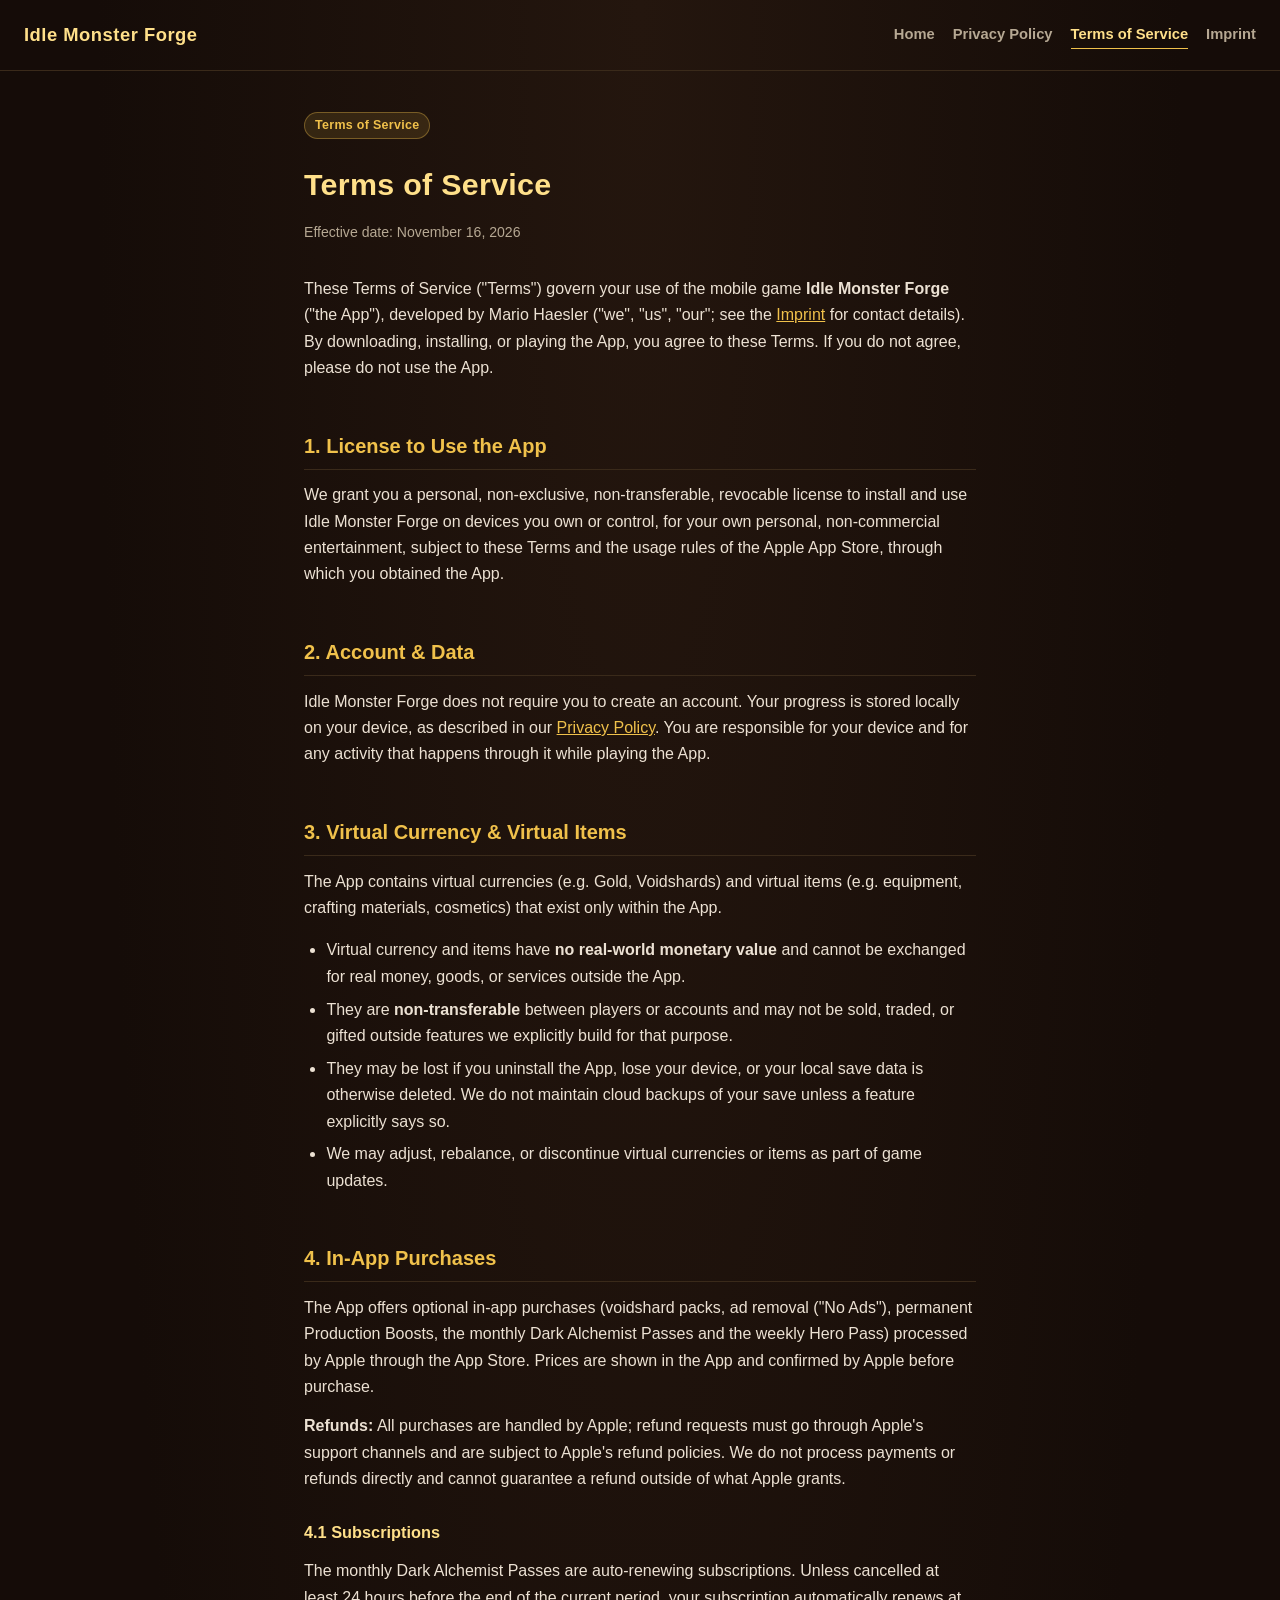
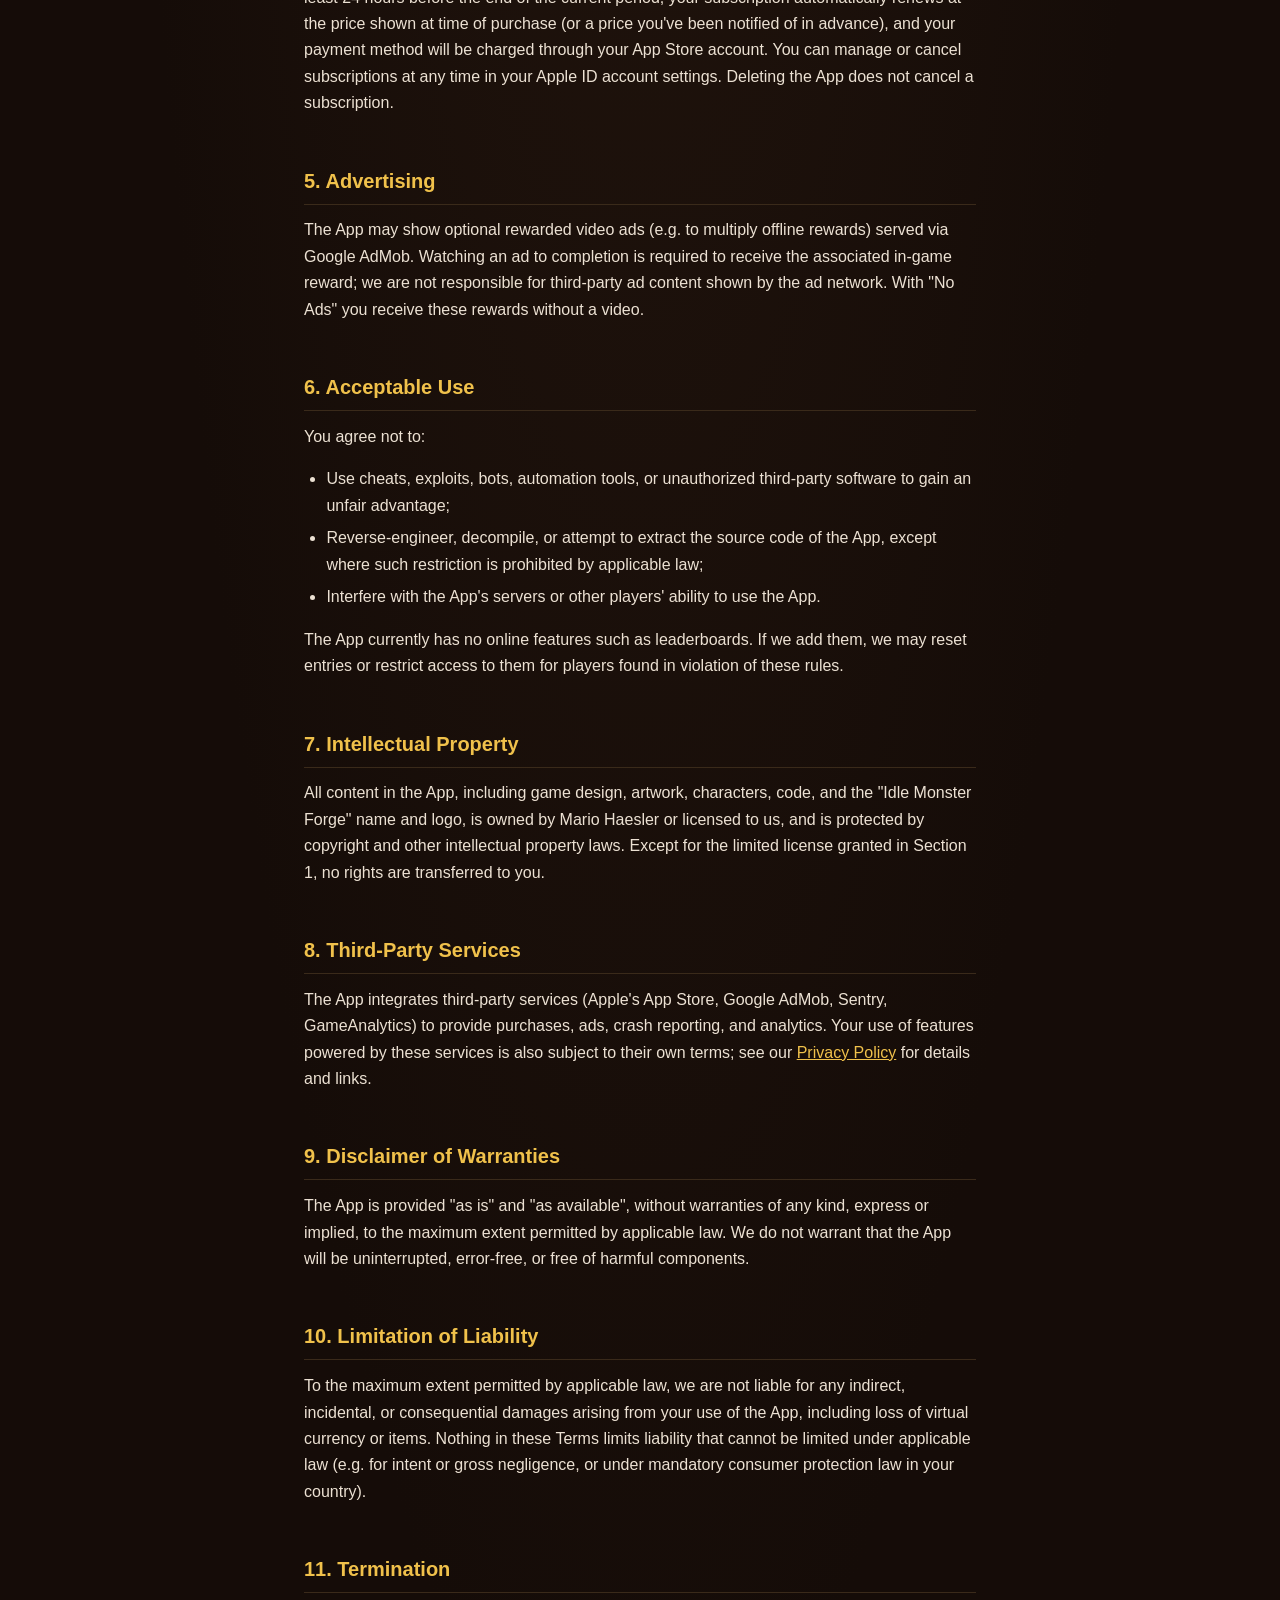
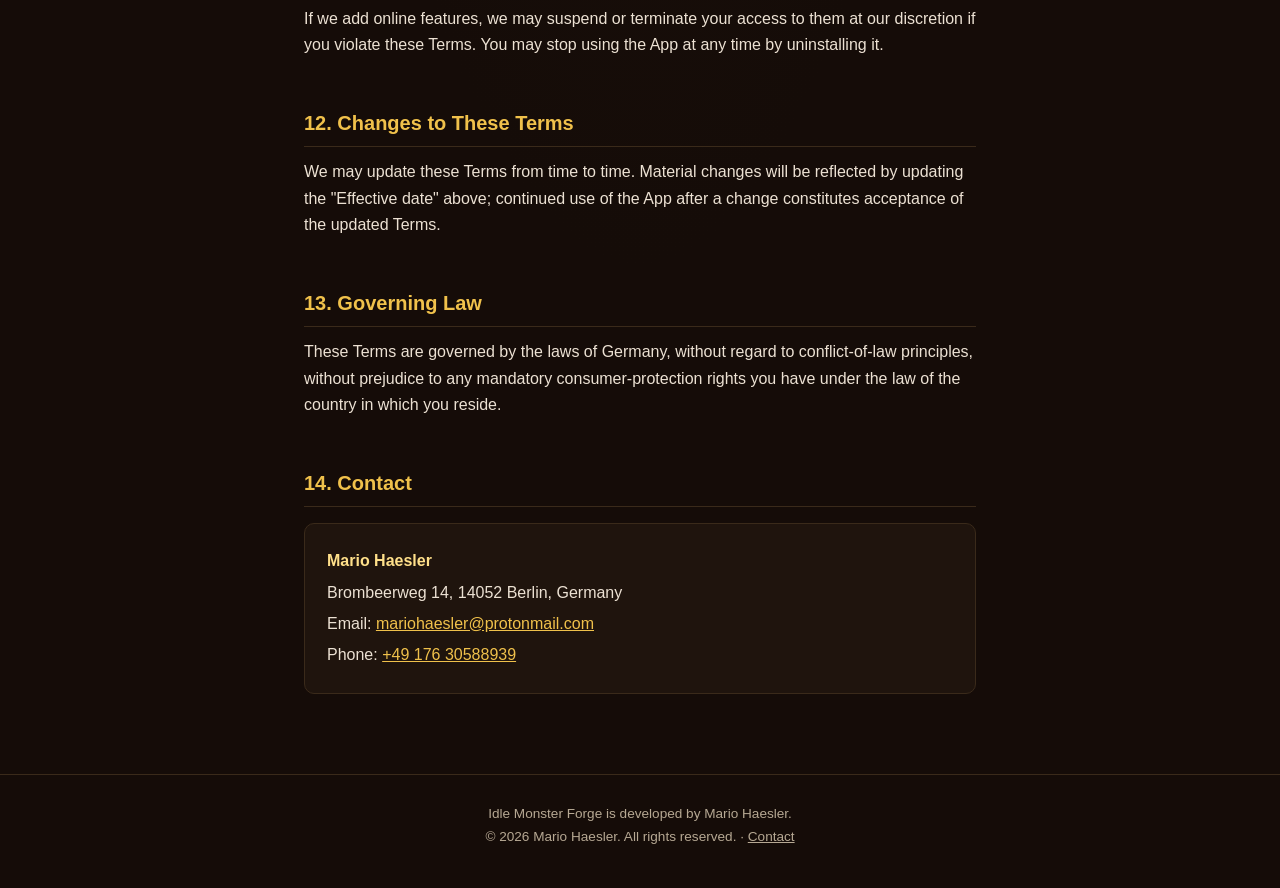
<file: terms.html>
<!DOCTYPE html>
<html lang="en">
<head>
<meta charset="UTF-8">
<meta name="viewport" content="width=device-width, initial-scale=1.0">
<title>Idle Monster Forge: Terms of Service</title>
<meta name="description" content="Terms of Service (EULA) for the Idle Monster Forge iPhone game.">
<link rel="stylesheet" href="style.css">
</head>
<body>

<header class="site-header">
  <a href="index.html" class="brand">Idle Monster Forge</a>
  <nav class="site-nav">
    <a href="index.html">Home</a>
    <a href="privacy.html">Privacy Policy</a>
    <a href="terms.html" class="active">Terms of Service</a>
    <a href="impressum.html">Imprint</a>
  </nav>
</header>

<main class="legal-doc">
  <span class="tag">Terms of Service</span>
  <h1>Terms of Service</h1>
  <p class="effective-date">Effective date: November 16, 2026</p>

  <p>
    These Terms of Service ("Terms") govern your use of the mobile game
    <strong>Idle Monster Forge</strong> ("the App"), developed by Mario Haesler ("we", "us", "our";
    see the <a href="impressum.html">Imprint</a> for contact details). By downloading, installing, or
    playing the App, you agree to these Terms. If you do not agree, please do not use the App.
  </p>

  <h2>1. License to Use the App</h2>
  <p>
    We grant you a personal, non-exclusive, non-transferable, revocable license to install and
    use Idle Monster Forge on devices you own or control, for your own personal, non-commercial
    entertainment, subject to these Terms and the usage rules of the Apple App Store, through
    which you obtained the App.
  </p>

  <h2>2. Account &amp; Data</h2>
  <p>
    Idle Monster Forge does not require you to create an account. Your progress is stored locally on
    your device, as described in our <a href="privacy.html">Privacy Policy</a>. You are responsible for your
    device and for any activity that happens through it while playing the App.
  </p>

  <h2>3. Virtual Currency &amp; Virtual Items</h2>
  <p>
    The App contains virtual currencies (e.g. Gold, Voidshards) and virtual items (e.g.
    equipment, crafting materials, cosmetics) that exist only within the App.
  </p>
  <ul>
    <li>Virtual currency and items have <strong>no real-world monetary value</strong> and cannot be exchanged for real money, goods, or services outside the App.</li>
    <li>They are <strong>non-transferable</strong> between players or accounts and may not be sold, traded, or gifted outside features we explicitly build for that purpose.</li>
    <li>They may be lost if you uninstall the App, lose your device, or your local save data is otherwise deleted. We do not maintain cloud backups of your save unless a feature explicitly says so.</li>
    <li>We may adjust, rebalance, or discontinue virtual currencies or items as part of game updates.</li>
  </ul>

  <h2>4. In-App Purchases</h2>
  <p>
    The App offers optional in-app purchases (voidshard packs, ad removal ("No Ads"), permanent
    Production Boosts, the monthly Dark Alchemist Passes and the weekly Hero Pass) processed by
    Apple through the App Store. Prices are shown in the App and confirmed by Apple before purchase.
  </p>
  <p>
    <strong>Refunds:</strong> All purchases are handled by Apple; refund requests must go through
    Apple's support channels and are subject to Apple's refund policies. We do not process
    payments or refunds directly and cannot guarantee a refund outside of what Apple grants.
  </p>

  <h3>4.1 Subscriptions</h3>
  <p>
    The monthly Dark Alchemist Passes are auto-renewing subscriptions. Unless cancelled at least 24 hours before the end of the current
    period, your subscription automatically renews at the price shown at time of purchase (or a
    price you've been notified of in advance), and your payment method will be charged through
    your App Store account. You can manage or cancel subscriptions at any time in your Apple ID
    account settings. Deleting the App does not cancel a subscription.
  </p>

  <h2>5. Advertising</h2>
  <p>
    The App may show optional rewarded video ads (e.g. to multiply offline rewards) served via
    Google AdMob. Watching an ad to completion is required to receive the associated in-game
    reward; we are not responsible for third-party ad content shown by the ad network. With
    "No Ads" you receive these rewards without a video.
  </p>

  <h2>6. Acceptable Use</h2>
  <p>You agree not to:</p>
  <ul>
    <li>Use cheats, exploits, bots, automation tools, or unauthorized third-party software to gain an unfair advantage;</li>
    <li>Reverse-engineer, decompile, or attempt to extract the source code of the App, except where such restriction is prohibited by applicable law;</li>
    <li>Interfere with the App's servers or other players' ability to use the App.</li>
  </ul>
  <p>
    The App currently has no online features such as leaderboards. If we add them, we may reset
    entries or restrict access to them for players found in violation of these rules.
  </p>

  <h2>7. Intellectual Property</h2>
  <p>
    All content in the App, including game design, artwork, characters, code, and the
    "Idle Monster Forge" name and logo, is owned by Mario Haesler or licensed to us, and is protected
    by copyright and other intellectual property laws. Except for the limited license granted in
    Section 1, no rights are transferred to you.
  </p>

  <h2>8. Third-Party Services</h2>
  <p>
    The App integrates third-party services (Apple's App Store, Google AdMob, Sentry,
    GameAnalytics) to provide purchases, ads, crash reporting, and analytics. Your use of features
    powered by these services is also subject to their own terms; see our
    <a href="privacy.html">Privacy Policy</a> for details and links.
  </p>

  <h2>9. Disclaimer of Warranties</h2>
  <p>
    The App is provided "as is" and "as available", without warranties of any kind, express or
    implied, to the maximum extent permitted by applicable law. We do not warrant that the App
    will be uninterrupted, error-free, or free of harmful components.
  </p>

  <h2>10. Limitation of Liability</h2>
  <p>
    To the maximum extent permitted by applicable law, we are not liable for any indirect,
    incidental, or consequential damages arising from your use of the App, including loss of
    virtual currency or items. Nothing in these Terms limits liability that cannot be limited
    under applicable law (e.g. for intent or gross negligence, or under mandatory consumer
    protection law in your country).
  </p>

  <h2>11. Termination</h2>
  <p>
    If we add online features, we may suspend or terminate your access to them at our discretion
    if you violate these Terms. You may stop using the App at any time by uninstalling it.
  </p>

  <h2>12. Changes to These Terms</h2>
  <p>
    We may update these Terms from time to time. Material changes will be reflected by updating
    the "Effective date" above; continued use of the App after a change constitutes acceptance of
    the updated Terms.
  </p>

  <h2>13. Governing Law</h2>
  <p>
    These Terms are governed by the laws of Germany, without regard to conflict-of-law
    principles, without prejudice to any mandatory consumer-protection rights you have under the
    law of the country in which you reside.
  </p>

  <h2>14. Contact</h2>
  <div class="contact-block">
    <p><strong>Mario Haesler</strong></p>
    <p>Brombeerweg 14, 14052 Berlin, Germany</p>
    <p>Email: <a href="mailto:mariohaesler@protonmail.com">mariohaesler@protonmail.com</a></p>
    <p>Phone: <a href="tel:+4917630588939">+49 176 30588939</a></p>
  </div>
</main>

<footer class="site-footer">
  Idle Monster Forge is developed by Mario Haesler.<br>
  &copy; 2026 Mario Haesler. All rights reserved. &middot;
  <a href="mailto:mariohaesler@protonmail.com">Contact</a>
</footer>

</body>
</html>
</file>
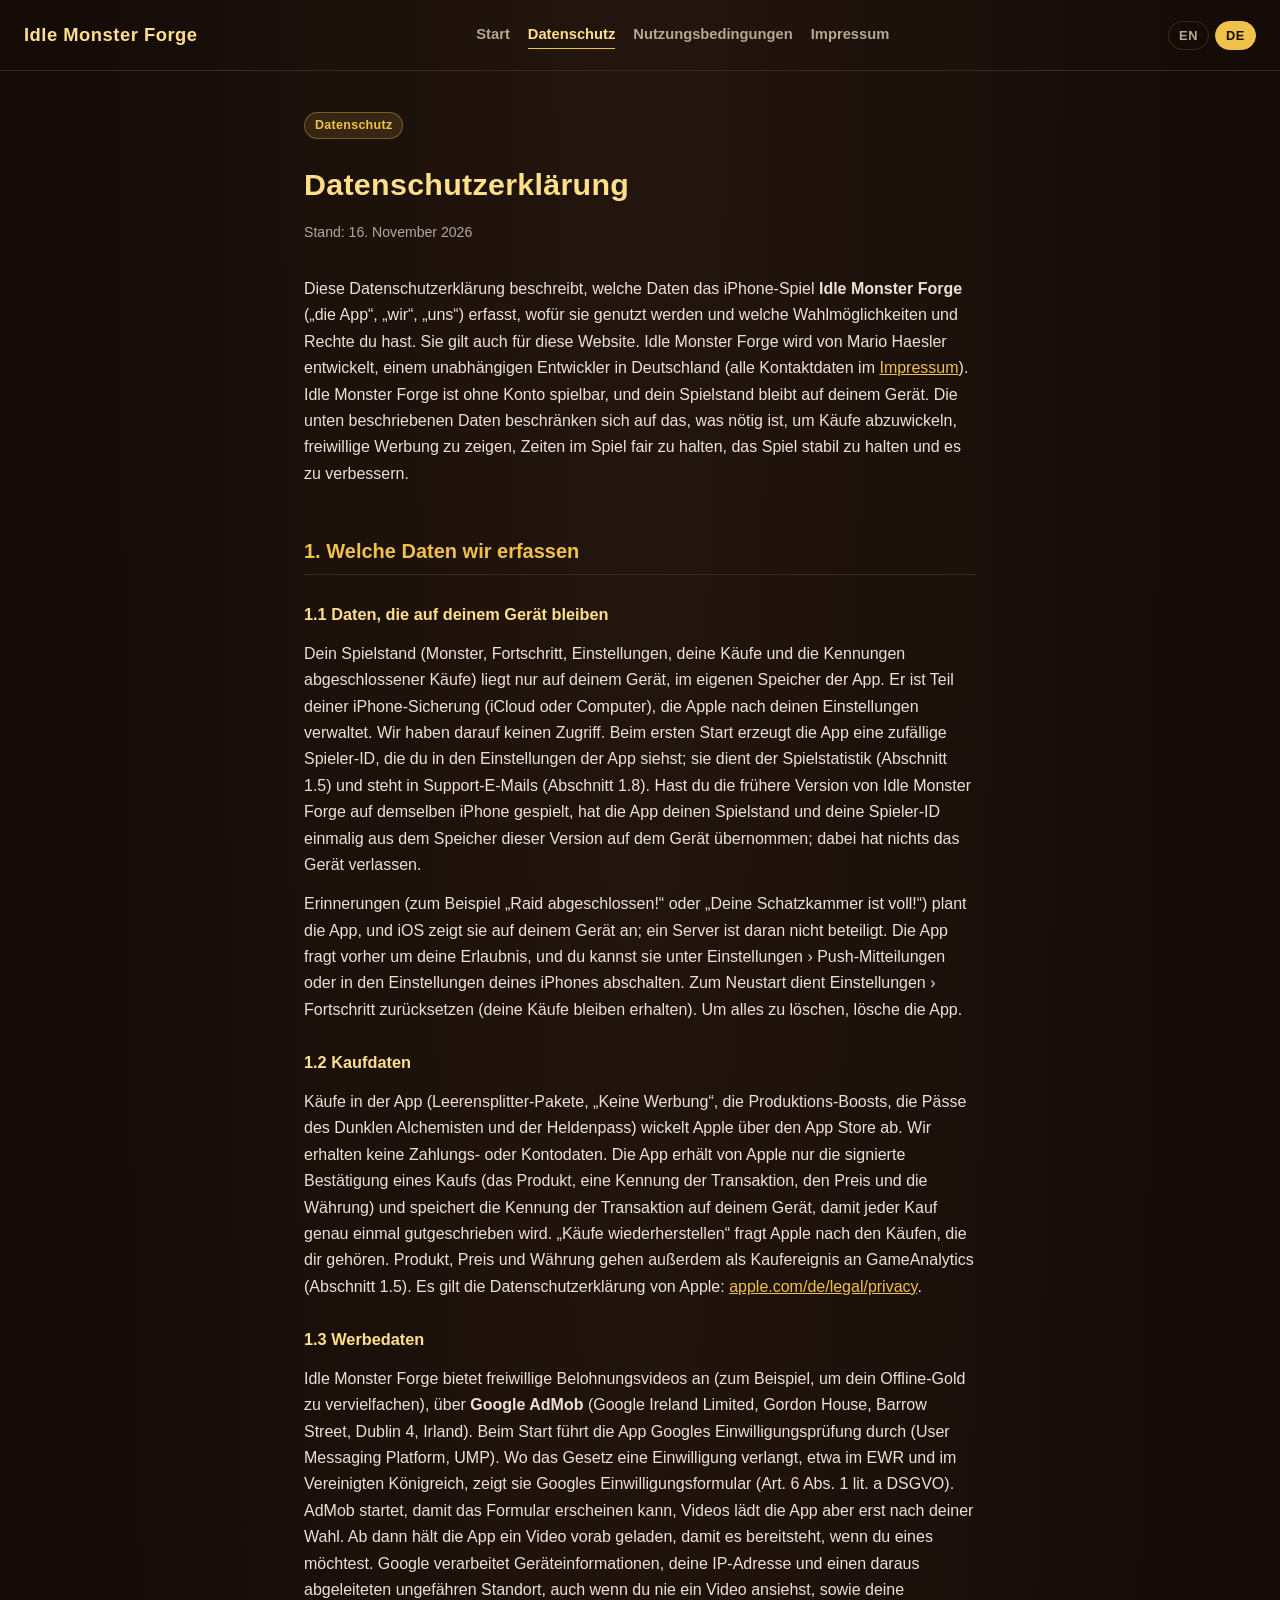
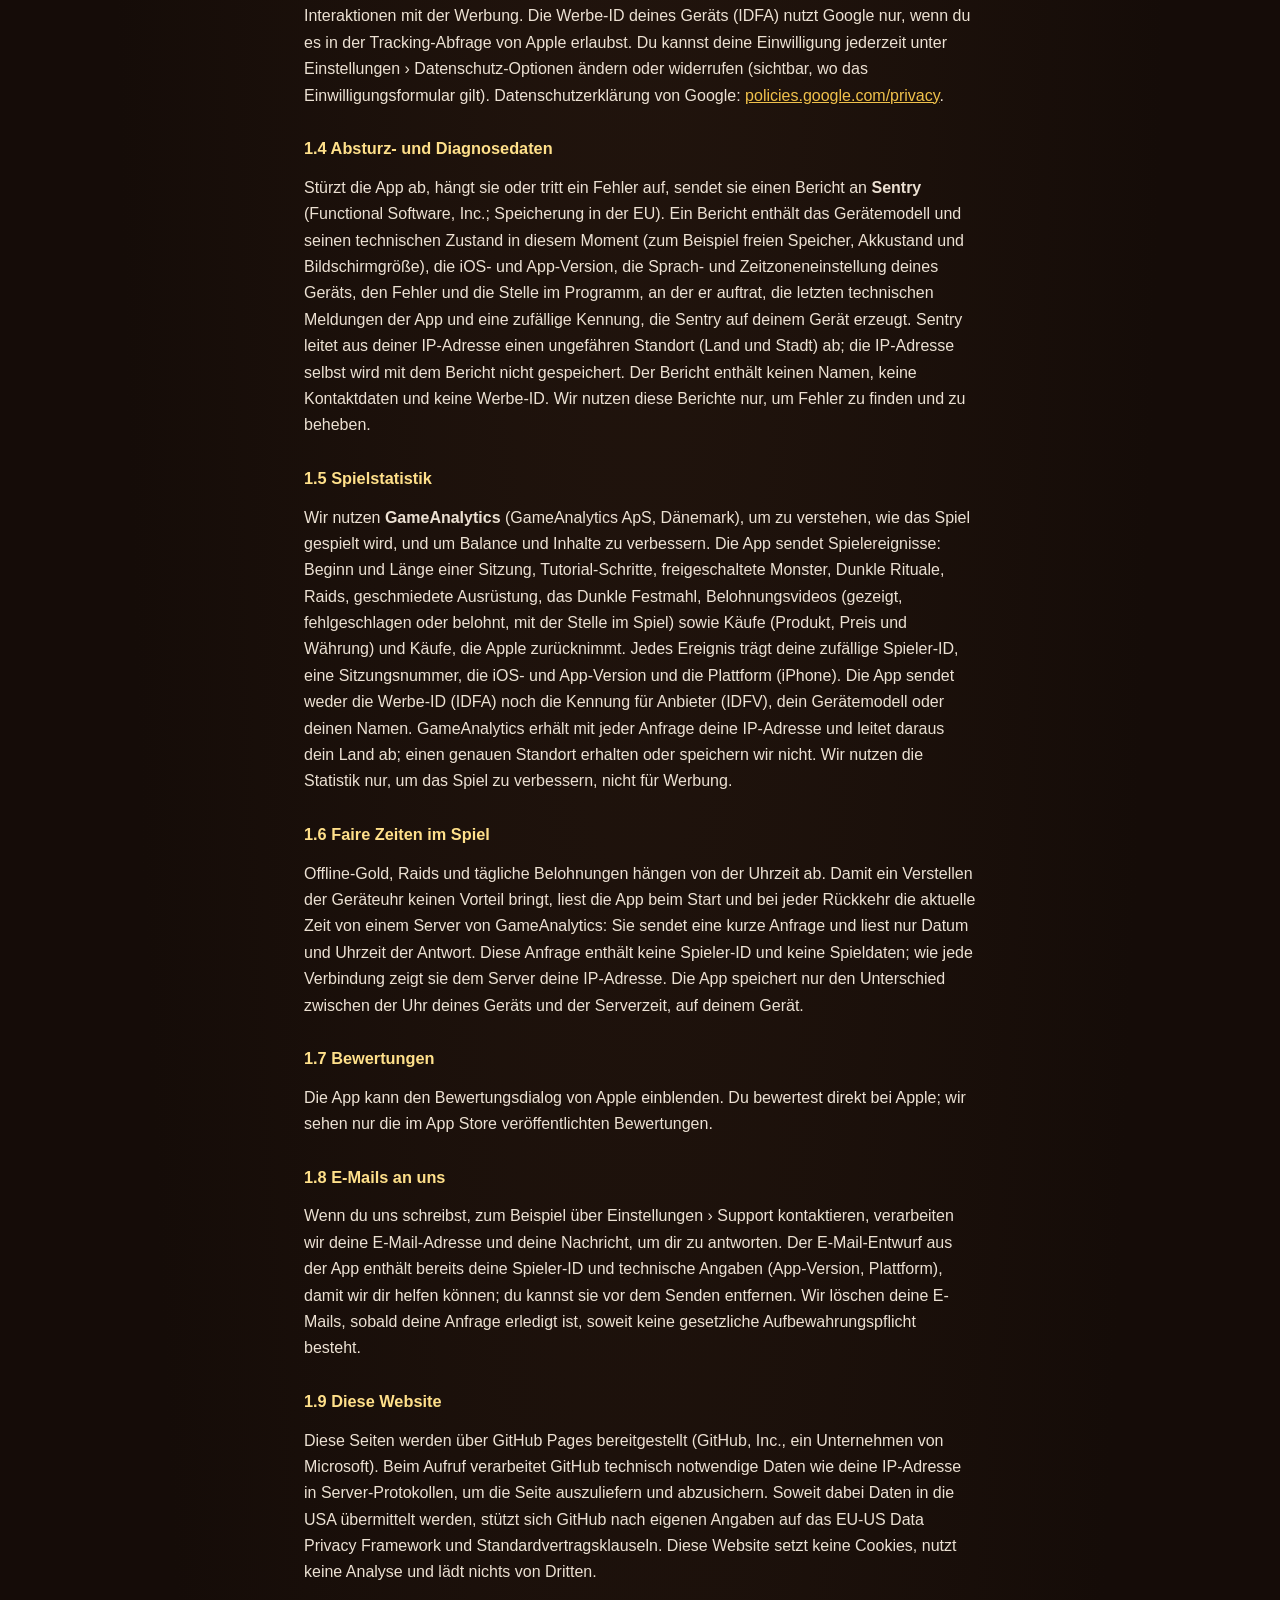
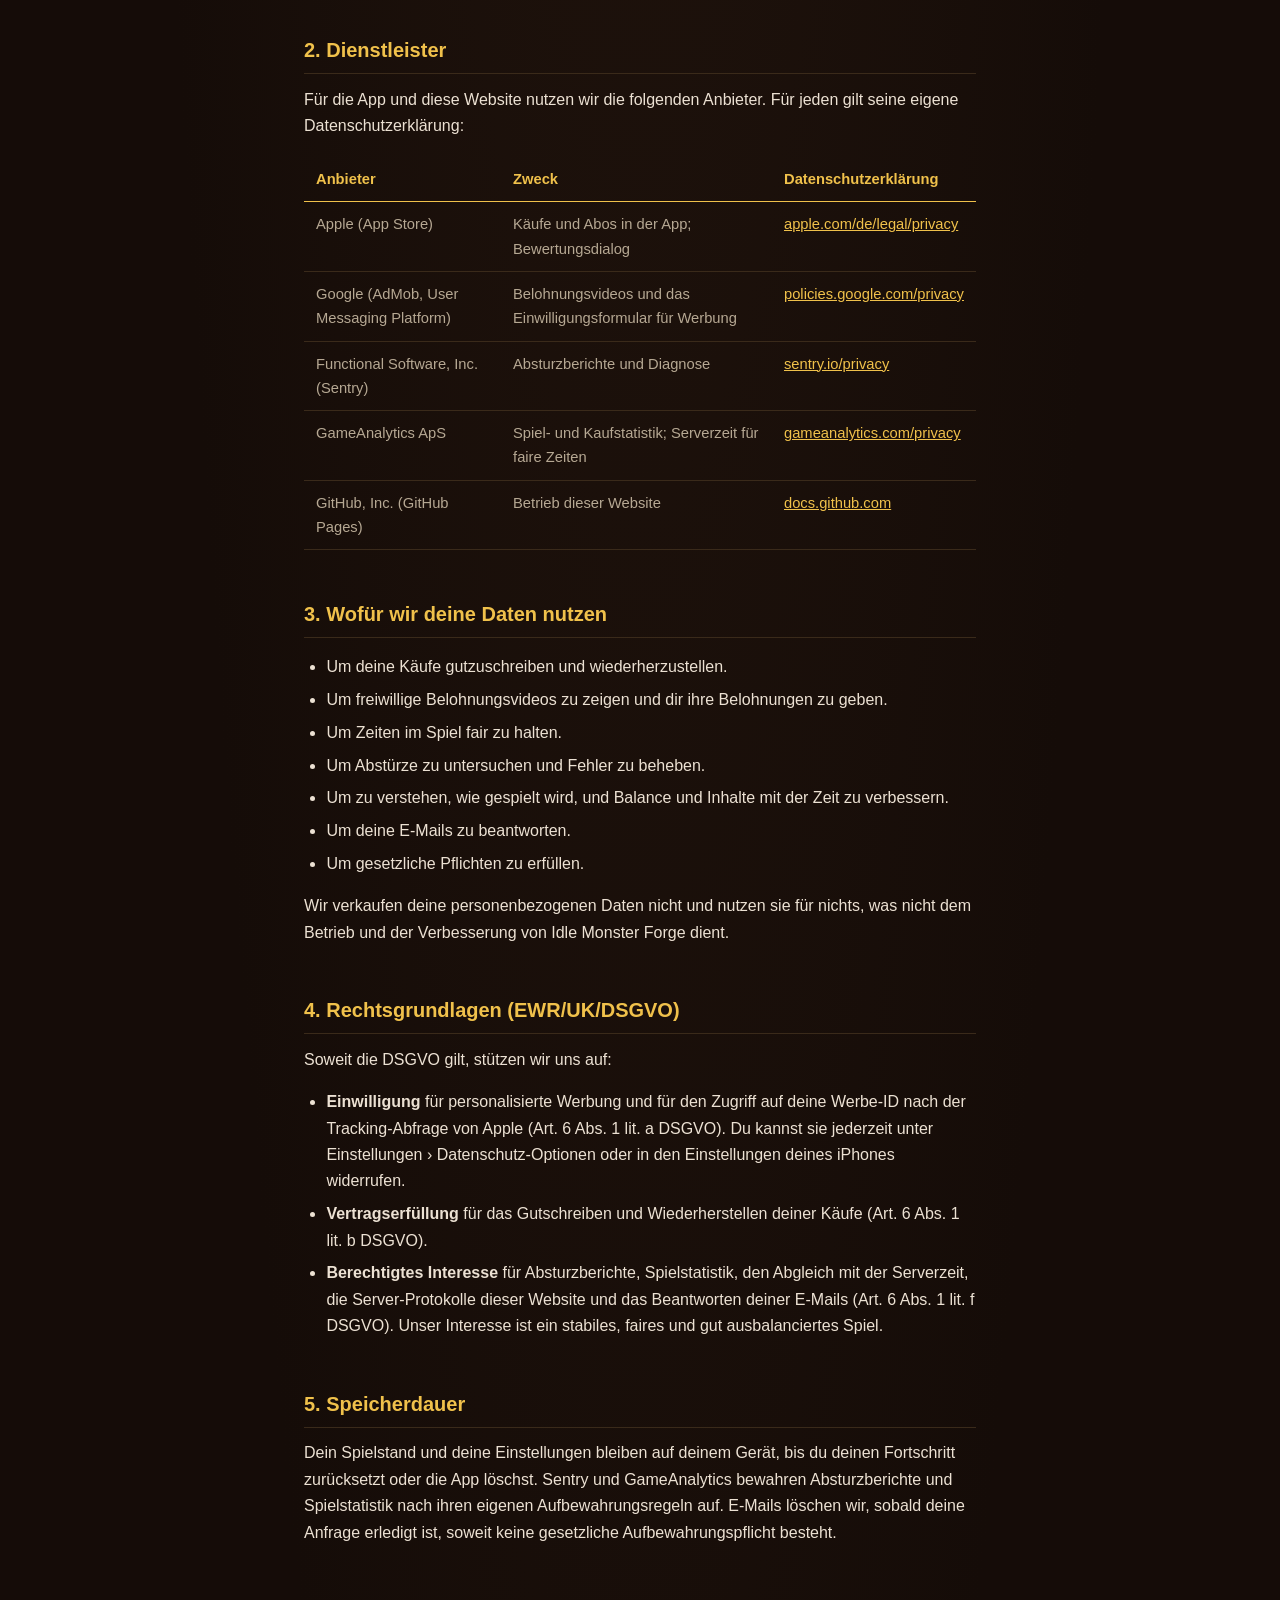
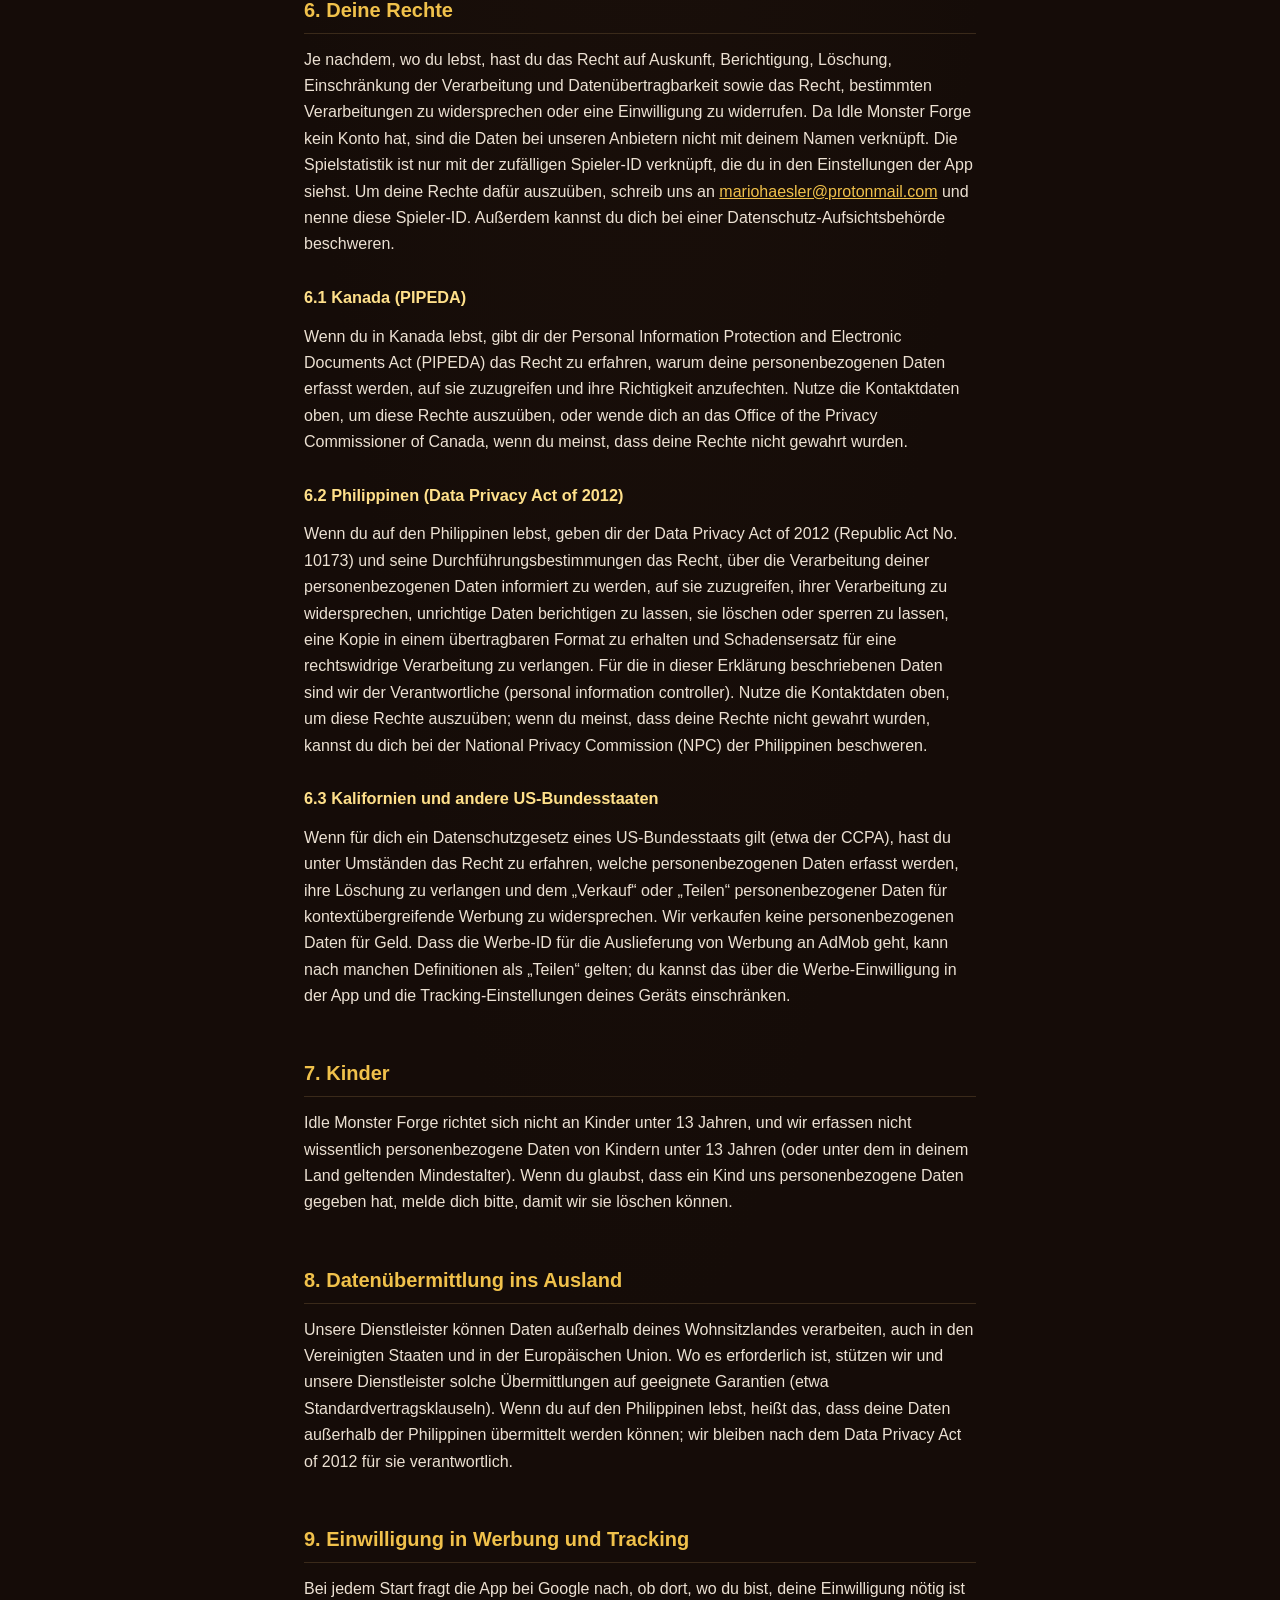
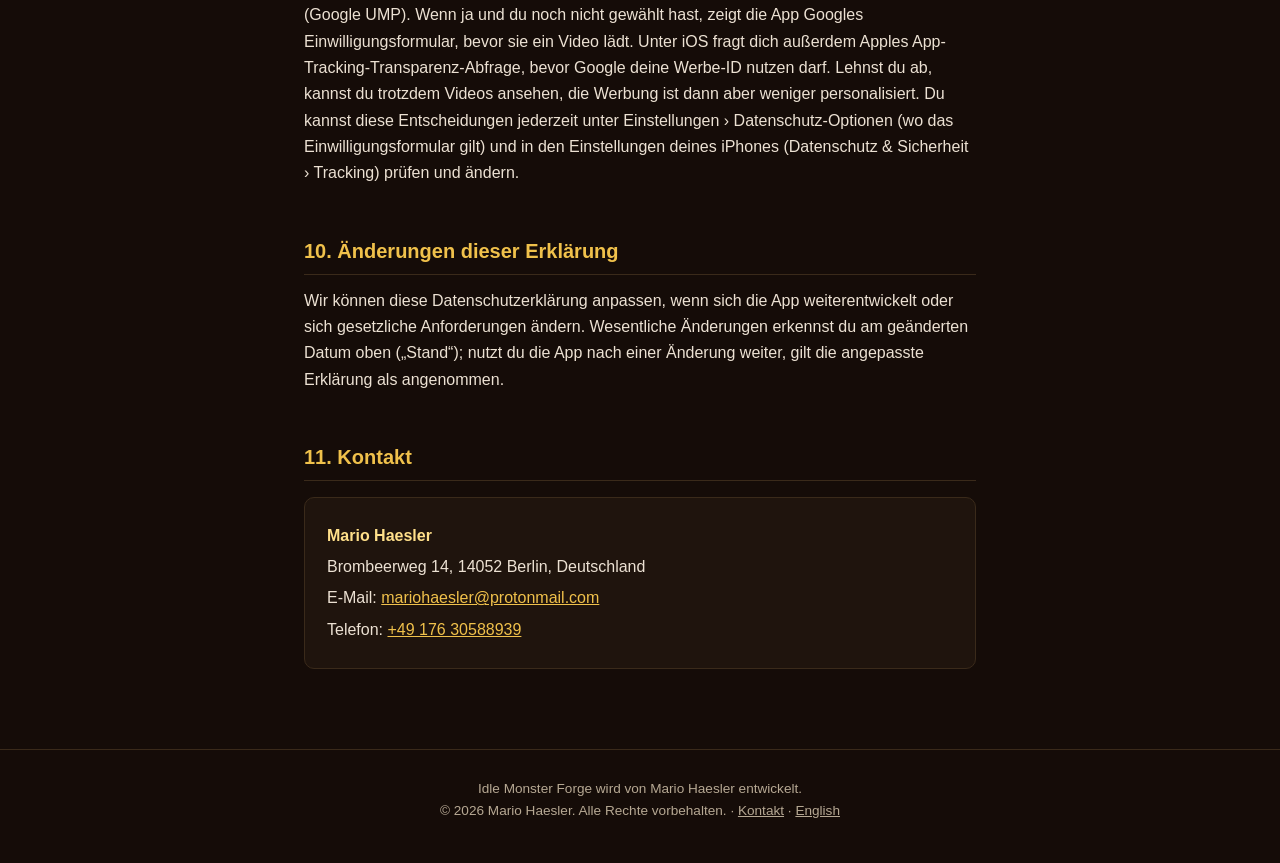
<file: de/privacy.html>
<!DOCTYPE html>
<html lang="de">
<head>
<meta charset="UTF-8">
<meta name="viewport" content="width=device-width, initial-scale=1.0">
<title>Idle Monster Forge: Datenschutzerklärung</title>
<meta name="description" content="Datenschutzerklärung für das iPhone-Spiel Idle Monster Forge und diese Website: welche Daten erfasst werden, wozu, und wie du deine Rechte ausübst.">
<link rel="alternate" hreflang="en" href="https://mario-coder-apps.github.io/idlemonsterforge-legal/privacy.html">
<link rel="alternate" hreflang="de" href="https://mario-coder-apps.github.io/idlemonsterforge-legal/de/privacy.html">
<link rel="stylesheet" href="../style.css">
</head>
<body>
<!-- The German version of ../privacy.html: same sections, same facts. Change both together. -->

<header class="site-header">
  <a href="./" class="brand">Idle Monster Forge</a>
  <nav class="site-nav">
    <a href="./">Start</a>
    <a href="privacy.html" class="active">Datenschutz</a>
    <a href="../terms.html" hreflang="en">Nutzungsbedingungen</a>
    <a href="../impressum.html">Impressum</a>
  </nav>
  <nav class="lang-switch" aria-label="Sprache">
    <a href="../privacy.html" hreflang="en" lang="en">EN</a>
    <a href="privacy.html" hreflang="de" lang="de" aria-current="true">DE</a>
  </nav>
</header>

<main class="legal-doc">
  <span class="tag">Datenschutz</span>
  <h1>Datenschutzerklärung</h1>
  <p class="effective-date">Stand: 16. November 2026</p>

  <p>
    Diese Datenschutzerklärung beschreibt, welche Daten das iPhone-Spiel <strong>Idle Monster
    Forge</strong> („die App“, „wir“, „uns“) erfasst, wofür sie genutzt werden und welche
    Wahlmöglichkeiten und Rechte du hast. Sie gilt auch für diese Website. Idle Monster Forge wird von
    Mario Haesler entwickelt, einem unabhängigen Entwickler in Deutschland (alle Kontaktdaten im
    <a href="../impressum.html">Impressum</a>). Idle Monster Forge ist ohne Konto spielbar, und dein
    Spielstand bleibt auf deinem Gerät. Die unten beschriebenen Daten beschränken sich auf das, was
    nötig ist, um Käufe abzuwickeln, freiwillige Werbung zu zeigen, Zeiten im Spiel fair zu halten,
    das Spiel stabil zu halten und es zu verbessern.
  </p>

  <h2>1. Welche Daten wir erfassen</h2>

  <h3>1.1 Daten, die auf deinem Gerät bleiben</h3>
  <p>
    Dein Spielstand (Monster, Fortschritt, Einstellungen, deine Käufe und die Kennungen
    abgeschlossener Käufe) liegt nur auf deinem Gerät, im eigenen Speicher der App. Er ist Teil deiner
    iPhone-Sicherung (iCloud oder Computer), die Apple nach deinen Einstellungen verwaltet. Wir haben
    darauf keinen Zugriff. Beim ersten Start erzeugt die App eine zufällige Spieler-ID, die du in den
    Einstellungen der App siehst; sie dient der Spielstatistik (Abschnitt 1.5) und steht in
    Support-E-Mails (Abschnitt 1.8). Hast du die
    frühere Version von Idle Monster Forge auf demselben iPhone gespielt, hat die App deinen
    Spielstand und deine Spieler-ID einmalig aus dem Speicher dieser Version auf dem Gerät übernommen;
    dabei hat nichts das Gerät verlassen.
  </p>
  <p>
    Erinnerungen (zum Beispiel „Raid abgeschlossen!“ oder „Deine Schatzkammer ist voll!“) plant die
    App, und iOS zeigt sie auf deinem Gerät an; ein Server ist daran nicht beteiligt. Die App fragt
    vorher um deine Erlaubnis, und du kannst sie unter Einstellungen &rsaquo; Push-Mitteilungen oder in
    den Einstellungen deines iPhones abschalten. Zum Neustart dient Einstellungen &rsaquo; Fortschritt
    zurücksetzen (deine Käufe bleiben erhalten). Um alles zu löschen, lösche die App.
  </p>

  <h3>1.2 Kaufdaten</h3>
  <p>
    Käufe in der App (Leerensplitter-Pakete, „Keine Werbung“, die Produktions-Boosts, die Pässe des
    Dunklen Alchemisten und der Heldenpass) wickelt Apple über den App Store ab. Wir erhalten keine
    Zahlungs- oder Kontodaten. Die App erhält von Apple nur die signierte Bestätigung eines Kaufs (das
    Produkt, eine Kennung der Transaktion, den Preis und die Währung) und speichert die Kennung der
    Transaktion auf deinem Gerät, damit jeder Kauf genau einmal gutgeschrieben wird. „Käufe
    wiederherstellen“ fragt Apple nach den Käufen, die dir gehören. Produkt, Preis und Währung gehen
    außerdem als Kaufereignis an GameAnalytics (Abschnitt 1.5). Es gilt die Datenschutzerklärung von
    Apple:
    <a href="https://www.apple.com/de/legal/privacy/" target="_blank" rel="noopener">apple.com/de/legal/privacy</a>.
  </p>

  <h3>1.3 Werbedaten</h3>
  <p>
    Idle Monster Forge bietet freiwillige Belohnungsvideos an (zum Beispiel, um dein Offline-Gold zu
    vervielfachen), über <strong>Google AdMob</strong> (Google Ireland Limited, Gordon House, Barrow
    Street, Dublin 4, Irland). Beim Start führt die App Googles Einwilligungsprüfung durch (User
    Messaging Platform, UMP). Wo das Gesetz eine Einwilligung verlangt, etwa im EWR und im Vereinigten
    Königreich, zeigt sie Googles Einwilligungsformular (Art. 6 Abs. 1 lit. a DSGVO). AdMob startet,
    damit das Formular erscheinen kann, Videos lädt die App aber erst nach deiner Wahl. Ab dann hält die
    App ein Video vorab geladen, damit es bereitsteht, wenn du
    eines möchtest. Google verarbeitet Geräteinformationen, deine IP-Adresse und einen daraus
    abgeleiteten ungefähren Standort, auch wenn du nie ein Video ansiehst, sowie deine Interaktionen
    mit der Werbung. Die Werbe-ID deines Geräts (IDFA) nutzt Google nur, wenn du es in der
    Tracking-Abfrage von Apple erlaubst. Du kannst deine Einwilligung jederzeit unter Einstellungen
    &rsaquo; Datenschutz-Optionen ändern oder widerrufen (sichtbar, wo das Einwilligungsformular gilt).
    Datenschutzerklärung von Google:
    <a href="https://policies.google.com/privacy?hl=de" target="_blank" rel="noopener">policies.google.com/privacy</a>.
  </p>

  <h3>1.4 Absturz- und Diagnosedaten</h3>
  <p>
    Stürzt die App ab, hängt sie oder tritt ein Fehler auf, sendet sie einen Bericht an
    <strong>Sentry</strong> (Functional Software, Inc.; Speicherung in der EU). Ein Bericht enthält
    das Gerätemodell und seinen technischen Zustand in diesem Moment (zum Beispiel freien Speicher,
    Akkustand und Bildschirmgröße), die iOS- und App-Version, die Sprach- und Zeitzoneneinstellung
    deines Geräts, den Fehler und die Stelle im Programm, an der er auftrat, die letzten technischen
    Meldungen der App und eine zufällige Kennung, die Sentry auf deinem Gerät erzeugt. Sentry leitet
    aus deiner IP-Adresse einen ungefähren Standort (Land und Stadt) ab; die IP-Adresse selbst wird
    mit dem Bericht nicht gespeichert. Der Bericht enthält keinen Namen, keine Kontaktdaten und keine
    Werbe-ID. Wir nutzen diese Berichte nur, um Fehler zu finden und zu beheben.
  </p>

  <h3>1.5 Spielstatistik</h3>
  <p>
    Wir nutzen <strong>GameAnalytics</strong> (GameAnalytics ApS, Dänemark), um zu verstehen, wie das
    Spiel gespielt wird, und um Balance und Inhalte zu verbessern. Die App sendet Spielereignisse:
    Beginn und Länge einer Sitzung, Tutorial-Schritte, freigeschaltete Monster, Dunkle Rituale, Raids,
    geschmiedete Ausrüstung, das Dunkle Festmahl, Belohnungsvideos (gezeigt, fehlgeschlagen oder
    belohnt, mit der Stelle im Spiel) sowie Käufe (Produkt, Preis und Währung) und Käufe, die Apple
    zurücknimmt. Jedes Ereignis trägt deine zufällige Spieler-ID, eine Sitzungsnummer, die iOS- und
    App-Version und die Plattform (iPhone). Die App sendet weder die Werbe-ID (IDFA) noch die Kennung
    für Anbieter (IDFV), dein Gerätemodell oder deinen Namen. GameAnalytics erhält mit jeder Anfrage
    deine IP-Adresse und leitet daraus dein Land ab; einen genauen Standort erhalten oder speichern
    wir nicht. Wir nutzen die Statistik nur, um das Spiel zu verbessern, nicht für Werbung.
  </p>

  <h3>1.6 Faire Zeiten im Spiel</h3>
  <p>
    Offline-Gold, Raids und tägliche Belohnungen hängen von der Uhrzeit ab. Damit ein Verstellen der
    Geräteuhr keinen Vorteil bringt, liest die App beim Start und bei jeder Rückkehr die aktuelle Zeit
    von einem Server von GameAnalytics: Sie sendet eine kurze Anfrage und liest nur Datum und Uhrzeit
    der Antwort. Diese Anfrage enthält keine Spieler-ID und keine Spieldaten; wie jede Verbindung
    zeigt sie dem Server deine IP-Adresse. Die App speichert nur den Unterschied zwischen der Uhr
    deines Geräts und der Serverzeit, auf deinem Gerät.
  </p>

  <h3>1.7 Bewertungen</h3>
  <p>
    Die App kann den Bewertungsdialog von Apple einblenden. Du bewertest direkt bei Apple; wir sehen
    nur die im App Store veröffentlichten Bewertungen.
  </p>

  <h3>1.8 E-Mails an uns</h3>
  <p>
    Wenn du uns schreibst, zum Beispiel über Einstellungen &rsaquo; Support kontaktieren, verarbeiten
    wir deine E-Mail-Adresse und deine Nachricht, um dir zu antworten. Der E-Mail-Entwurf aus der App
    enthält bereits deine Spieler-ID und technische Angaben (App-Version, Plattform), damit wir dir
    helfen können; du kannst sie vor dem Senden entfernen. Wir löschen deine E-Mails, sobald deine
    Anfrage erledigt ist, soweit keine gesetzliche Aufbewahrungspflicht besteht.
  </p>

  <h3>1.9 Diese Website</h3>
  <p>
    Diese Seiten werden über GitHub Pages bereitgestellt (GitHub, Inc., ein Unternehmen von
    Microsoft). Beim Aufruf verarbeitet GitHub technisch notwendige Daten wie deine IP-Adresse in
    Server-Protokollen, um die Seite auszuliefern und abzusichern. Soweit dabei Daten in die USA
    übermittelt werden, stützt sich GitHub nach eigenen Angaben auf das EU-US Data Privacy Framework
    und Standardvertragsklauseln. Diese Website setzt keine Cookies, nutzt keine Analyse und lädt
    nichts von Dritten.
  </p>

  <h2>2. Dienstleister</h2>
  <p>Für die App und diese Website nutzen wir die folgenden Anbieter. Für jeden gilt seine eigene Datenschutzerklärung:</p>
  <table>
    <tr><th>Anbieter</th><th>Zweck</th><th>Datenschutzerklärung</th></tr>
    <tr><td>Apple (App Store)</td><td>Käufe und Abos in der App; Bewertungsdialog</td><td><a href="https://www.apple.com/de/legal/privacy/" target="_blank" rel="noopener">apple.com/de/legal/privacy</a></td></tr>
    <tr><td>Google (AdMob, User Messaging Platform)</td><td>Belohnungsvideos und das Einwilligungsformular für Werbung</td><td><a href="https://policies.google.com/privacy?hl=de" target="_blank" rel="noopener">policies.google.com/privacy</a></td></tr>
    <tr><td>Functional Software, Inc. (Sentry)</td><td>Absturzberichte und Diagnose</td><td><a href="https://sentry.io/privacy/" target="_blank" rel="noopener">sentry.io/privacy</a></td></tr>
    <tr><td>GameAnalytics ApS</td><td>Spiel- und Kaufstatistik; Serverzeit für faire Zeiten</td><td><a href="https://gameanalytics.com/privacy" target="_blank" rel="noopener">gameanalytics.com/privacy</a></td></tr>
    <tr><td>GitHub, Inc. (GitHub Pages)</td><td>Betrieb dieser Website</td><td><a href="https://docs.github.com/de/site-policy/privacy-policies/github-general-privacy-statement" target="_blank" rel="noopener">docs.github.com</a></td></tr>
  </table>

  <h2>3. Wofür wir deine Daten nutzen</h2>
  <ul>
    <li>Um deine Käufe gutzuschreiben und wiederherzustellen.</li>
    <li>Um freiwillige Belohnungsvideos zu zeigen und dir ihre Belohnungen zu geben.</li>
    <li>Um Zeiten im Spiel fair zu halten.</li>
    <li>Um Abstürze zu untersuchen und Fehler zu beheben.</li>
    <li>Um zu verstehen, wie gespielt wird, und Balance und Inhalte mit der Zeit zu verbessern.</li>
    <li>Um deine E-Mails zu beantworten.</li>
    <li>Um gesetzliche Pflichten zu erfüllen.</li>
  </ul>
  <p>Wir verkaufen deine personenbezogenen Daten nicht und nutzen sie für nichts, was nicht dem Betrieb und der Verbesserung von Idle Monster Forge dient.</p>

  <h2>4. Rechtsgrundlagen (EWR/UK/DSGVO)</h2>
  <p>Soweit die DSGVO gilt, stützen wir uns auf:</p>
  <ul>
    <li><strong>Einwilligung</strong> für personalisierte Werbung und für den Zugriff auf deine Werbe-ID nach der Tracking-Abfrage von Apple (Art. 6 Abs. 1 lit. a DSGVO). Du kannst sie jederzeit unter Einstellungen &rsaquo; Datenschutz-Optionen oder in den Einstellungen deines iPhones widerrufen.</li>
    <li><strong>Vertragserfüllung</strong> für das Gutschreiben und Wiederherstellen deiner Käufe (Art. 6 Abs. 1 lit. b DSGVO).</li>
    <li><strong>Berechtigtes Interesse</strong> für Absturzberichte, Spielstatistik, den Abgleich mit der Serverzeit, die Server-Protokolle dieser Website und das Beantworten deiner E-Mails (Art. 6 Abs. 1 lit. f DSGVO). Unser Interesse ist ein stabiles, faires und gut ausbalanciertes Spiel.</li>
  </ul>

  <h2>5. Speicherdauer</h2>
  <p>
    Dein Spielstand und deine Einstellungen bleiben auf deinem Gerät, bis du deinen Fortschritt
    zurücksetzt oder die App löschst. Sentry und GameAnalytics bewahren Absturzberichte und
    Spielstatistik nach ihren eigenen Aufbewahrungsregeln auf. E-Mails löschen wir, sobald deine
    Anfrage erledigt ist, soweit keine gesetzliche Aufbewahrungspflicht besteht.
  </p>

  <h2>6. Deine Rechte</h2>
  <p>
    Je nachdem, wo du lebst, hast du das Recht auf Auskunft, Berichtigung, Löschung, Einschränkung der
    Verarbeitung und Datenübertragbarkeit sowie das Recht, bestimmten Verarbeitungen zu widersprechen
    oder eine Einwilligung zu widerrufen. Da Idle Monster Forge kein Konto hat, sind die Daten bei
    unseren Anbietern nicht mit deinem Namen verknüpft. Die Spielstatistik ist nur mit der zufälligen
    Spieler-ID verknüpft, die du in den Einstellungen der App siehst. Um deine Rechte dafür
    auszuüben, schreib uns an
    <a href="mailto:mariohaesler@protonmail.com">mariohaesler@protonmail.com</a> und nenne diese
    Spieler-ID. Außerdem kannst du dich bei einer Datenschutz-Aufsichtsbehörde beschweren.
  </p>

  <h3>6.1 Kanada (PIPEDA)</h3>
  <p>
    Wenn du in Kanada lebst, gibt dir der Personal Information Protection and Electronic Documents
    Act (PIPEDA) das Recht zu erfahren, warum deine personenbezogenen Daten erfasst werden, auf sie
    zuzugreifen und ihre Richtigkeit anzufechten. Nutze die Kontaktdaten oben, um diese Rechte
    auszuüben, oder wende dich an das Office of the Privacy Commissioner of Canada, wenn du meinst,
    dass deine Rechte nicht gewahrt wurden.
  </p>

  <h3>6.2 Philippinen (Data Privacy Act of 2012)</h3>
  <p>
    Wenn du auf den Philippinen lebst, geben dir der Data Privacy Act of 2012 (Republic Act No. 10173)
    und seine Durchführungsbestimmungen das Recht, über die Verarbeitung deiner personenbezogenen
    Daten informiert zu werden, auf sie zuzugreifen, ihrer Verarbeitung zu widersprechen, unrichtige
    Daten berichtigen zu lassen, sie löschen oder sperren zu lassen, eine Kopie in einem
    übertragbaren Format zu erhalten und Schadensersatz für eine rechtswidrige Verarbeitung zu
    verlangen. Für die in dieser Erklärung beschriebenen Daten sind wir der Verantwortliche
    (personal information controller). Nutze die Kontaktdaten oben, um diese Rechte auszuüben; wenn
    du meinst, dass deine Rechte nicht gewahrt wurden, kannst du dich bei der National Privacy
    Commission (NPC) der Philippinen beschweren.
  </p>

  <h3>6.3 Kalifornien und andere US-Bundesstaaten</h3>
  <p>
    Wenn für dich ein Datenschutzgesetz eines US-Bundesstaats gilt (etwa der CCPA), hast du unter
    Umständen das Recht zu erfahren, welche personenbezogenen Daten erfasst werden, ihre Löschung zu
    verlangen und dem „Verkauf“ oder „Teilen“ personenbezogener Daten für kontextübergreifende Werbung
    zu widersprechen. Wir verkaufen keine personenbezogenen Daten für Geld. Dass die Werbe-ID für die
    Auslieferung von Werbung an AdMob geht, kann nach manchen Definitionen als „Teilen“ gelten; du
    kannst das über die Werbe-Einwilligung in der App und die Tracking-Einstellungen deines Geräts
    einschränken.
  </p>

  <h2>7. Kinder</h2>
  <p>
    Idle Monster Forge richtet sich nicht an Kinder unter 13 Jahren, und wir erfassen nicht wissentlich
    personenbezogene Daten von Kindern unter 13 Jahren (oder unter dem in deinem Land geltenden
    Mindestalter). Wenn du glaubst, dass ein Kind uns personenbezogene Daten gegeben hat, melde dich
    bitte, damit wir sie löschen können.
  </p>

  <h2>8. Datenübermittlung ins Ausland</h2>
  <p>
    Unsere Dienstleister können Daten außerhalb deines Wohnsitzlandes verarbeiten, auch in den
    Vereinigten Staaten und in der Europäischen Union. Wo es erforderlich ist, stützen wir und unsere
    Dienstleister solche Übermittlungen auf geeignete Garantien (etwa Standardvertragsklauseln). Wenn
    du auf den Philippinen lebst, heißt das, dass deine Daten außerhalb der Philippinen übermittelt
    werden können; wir bleiben nach dem Data Privacy Act of 2012 für sie verantwortlich.
  </p>

  <h2>9. Einwilligung in Werbung und Tracking</h2>
  <p>
    Bei jedem Start fragt die App bei Google nach, ob dort, wo du bist, deine Einwilligung nötig ist
    (Google UMP). Wenn ja und du noch nicht gewählt hast, zeigt die App Googles Einwilligungsformular,
    bevor sie ein Video lädt. Unter
    iOS fragt dich außerdem Apples App-Tracking-Transparenz-Abfrage, bevor Google deine Werbe-ID nutzen
    darf. Lehnst du ab, kannst du trotzdem Videos ansehen, die Werbung ist dann aber weniger
    personalisiert. Du kannst diese Entscheidungen jederzeit unter Einstellungen &rsaquo;
    Datenschutz-Optionen (wo das Einwilligungsformular gilt) und in den Einstellungen deines iPhones
    (Datenschutz &amp; Sicherheit &rsaquo; Tracking) prüfen und ändern.
  </p>

  <h2>10. Änderungen dieser Erklärung</h2>
  <p>
    Wir können diese Datenschutzerklärung anpassen, wenn sich die App weiterentwickelt oder sich
    gesetzliche Anforderungen ändern. Wesentliche Änderungen erkennst du am geänderten Datum oben
    („Stand“); nutzt du die App nach einer Änderung weiter, gilt die angepasste Erklärung als
    angenommen.
  </p>

  <h2>11. Kontakt</h2>
  <div class="contact-block">
    <p><strong>Mario Haesler</strong></p>
    <p>Brombeerweg 14, 14052 Berlin, Deutschland</p>
    <p>E-Mail: <a href="mailto:mariohaesler@protonmail.com">mariohaesler@protonmail.com</a></p>
    <p>Telefon: <a href="tel:+4917630588939">+49 176 30588939</a></p>
  </div>
</main>

<footer class="site-footer">
  Idle Monster Forge wird von Mario Haesler entwickelt.<br>
  &copy; 2026 Mario Haesler. Alle Rechte vorbehalten. &middot;
  <a href="mailto:mariohaesler@protonmail.com">Kontakt</a> &middot;
  <a href="../privacy.html" hreflang="en" lang="en">English</a>
</footer>

</body>
</html>
</file>
<file: style.css>
:root {
  --bg: #150c08;
  --bg-panel: #1f140d;
  --border: #3a2a1a;
  --gold: #f0c14b;
  --gold-light: #ffe08a;
  --text: #ece1d3;
  --text-dim: #b6a893;
  --link: #f0c14b;
  --max-width: 780px;
}

* { box-sizing: border-box; }

html { scroll-behavior: smooth; }

body {
  margin: 0;
  background: radial-gradient(ellipse at top, #24160e 0%, var(--bg) 60%);
  color: var(--text);
  font-family: -apple-system, BlinkMacSystemFont, "Segoe UI", Roboto, Helvetica, Arial, sans-serif;
  line-height: 1.65;
  font-size: 16px;
}

header.site-header {
  border-bottom: 1px solid var(--border);
  padding: 20px 24px;
  display: flex;
  align-items: center;
  justify-content: space-between;
  flex-wrap: wrap;
  gap: 12px;
}

.brand {
  display: flex;
  align-items: center;
  gap: 10px;
  text-decoration: none;
  color: var(--gold-light);
  font-weight: 800;
  font-size: 1.15rem;
  letter-spacing: 0.5px;
}

.brand .glyph { font-size: 1.4rem; }

nav.site-nav { display: flex; gap: 18px; flex-wrap: wrap; }

nav.site-nav a {
  color: var(--text-dim);
  text-decoration: none;
  font-size: 0.92rem;
  font-weight: 600;
  border-bottom: 1px solid transparent;
  padding-bottom: 2px;
  transition: color 0.15s, border-color 0.15s;
}

nav.site-nav a:hover, nav.site-nav a.active {
  color: var(--gold-light);
  border-bottom-color: var(--gold);
}

main {
  max-width: var(--max-width);
  margin: 0 auto;
  padding: 40px 24px 80px;
}

main.legal-doc { max-width: 720px; }

h1 {
  color: var(--gold-light);
  font-size: 1.9rem;
  margin-bottom: 4px;
  letter-spacing: 0.3px;
}

.effective-date {
  color: var(--text-dim);
  font-size: 0.88rem;
  margin-bottom: 32px;
}

h2 {
  color: var(--gold);
  font-size: 1.25rem;
  margin-top: 2.4em;
  margin-bottom: 0.6em;
  border-bottom: 1px solid var(--border);
  padding-bottom: 6px;
}

h3 {
  color: var(--gold-light);
  font-size: 1.02rem;
  margin-top: 1.6em;
  margin-bottom: 0.4em;
}

p, li { color: var(--text); }
p { margin: 0.8em 0; }

a { color: var(--link); }
a:hover { color: var(--gold-light); }

ul, ol { padding-left: 1.4em; }
li { margin: 0.4em 0; }

.card {
  background: var(--bg-panel);
  border: 1px solid var(--border);
  border-radius: 10px;
  padding: 18px 20px;
  margin: 1.2em 0;
}

table {
  width: 100%;
  border-collapse: collapse;
  margin: 1.2em 0;
  font-size: 0.92rem;
}

th, td {
  text-align: left;
  padding: 10px 12px;
  border-bottom: 1px solid var(--border);
  vertical-align: top;
}

th {
  color: var(--gold);
  font-weight: 700;
  border-bottom: 1px solid var(--gold);
}

td { color: var(--text-dim); }

.tag {
  display: inline-block;
  background: rgba(240, 193, 75, 0.12);
  color: var(--gold);
  border: 1px solid rgba(240, 193, 75, 0.35);
  border-radius: 999px;
  padding: 2px 10px;
  font-size: 0.78rem;
  font-weight: 700;
  letter-spacing: 0.3px;
}

.contact-block {
  background: var(--bg-panel);
  border: 1px solid var(--border);
  border-radius: 10px;
  padding: 20px 22px;
  margin-top: 1em;
}
.contact-block p { margin: 0.3em 0; }
.contact-block strong { color: var(--gold-light); }

footer.site-footer {
  border-top: 1px solid var(--border);
  padding: 28px 24px 40px;
  text-align: center;
  color: var(--text-dim);
  font-size: 0.85rem;
}
footer.site-footer a { color: var(--text-dim); }
footer.site-footer a:hover { color: var(--gold-light); }

.hero {
  text-align: center;
  padding: 60px 24px 20px;
}
.hero .glyph-big { font-size: 3.2rem; }
.hero h1 { font-size: 2.4rem; margin: 12px 0 8px; }
.hero p.tagline { color: var(--text-dim); font-size: 1.05rem; max-width: 520px; margin: 0 auto; }
.store-button {
  display: inline-block;
  margin-top: 28px;
  padding: 14px 28px;
  border-radius: 12px;
  background: linear-gradient(180deg, var(--gold-light) 0%, var(--gold) 100%);
  color: var(--bg);
  font-weight: 700;
  font-size: 1.05rem;
  text-decoration: none;
  transition: transform 0.15s, filter 0.15s;
}
.store-button:hover { color: var(--bg); filter: brightness(1.08); transform: translateY(-2px); }

.iab {
  max-width: 460px;
  margin: 22px auto 0;
  padding: 16px 18px;
  border: 1px solid var(--border);
  border-radius: 12px;
  background: var(--bg-panel);
  font-size: 0.95rem;
}
.iab[hidden] { display: none; }
.iab p { margin: 0 0 12px; }
.store-button[hidden] { display: none; }
.iab { position: relative; text-align: left; }
.iab-title { font-weight: 700; font-size: 1.1rem; color: var(--gold-light); }
.iab ol { margin: 0 0 14px; padding-left: 22px; line-height: 1.7; }
.iab-arrow {
  position: fixed;
  top: 6px;
  right: 14px;
  font-size: 2.6rem;
  line-height: 1;
  color: var(--gold-light);
  animation: iab-nudge 1.2s ease-in-out infinite;
}
@keyframes iab-nudge { 50% { transform: translate(4px, -4px); } }
.iab-button {
  display: block;
  width: 100%;
  margin-top: 8px;
  padding: 12px 16px;
  border: 1px solid var(--gold);
  border-radius: 10px;
  background: transparent;
  color: var(--gold-light);
  font: inherit;
  font-weight: 700;
  text-align: center;
  text-decoration: none;
  cursor: pointer;
}

.link-grid {
  display: grid;
  grid-template-columns: repeat(auto-fit, minmax(200px, 1fr));
  gap: 16px;
  margin-top: 40px;
}
.link-grid a.link-card {
  background: var(--bg-panel);
  border: 1px solid var(--border);
  border-radius: 12px;
  padding: 22px;
  text-decoration: none;
  color: var(--text);
  transition: border-color 0.15s, transform 0.15s;
  display: block;
}
.link-grid a.link-card:hover {
  border-color: var(--gold);
  transform: translateY(-2px);
}
.link-grid a.link-card .link-title {
  color: var(--gold-light);
  font-weight: 700;
  font-size: 1.05rem;
  margin-bottom: 6px;
  display: block;
}
.link-grid a.link-card .link-desc {
  color: var(--text-dim);
  font-size: 0.88rem;
}

@media (prefers-color-scheme: light) {
  /* Bewusst dunkel gehalten (Fantasy-Branding) — kein Light-Theme-Override */
}

/* 2026-11-08: the studio page (Cavebeer Entertainment) links here; the way back and the app's icon in the hero. */
.studio-back {
  display: block;
  padding: 10px 24px 0;
  color: var(--text-dim);
  font-size: 0.85rem;
  font-weight: 700;
  text-decoration: none;
}
.studio-back:hover { color: var(--gold-light); }
.hero .app-icon {
  width: 104px;
  height: 104px;
  border-radius: 24px;
  border: 1px solid rgba(240, 193, 75, 0.45);
  box-shadow: 0 0 34px rgba(240, 193, 75, 0.28), 0 10px 24px rgba(0, 0, 0, 0.5);
}
.hero h1 { margin-top: 18px; line-height: 1.15; }

/* 2026-11-16: the home page became a content page about the game (English here, German in de/). Every rule below is
   scoped to body.app-page, so the legal pages keep their look. */
.app-page h1, .app-page h2, .app-page h3, .app-page p, .app-page li { overflow-wrap: break-word; }
.app-page header.site-header { gap: 10px 18px; }
.lang-switch { display: flex; gap: 6px; }
.lang-switch a {
  color: var(--text-dim);
  text-decoration: none;
  font-size: 0.8rem;
  font-weight: 800;
  letter-spacing: 0.6px;
  padding: 3px 10px;
  border: 1px solid var(--border);
  border-radius: 999px;
}
.lang-switch a:hover { color: var(--gold-light); border-color: var(--gold); }
.lang-switch a[aria-current] { color: var(--bg); background: var(--gold); border-color: var(--gold); }

.app-page .hero { padding-top: 44px; }
.app-page .hero p.tagline { max-width: 560px; }
.hero .platform { margin: 14px 0 0; color: var(--text-dim); font-size: 0.86rem; font-weight: 600; }

main.content { padding-top: 12px; }
main.content > section:first-child h2 { margin-top: 1.2em; }
.content section { scroll-margin-top: 16px; }

.shots {
  display: grid;
  grid-template-columns: repeat(3, minmax(0, 1fr));
  gap: 16px;
  margin: 1.2em 0 0;
}
.shots figure { margin: 0; }
.shots img {
  display: block;
  width: 100%;
  height: auto;
  border-radius: 14px;
  border: 1px solid var(--border);
  background: var(--bg-panel);
  box-shadow: 0 8px 20px rgba(0, 0, 0, 0.45);
}
.shots figcaption {
  margin-top: 8px;
  color: var(--text-dim);
  font-size: 0.82rem;
  line-height: 1.4;
  text-align: center;
}

ol.steps { list-style: none; padding: 0; counter-reset: step; }
ol.steps li {
  counter-increment: step;
  position: relative;
  padding: 2px 0 2px 44px;
  margin: 0.9em 0;
}
ol.steps li::before {
  content: counter(step);
  position: absolute;
  left: 0;
  top: 2px;
  width: 30px;
  height: 30px;
  border-radius: 50%;
  border: 1px solid rgba(240, 193, 75, 0.55);
  background: rgba(240, 193, 75, 0.1);
  color: var(--gold-light);
  font-weight: 800;
  font-size: 0.9rem;
  line-height: 28px;
  text-align: center;
}
.app-page strong { color: var(--gold-light); }

ul.monster-list {
  list-style: none;
  padding: 0;
  display: grid;
  grid-template-columns: repeat(auto-fit, minmax(230px, 1fr));
  gap: 10px;
  margin: 1.2em 0;
}
ul.monster-list li {
  margin: 0;
  padding: 12px 14px;
  background: var(--bg-panel);
  border: 1px solid var(--border);
  border-radius: 10px;
  font-size: 0.94rem;
  line-height: 1.5;
}
ul.monster-list strong { display: block; margin-bottom: 2px; }

.faq-item { border-bottom: 1px solid var(--border); padding-bottom: 6px; }
.faq-item h3 { margin-top: 1.3em; }
.faq-item p { color: var(--text-dim); }

.app-page .contact-block a { font-weight: 700; }
.app-page .link-grid { margin-top: 20px; }

@media (max-width: 600px) {
  .app-page header.site-header { padding: 14px 16px; }
  .app-page .studio-back { padding: 10px 16px 0; }
  .app-page .hero { padding: 32px 16px 8px; }
  .app-page .hero h1 { font-size: 2.1rem; }
  .app-page main { padding: 8px 16px 64px; }
  .app-page footer.site-footer { padding: 24px 16px 36px; }
  .shots { grid-template-columns: repeat(2, minmax(0, 1fr)); gap: 12px; }
  .app-page nav.site-nav { gap: 10px 14px; }
}
</file>
